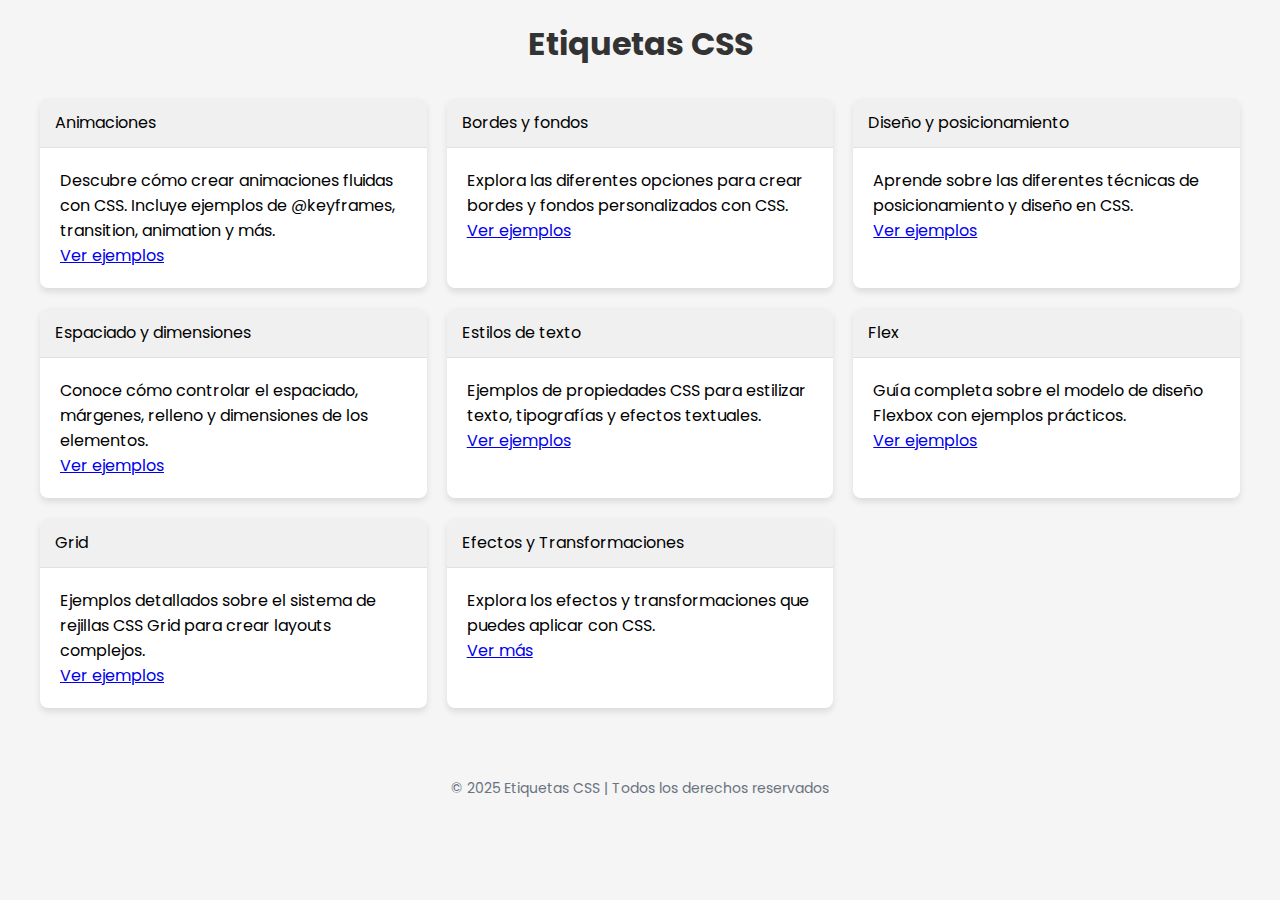
<file: index.html>
<!DOCTYPE html>
<html lang="en">
<head>
    <meta charset="UTF-8">
    <meta name="viewport" content="width=device-width, initial-scale=1.0">
    <title>Etiquetas CSS</title>
    <link rel="stylesheet" href="style.css">
</head>
<body>
    <div class="container">
        <h1>Etiquetas CSS</h1>
        
        <div class="cards-container">
            <div class="card">
                <div class="card-title">Animaciones</div>
                <div class="card-content">
                    <p>Descubre cómo crear animaciones fluidas con CSS. Incluye ejemplos de @keyframes, transition, animation y más.</p>
                    <a href="animaciones.html">Ver ejemplos</a>
                </div>
            </div>
            
            <div class="card">
                <div class="card-title">Bordes y fondos</div>
                <div class="card-content">
                    <p>Explora las diferentes opciones para crear bordes y fondos personalizados con CSS.</p>
                    <a href="bordesyfondos.html">Ver ejemplos</a>
                </div>
            </div>
            
            <div class="card">
                <div class="card-title">Diseño y posicionamiento</div>
                <div class="card-content">
                    <p>Aprende sobre las diferentes técnicas de posicionamiento y diseño en CSS.</p>
                    <a href="diseñoyposi.html">Ver ejemplos</a>
                </div>
            </div>
            
            <div class="card">
                <div class="card-title">Espaciado y dimensiones</div>
                <div class="card-content">
                    <p>Conoce cómo controlar el espaciado, márgenes, relleno y dimensiones de los elementos.</p>
                    <a href="espaciadoydim.html">Ver ejemplos</a>
                </div>
            </div>
            
            <div class="card">
                <div class="card-title">Estilos de texto</div>
                <div class="card-content">
                    <p>Ejemplos de propiedades CSS para estilizar texto, tipografías y efectos textuales.</p>
                    <a href="estilosdetexto.html">Ver ejemplos</a>
                </div>
            </div>
            
            <div class="card">
                <div class="card-title">Flex</div>
                <div class="card-content">
                    <p>Guía completa sobre el modelo de diseño Flexbox con ejemplos prácticos.</p>
                    <a href="flex.html">Ver ejemplos</a>
                </div>
            </div>
            
            <div class="card">
                <div class="card-title">Grid</div>
                <div class="card-content">
                    <p>Ejemplos detallados sobre el sistema de rejillas CSS Grid para crear layouts complejos.</p>
                    <a href="grid.html">Ver ejemplos</a>
                </div>
            </div>
        

            <div class="card">
                <div class="card-title">Efectos y Transformaciones</div>
                <div class="card-content">
                    <p>Explora los efectos y transformaciones que puedes aplicar con CSS.</p>
                    <a href="Efectos/efectos.html">Ver más</a>
                </div>
            </div>
        </div>
    </div>
    
    <footer>
        <p>&copy; 2025 Etiquetas CSS | Todos los derechos reservados</p>
    </footer>
</body>
</html>
</file>
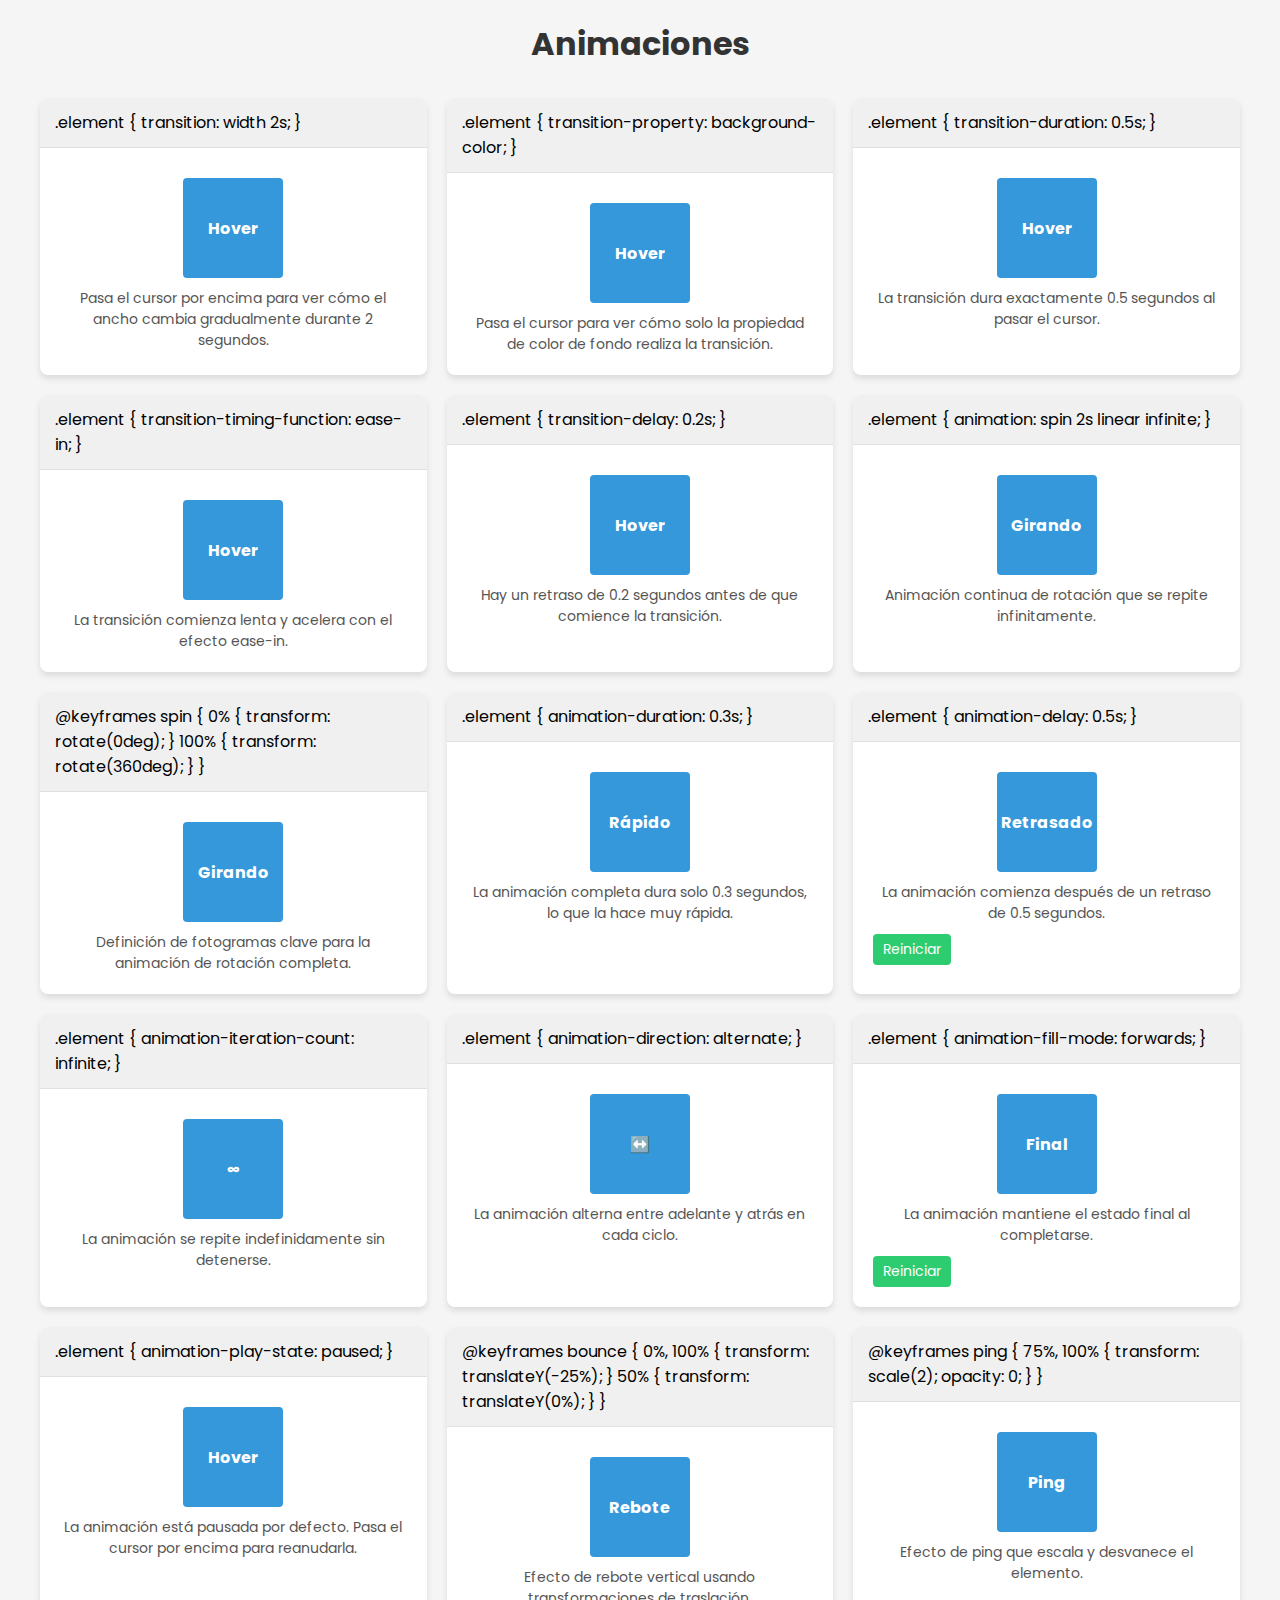
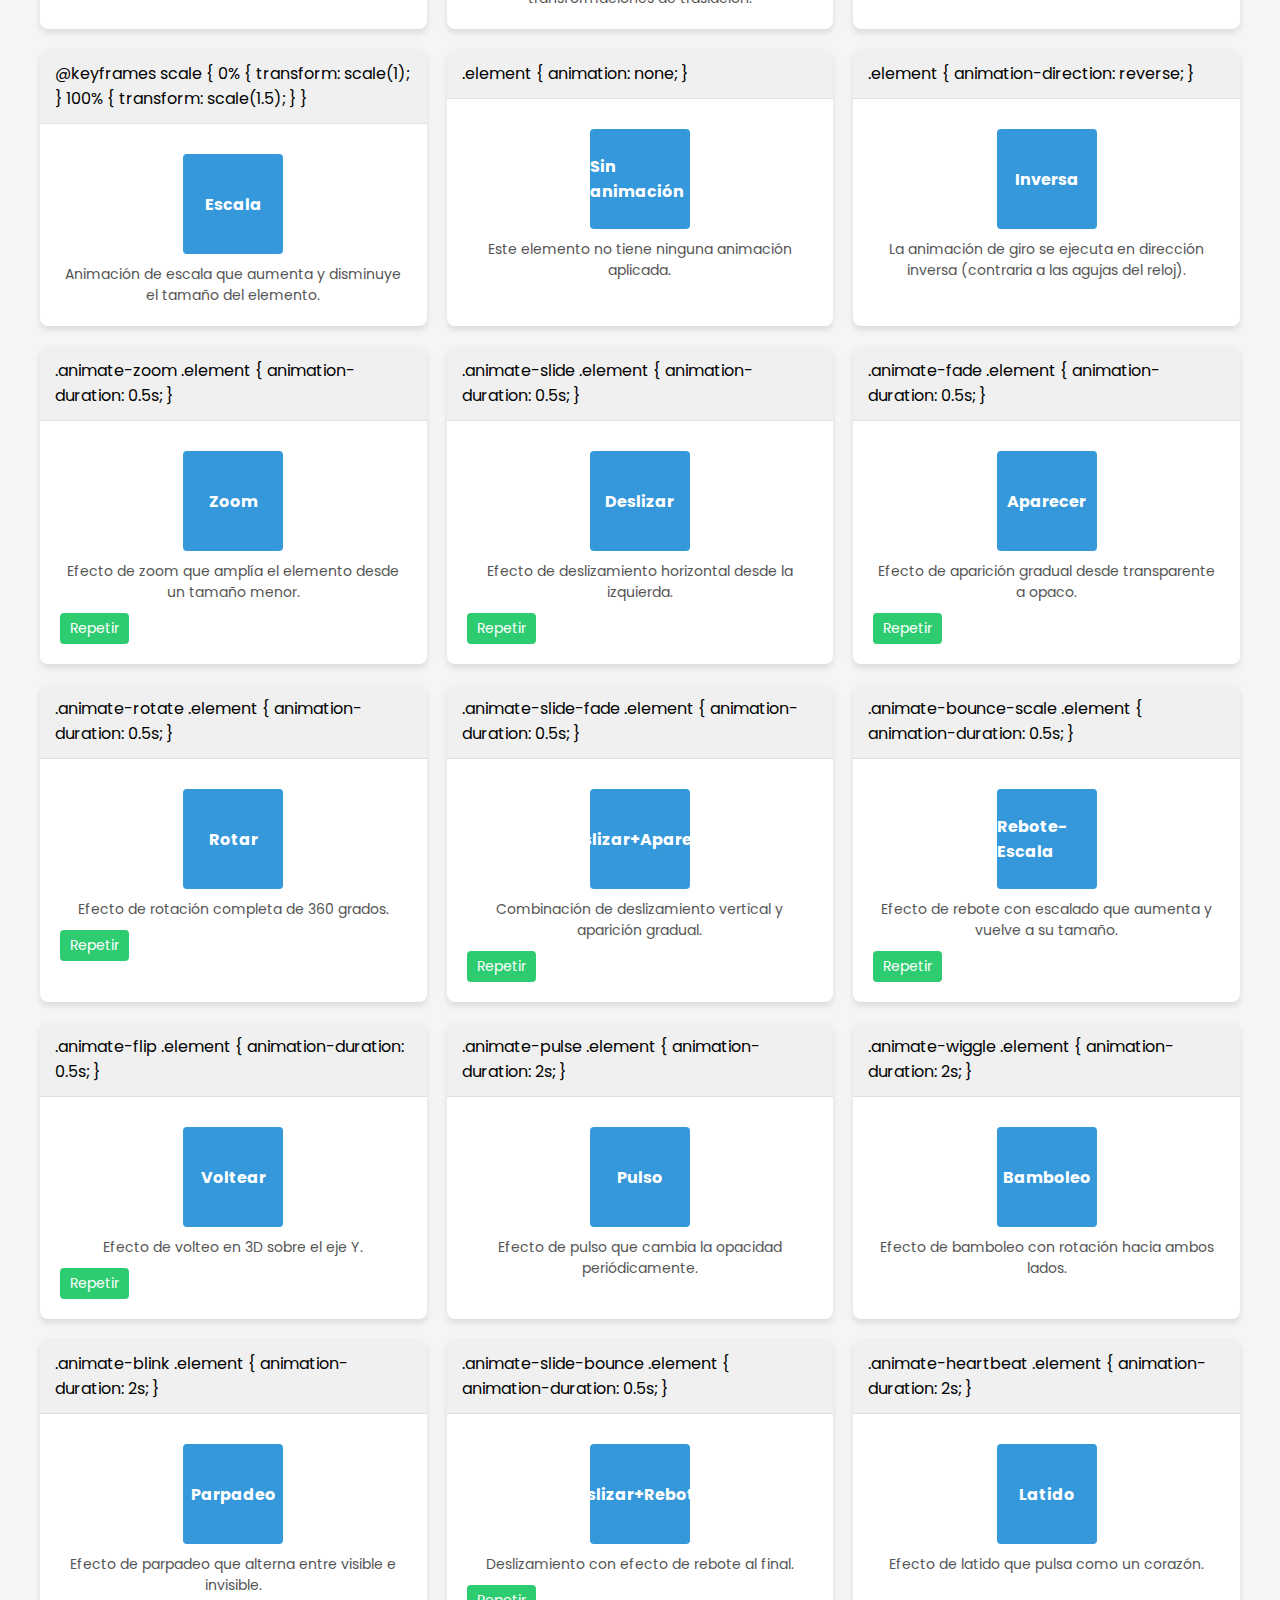
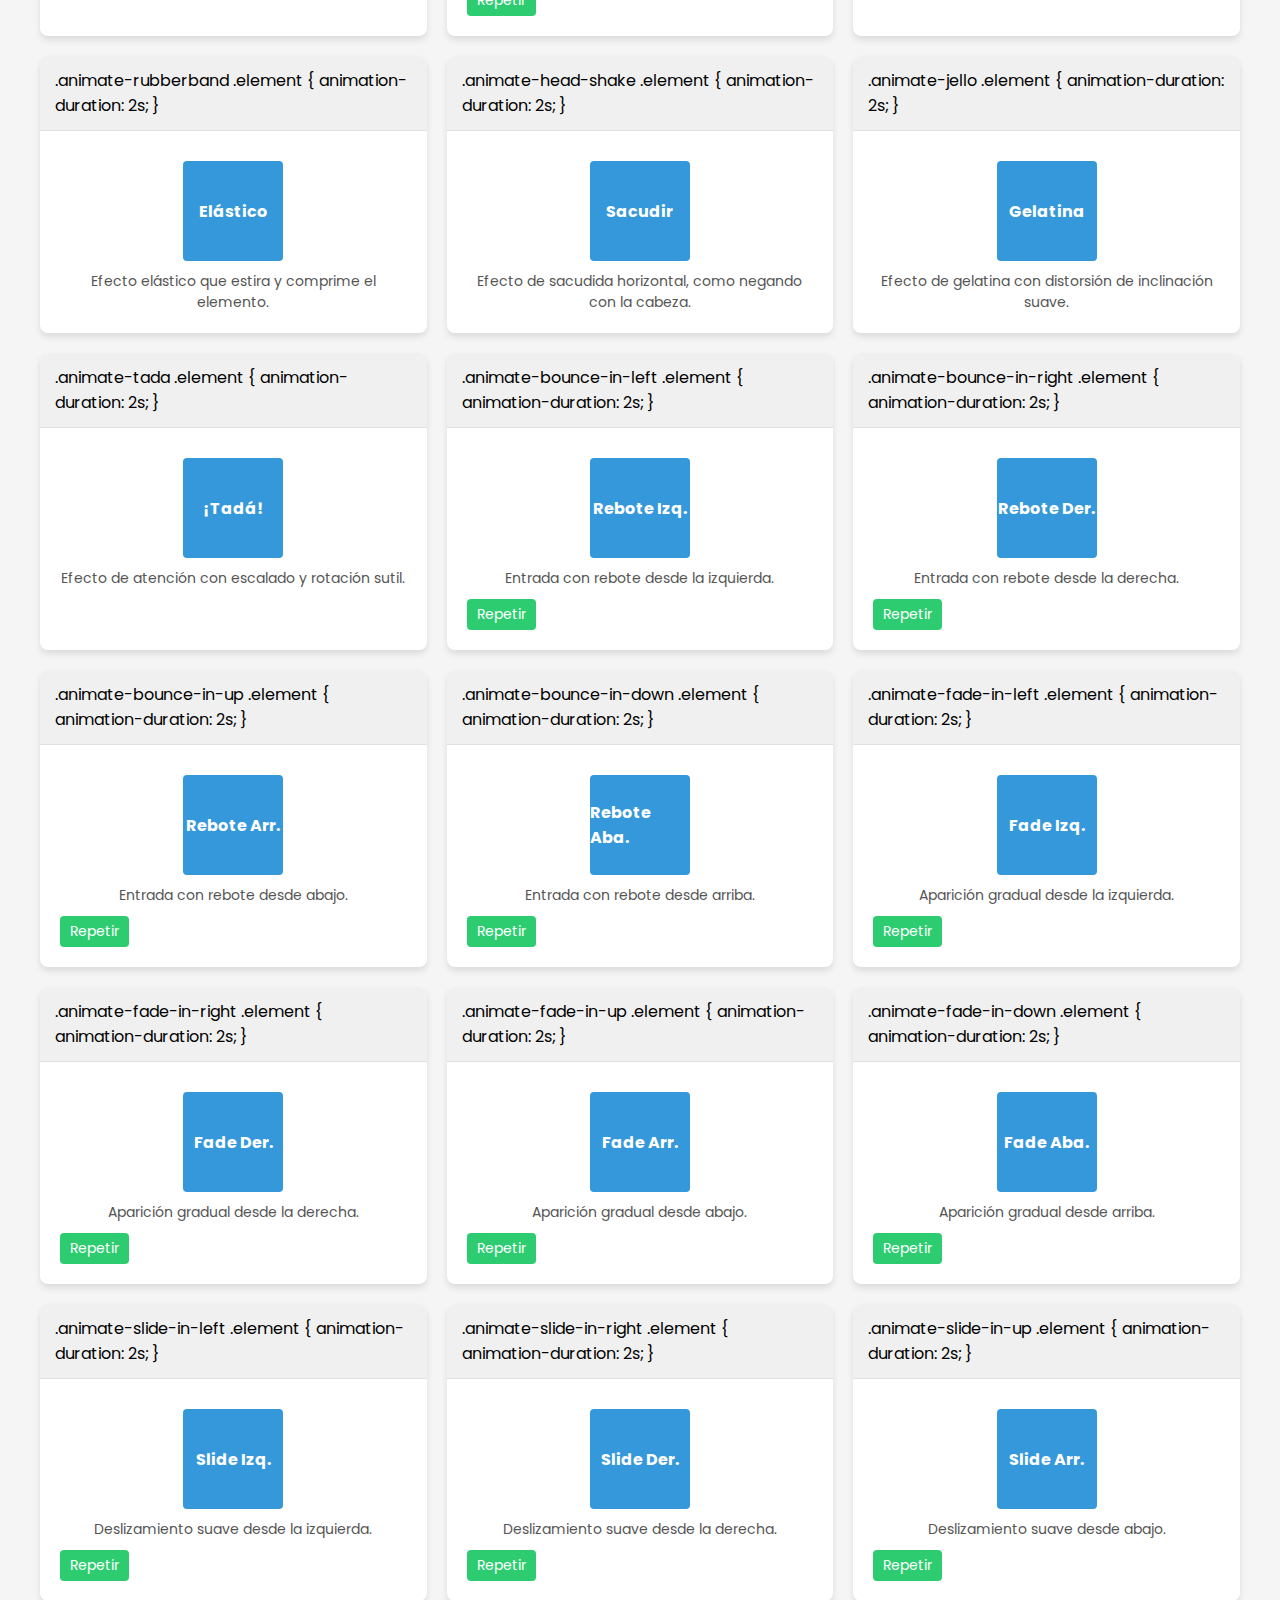
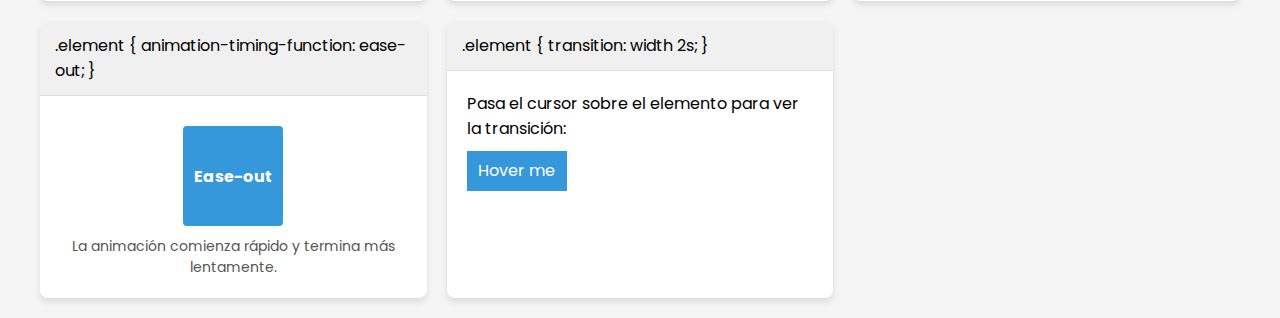
<file: animaciones.html>
<!DOCTYPE html>
<html lang="en">
<head>
    <meta charset="UTF-8">
    <meta name="viewport" content="width=device-width, initial-scale=1.0">
    <title>Etiquetas</title>
    <link rel="stylesheet" href="style.css">
</head>
<body>
    <div class="container">
        <h1>Animaciones</h1>

        <div class="cards-container">
            <!-- Tarjeta: transition (ancho) -->
            <div class="card">
                <div class="card-title">.element { transition: width 2s; }</div>
                <div class="card-content">
                <div class="demo-box transition-width">Hover</div>
                <div class="demo-text">Pasa el cursor por encima para ver cómo el ancho cambia gradualmente durante 2 segundos.</div>
                </div>
            </div>
            
            <!-- Tarjeta: transition-property -->
            <div class="card">
                <div class="card-title">.element { transition-property: background-color; }</div>
                <div class="card-content">
                <div class="demo-box transition-property">Hover</div>
                <div class="demo-text">Pasa el cursor para ver cómo solo la propiedad de color de fondo realiza la transición.</div>
                </div>
            </div>
            
            <!-- Tarjeta: transition-duration -->
            <div class="card">
                <div class="card-title">.element { transition-duration: 0.5s; }</div>
                <div class="card-content">
                <div class="demo-box transition-duration">Hover</div>
                <div class="demo-text">La transición dura exactamente 0.5 segundos al pasar el cursor.</div>
                </div>
            </div>
            
            <!-- Tarjeta: transition-timing-function -->
            <div class="card">
                <div class="card-title">.element { transition-timing-function: ease-in; }</div>
                <div class="card-content">
                <div class="demo-box transition-timing">Hover</div>
                <div class="demo-text">La transición comienza lenta y acelera con el efecto ease-in.</div>
                </div>
            </div>
            
            <!-- Tarjeta: transition-delay -->
            <div class="card">
                <div class="card-title">.element { transition-delay: 0.2s; }</div>
                <div class="card-content">
                <div class="demo-box transition-delay">Hover</div>
                <div class="demo-text">Hay un retraso de 0.2 segundos antes de que comience la transición.</div>
                </div>
            </div>
            
            <!-- Tarjeta: animation básica -->
            <div class="card">
                <div class="card-title">.element { animation: spin 2s linear infinite; }</div>
                <div class="card-content">
                <div class="demo-box animation-basic">Girando</div>
                <div class="demo-text">Animación continua de rotación que se repite infinitamente.</div>
                </div>
            </div>
            
            <!-- Tarjeta: keyframes spin -->
            <div class="card">
                <div class="card-title">@keyframes spin { 0% { transform: rotate(0deg); } 100% { transform: rotate(360deg); } }</div>
                <div class="card-content">
                <div class="demo-box animation-basic">Girando</div>
                <div class="demo-text">Definición de fotogramas clave para la animación de rotación completa.</div>
                </div>
            </div>
            
            <!-- Tarjeta: animation-duration -->
            <div class="card">
                <div class="card-title">.element { animation-duration: 0.3s; }</div>
                <div class="card-content">
                <div class="demo-box animation-duration">Rápido</div>
                <div class="demo-text">La animación completa dura solo 0.3 segundos, lo que la hace muy rápida.</div>
                </div>
            </div>
            
            <!-- Tarjeta: animation-delay -->
            <div class="card">
                <div class="card-title">.element { animation-delay: 0.5s; }</div>
                <div class="card-content">
                <div class="demo-box animation-delay">Retrasado</div>
                <div class="demo-text">La animación comienza después de un retraso de 0.5 segundos.</div>
                <button class="play-button" onclick="this.previousElementSibling.previousElementSibling.style.animationName = 'none'; setTimeout(() => this.previousElementSibling.previousElementSibling.style.animationName = 'spin', 10);">Reiniciar</button>
                </div>
            </div>
            
            <!-- Tarjeta: animation-iteration-count -->
            <div class="card">
                <div class="card-title">.element { animation-iteration-count: infinite; }</div>
                <div class="card-content">
                <div class="demo-box animation-iteration">∞</div>
                <div class="demo-text">La animación se repite indefinidamente sin detenerse.</div>
                </div>
            </div>
            
            <!-- Tarjeta: animation-direction -->
            <div class="card">
                <div class="card-title">.element { animation-direction: alternate; }</div>
                <div class="card-content">
                <div class="demo-box animation-direction-alternate">↔️</div>
                <div class="demo-text">La animación alterna entre adelante y atrás en cada ciclo.</div>
                </div>
            </div>
            
            <!-- Tarjeta: animation-fill-mode -->
            <div class="card">
                <div class="card-title">.element { animation-fill-mode: forwards; }</div>
                <div class="card-content">
                <div class="demo-box animation-fill-forwards">Final</div>
                <div class="demo-text">La animación mantiene el estado final al completarse.</div>
                <button class="play-button" onclick="this.previousElementSibling.previousElementSibling.style.animationName = 'none'; setTimeout(() => this.previousElementSibling.previousElementSibling.style.animationName = 'spin', 10);">Reiniciar</button>
                </div>
            </div>
            
            <!-- Tarjeta: animation-play-state -->
            <div class="card">
                <div class="card-title">.element { animation-play-state: paused; }</div>
                <div class="card-content">
                <div class="demo-box animation-play-paused">Hover</div>
                <div class="demo-text">La animación está pausada por defecto. Pasa el cursor por encima para reanudarla.</div>
                </div>
            </div>
            
            <!-- Tarjeta: keyframes bounce -->
            <div class="card">
                <div class="card-title">@keyframes bounce { 0%, 100% { transform: translateY(-25%); } 50% { transform: translateY(0%); } }</div>
                <div class="card-content">
                <div class="demo-box animation-bounce">Rebote</div>
                <div class="demo-text">Efecto de rebote vertical usando transformaciones de traslación.</div>
                </div>
            </div>
            
            <!-- Tarjeta: keyframes ping -->
            <div class="card">
                <div class="card-title">@keyframes ping { 75%, 100% { transform: scale(2); opacity: 0; } }</div>
                <div class="card-content">
                <div class="demo-box animation-ping">Ping</div>
                <div class="demo-text">Efecto de ping que escala y desvanece el elemento.</div>
                </div>
            </div>
            
            <!-- Tarjeta: keyframes scale -->
            <div class="card">
                <div class="card-title">@keyframes scale { 0% { transform: scale(1); } 100% { transform: scale(1.5); } }</div>
                <div class="card-content">
                <div class="demo-box animation-scale">Escala</div>
                <div class="demo-text">Animación de escala que aumenta y disminuye el tamaño del elemento.</div>
                </div>
            </div>
            
            <!-- Tarjeta: animation: none -->
            <div class="card">
                <div class="card-title">.element { animation: none; }</div>
                <div class="card-content">
                <div class="demo-box animation-none">Sin animación</div>
                <div class="demo-text">Este elemento no tiene ninguna animación aplicada.</div>
                </div>
            </div>
            
            <!-- Tarjeta: animation-direction: reverse -->
            <div class="card">
                <div class="card-title">.element { animation-direction: reverse; }</div>
                <div class="card-content">
                <div class="demo-box animation-reverse">Inversa</div>
                <div class="demo-text">La animación de giro se ejecuta en dirección inversa (contraria a las agujas del reloj).</div>
                </div>
            </div>
            
            <!-- Tarjeta: animate-zoom -->
            <div class="card">
                <div class="card-title">.animate-zoom .element { animation-duration: 0.5s; }</div>
                <div class="card-content">
                <div class="demo-box animate-zoom">Zoom</div>
                <div class="demo-text">Efecto de zoom que amplía el elemento desde un tamaño menor.</div>
                <button class="play-button" onclick="this.previousElementSibling.previousElementSibling.style.animationName = 'none'; setTimeout(() => this.previousElementSibling.previousElementSibling.style.animationName = 'zoom', 10);">Repetir</button>
                </div>
            </div>
            
            <!-- Tarjeta: animate-slide -->
            <div class="card">
                <div class="card-title">.animate-slide .element { animation-duration: 0.5s; }</div>
                <div class="card-content">
                <div class="demo-box animate-slide">Deslizar</div>
                <div class="demo-text">Efecto de deslizamiento horizontal desde la izquierda.</div>
                <button class="play-button" onclick="this.previousElementSibling.previousElementSibling.style.animationName = 'none'; setTimeout(() => this.previousElementSibling.previousElementSibling.style.animationName = 'slide', 10);">Repetir</button>
                </div>
            </div>
            
            <!-- Tarjeta: animate-fade -->
            <div class="card">
                <div class="card-title">.animate-fade .element { animation-duration: 0.5s; }</div>
                <div class="card-content">
                <div class="demo-box animate-fade">Aparecer</div>
                <div class="demo-text">Efecto de aparición gradual desde transparente a opaco.</div>
                <button class="play-button" onclick="this.previousElementSibling.previousElementSibling.style.animationName = 'none'; setTimeout(() => this.previousElementSibling.previousElementSibling.style.animationName = 'fade', 10);">Repetir</button>
                </div>
            </div>
            
            <!-- Tarjeta: animate-rotate -->
            <div class="card">
                <div class="card-title">.animate-rotate .element { animation-duration: 0.5s; }</div>
                <div class="card-content">
                <div class="demo-box animate-rotate">Rotar</div>
                <div class="demo-text">Efecto de rotación completa de 360 grados.</div>
                <button class="play-button" onclick="this.previousElementSibling.previousElementSibling.style.animationName = 'none'; setTimeout(() => this.previousElementSibling.previousElementSibling.style.animationName = 'rotate', 10);">Repetir</button>
                </div>
            </div>
            
            <!-- Tarjeta: animate-slide-fade -->
            <div class="card">
                <div class="card-title">.animate-slide-fade .element { animation-duration: 0.5s; }</div>
                <div class="card-content">
                <div class="demo-box animate-slide-fade">Deslizar+Aparecer</div>
                <div class="demo-text">Combinación de deslizamiento vertical y aparición gradual.</div>
                <button class="play-button" onclick="this.previousElementSibling.previousElementSibling.style.animationName = 'none'; setTimeout(() => this.previousElementSibling.previousElementSibling.style.animationName = 'slideFade', 10);">Repetir</button>
                </div>
            </div>
            
            <!-- Tarjeta: animate-bounce-scale -->
            <div class="card">
                <div class="card-title">.animate-bounce-scale .element { animation-duration: 0.5s; }</div>
                <div class="card-content">
                <div class="demo-box animate-bounce-scale">Rebote-Escala</div>
                <div class="demo-text">Efecto de rebote con escalado que aumenta y vuelve a su tamaño.</div>
                <button class="play-button" onclick="this.previousElementSibling.previousElementSibling.style.animationName = 'none'; setTimeout(() => this.previousElementSibling.previousElementSibling.style.animationName = 'bounceScale', 10);">Repetir</button>
                </div>
            </div>
            
            <!-- Tarjeta: animate-flip -->
            <div class="card">
                <div class="card-title">.animate-flip .element { animation-duration: 0.5s; }</div>
                <div class="card-content">
                <div class="demo-box animate-flip">Voltear</div>
                <div class="demo-text">Efecto de volteo en 3D sobre el eje Y.</div>
                <button class="play-button" onclick="this.previousElementSibling.previousElementSibling.style.animationName = 'none'; setTimeout(() => this.previousElementSibling.previousElementSibling.style.animationName = 'flip', 10);">Repetir</button>
                </div>
            </div>
            
            <!-- Tarjeta: animate-pulse -->
            <div class="card">
                <div class="card-title">.animate-pulse .element { animation-duration: 2s; }</div>
                <div class="card-content">
                <div class="demo-box animate-pulse">Pulso</div>
                <div class="demo-text">Efecto de pulso que cambia la opacidad periódicamente.</div>
                </div>
            </div>
            
            <!-- Tarjeta: animate-wiggle -->
            <div class="card">
                <div class="card-title">.animate-wiggle .element { animation-duration: 2s; }</div>
                <div class="card-content">
                <div class="demo-box animate-wiggle">Bamboleo</div>
                <div class="demo-text">Efecto de bamboleo con rotación hacia ambos lados.</div>
                </div>
            </div>

            <!-- Tarjeta: animate-blink -->
        <div class="card">
            <div class="card-title">.animate-blink .element { animation-duration: 2s; }</div>
            <div class="card-content">
            <div class="demo-box animate-blink">Parpadeo</div>
            <div class="demo-text">Efecto de parpadeo que alterna entre visible e invisible.</div>
            </div>
        </div>
        
        <!-- Tarjeta: animate-slide-bounce -->
        <div class="card">
            <div class="card-title">.animate-slide-bounce .element { animation-duration: 0.5s; }</div>
            <div class="card-content">
            <div class="demo-box animate-slide-bounce">Deslizar+Rebotar</div>
            <div class="demo-text">Deslizamiento con efecto de rebote al final.</div>
            <button class="play-button" onclick="this.previousElementSibling.previousElementSibling.style.animationName = 'none'; setTimeout(() => this.previousElementSibling.previousElementSibling.style.animationName = 'slideBounce', 10);">Repetir</button>
            </div>
        </div>
        
        <!-- Tarjeta: animate-heartbeat -->
        <div class="card">
            <div class="card-title">.animate-heartbeat .element { animation-duration: 2s; }</div>
            <div class="card-content">
            <div class="demo-box animate-heartbeat">Latido</div>
            <div class="demo-text">Efecto de latido que pulsa como un corazón.</div>
            </div>
        </div>
        
        <!-- Tarjeta: animate-rubberband -->
        <div class="card">
            <div class="card-title">.animate-rubberband .element { animation-duration: 2s; }</div>
            <div class="card-content">
            <div class="demo-box animate-rubberband">Elástico</div>
            <div class="demo-text">Efecto elástico que estira y comprime el elemento.</div>
            </div>
        </div>
        
        <!-- Tarjeta: animate-head-shake -->
        <div class="card">
            <div class="card-title">.animate-head-shake .element { animation-duration: 2s; }</div>
            <div class="card-content">
            <div class="demo-box animate-head-shake">Sacudir</div>
            <div class="demo-text">Efecto de sacudida horizontal, como negando con la cabeza.</div>
            </div>
        </div>
        
        <!-- Tarjeta: animate-jello -->
        <div class="card">
            <div class="card-title">.animate-jello .element { animation-duration: 2s; }</div>
            <div class="card-content">
            <div class="demo-box animate-jello">Gelatina</div>
            <div class="demo-text">Efecto de gelatina con distorsión de inclinación suave.</div>
            </div>
        </div>
        
        <!-- Tarjeta: animate-tada -->
        <div class="card">
            <div class="card-title">.animate-tada .element { animation-duration: 2s; }</div>
            <div class="card-content">
            <div class="demo-box animate-tada">¡Tadá!</div>
            <div class="demo-text">Efecto de atención con escalado y rotación sutil.</div>
            </div>
        </div>
        
        <!-- Tarjeta: animate-bounce-in-left -->
        <div class="card">
            <div class="card-title">.animate-bounce-in-left .element { animation-duration: 2s; }</div>
            <div class="card-content">
            <div class="demo-box animate-bounce-in-left">Rebote Izq.</div>
            <div class="demo-text">Entrada con rebote desde la izquierda.</div>
            <button class="play-button" onclick="this.previousElementSibling.previousElementSibling.style.animationName = 'none'; setTimeout(() => this.previousElementSibling.previousElementSibling.style.animationName = 'bounceInLeft', 10);">Repetir</button>
            </div>
        </div>
        
        <!-- Tarjeta: animate-bounce-in-right -->
        <div class="card">
            <div class="card-title">.animate-bounce-in-right .element { animation-duration: 2s; }</div>
            <div class="card-content">
            <div class="demo-box animate-bounce-in-right">Rebote Der.</div>
            <div class="demo-text">Entrada con rebote desde la derecha.</div>
            <button class="play-button" onclick="this.previousElementSibling.previousElementSibling.style.animationName = 'none'; setTimeout(() => this.previousElementSibling.previousElementSibling.style.animationName = 'bounceInRight', 10);">Repetir</button>
            </div>
        </div>
        
        <!-- Tarjeta: animate-bounce-in-up -->
        <div class="card">
            <div class="card-title">.animate-bounce-in-up .element { animation-duration: 2s; }</div>
            <div class="card-content">
            <div class="demo-box animate-bounce-in-up">Rebote Arr.</div>
            <div class="demo-text">Entrada con rebote desde abajo.</div>
            <button class="play-button" onclick="this.previousElementSibling.previousElementSibling.style.animationName = 'none'; setTimeout(() => this.previousElementSibling.previousElementSibling.style.animationName = 'bounceInUp', 10);">Repetir</button>
            </div>
        </div>
        
        <!-- Tarjeta: animate-bounce-in-down -->
        <div class="card">
            <div class="card-title">.animate-bounce-in-down .element { animation-duration: 2s; }</div>
            <div class="card-content">
            <div class="demo-box animate-bounce-in-down">Rebote Aba.</div>
            <div class="demo-text">Entrada con rebote desde arriba.</div>
            <button class="play-button" onclick="this.previousElementSibling.previousElementSibling.style.animationName = 'none'; setTimeout(() => this.previousElementSibling.previousElementSibling.style.animationName = 'bounceInDown', 10);">Repetir</button>
            </div>
        </div>
        
        <!-- Tarjeta: animate-fade-in-left -->
        <div class="card">
            <div class="card-title">.animate-fade-in-left .element { animation-duration: 2s; }</div>
            <div class="card-content">
            <div class="demo-box animate-fade-in-left">Fade Izq.</div>
            <div class="demo-text">Aparición gradual desde la izquierda.</div>
            <button class="play-button" onclick="this.previousElementSibling.previousElementSibling.style.animationName = 'none'; setTimeout(() => this.previousElementSibling.previousElementSibling.style.animationName = 'fadeInLeft', 10);">Repetir</button>
            </div>
        </div>
        
        <!-- Tarjeta: animate-fade-in-right -->
        <div class="card">
            <div class="card-title">.animate-fade-in-right .element { animation-duration: 2s; }</div>
            <div class="card-content">
            <div class="demo-box animate-fade-in-right">Fade Der.</div>
            <div class="demo-text">Aparición gradual desde la derecha.</div>
            <button class="play-button" onclick="this.previousElementSibling.previousElementSibling.style.animationName = 'none'; setTimeout(() => this.previousElementSibling.previousElementSibling.style.animationName = 'fadeInRight', 10);">Repetir</button>
            </div>
        </div>
        
        <!-- Tarjeta: animate-fade-in-up -->
        <div class="card">
            <div class="card-title">.animate-fade-in-up .element { animation-duration: 2s; }</div>
            <div class="card-content">
            <div class="demo-box animate-fade-in-up">Fade Arr.</div>
            <div class="demo-text">Aparición gradual desde abajo.</div>
            <button class="play-button" onclick="this.previousElementSibling.previousElementSibling.style.animationName = 'none'; setTimeout(() => this.previousElementSibling.previousElementSibling.style.animationName = 'fadeInUp', 10);">Repetir</button>
            </div>
        </div>
        
        <!-- Tarjeta: animate-fade-in-down -->
        <div class="card">
            <div class="card-title">.animate-fade-in-down .element { animation-duration: 2s; }</div>
            <div class="card-content">
            <div class="demo-box animate-fade-in-down">Fade Aba.</div>
            <div class="demo-text">Aparición gradual desde arriba.</div>
            <button class="play-button" onclick="this.previousElementSibling.previousElementSibling.style.animationName = 'none'; setTimeout(() => this.previousElementSibling.previousElementSibling.style.animationName = 'fadeInDown', 10);">Repetir</button>
            </div>
        </div>
        
        <!-- Tarjeta: animate-slide-in-left -->
        <div class="card">
            <div class="card-title">.animate-slide-in-left .element { animation-duration: 2s; }</div>
            <div class="card-content">
            <div class="demo-box animate-slide-in-left">Slide Izq.</div>
            <div class="demo-text">Deslizamiento suave desde la izquierda.</div>
            <button class="play-button" onclick="this.previousElementSibling.previousElementSibling.style.animationName = 'none'; setTimeout(() => this.previousElementSibling.previousElementSibling.style.animationName = 'slideInLeft', 10);">Repetir</button>
            </div>
        </div>
        
        <!-- Tarjeta: animate-slide-in-right -->
        <div class="card">
            <div class="card-title">.animate-slide-in-right .element { animation-duration: 2s; }</div>
            <div class="card-content">
            <div class="demo-box animate-slide-in-right">Slide Der.</div>
            <div class="demo-text">Deslizamiento suave desde la derecha.</div>
            <button class="play-button" onclick="this.previousElementSibling.previousElementSibling.style.animationName = 'none'; setTimeout(() => this.previousElementSibling.previousElementSibling.style.animationName = 'slideInRight', 10);">Repetir</button>
            </div>
        </div>
        
        <!-- Tarjeta: animate-slide-in-up -->
        <div class="card">
            <div class="card-title">.animate-slide-in-up .element { animation-duration: 2s; }</div>
            <div class="card-content">
            <div class="demo-box animate-slide-in-up">Slide Arr.</div>
            <div class="demo-text">Deslizamiento suave desde abajo.</div>
            <button class="play-button" onclick="this.previousElementSibling.previousElementSibling.style.animationName = 'none'; setTimeout(() => this.previousElementSibling.previousElementSibling.style.animationName = 'slideInUp', 10);">Repetir</button>
            </div>
        </div>
        
        <!-- Tarjeta: animation-timing-function -->
        <div class="card">
            <div class="card-title">.element { animation-timing-function: ease-out; }</div>
            <div class="card-content">
            <div class="demo-box animation-timing-easeout">Ease-out</div>
            <div class="demo-text">La animación comienza rápido y termina más lentamente.</div>
            </div>
        </div>

        <!-- Tarjeta: transition: width 2s (CORREGIDA) -->
        <div class="card">
            <div class="card-title">.element { transition: width 2s; }</div>
            <div class="card-content">
            <p>Pasa el cursor sobre el elemento para ver la transición:</p>
            <div class="transition-width-corrected">Hover me</div>
            </div>
        </div>
    </div>
</body>
</html>
</file>
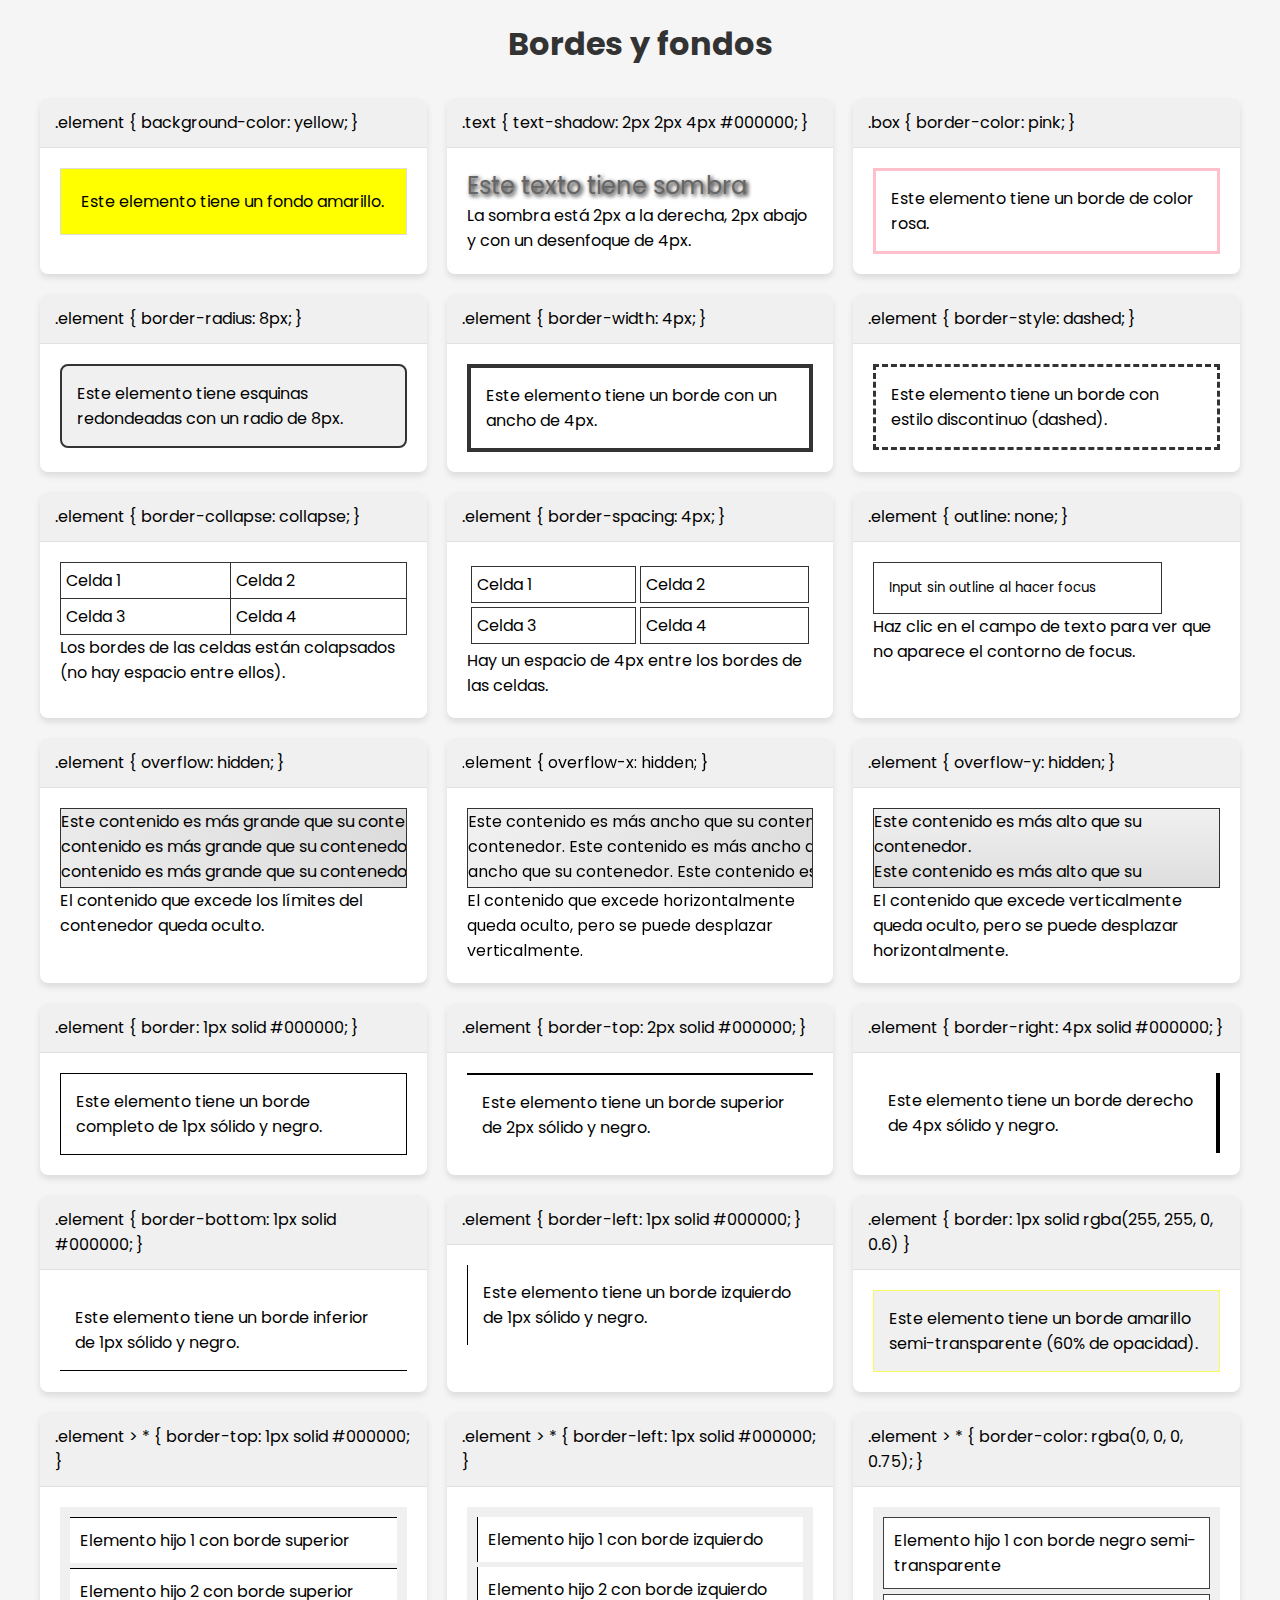
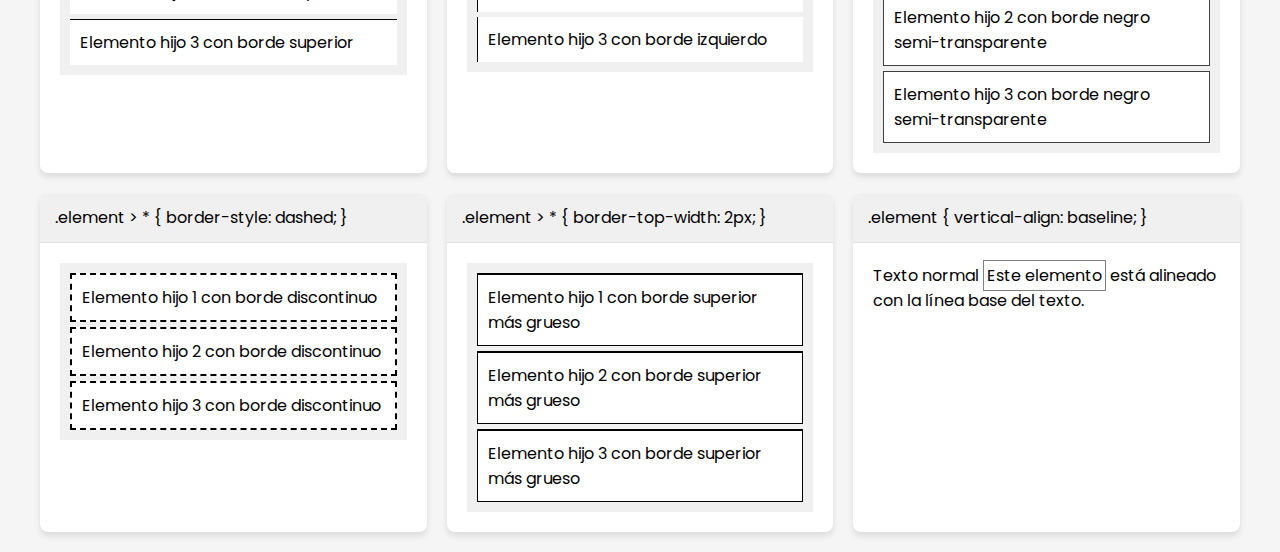
<file: bordesyfondos.html>
<!DOCTYPE html>
<html lang="en">
<head>
    <meta charset="UTF-8">
    <meta name="viewport" content="width=device-width, initial-scale=1.0">
    <title>Bordes y Fondos</title>
    <link rel="stylesheet" href="style.css">
</head>
<body>
    <div class="container">
        <h1>Bordes y fondos</h1>
        <div class="cards-container">
            <!-- Tarjeta: background-color -->
        <div class="card">
            <div class="card-title">.element { background-color: yellow; }</div>
            <div class="card-content">
                <div class="background-color-yellow">
                    Este elemento tiene un fondo amarillo.
                </div>
            </div>
        </div>

        <!-- Tarjeta: text-shadow -->
        <div class="card">
            <div class="card-title">.text { text-shadow: 2px 2px 4px #000000; }</div>
            <div class="card-content">
                <p class="text-shadow">Este texto tiene sombra</p>
                <p>La sombra está 2px a la derecha, 2px abajo y con un desenfoque de 4px.</p>
            </div>
        </div>

        <!-- Tarjeta: border-color -->
        <div class="card">
            <div class="card-title">.box { border-color: pink; }</div>
            <div class="card-content">
                <div class="border-color-pink">
                    Este elemento tiene un borde de color rosa.
                </div>
            </div>
        </div>

        <!-- Tarjeta: border-radius -->
        <div class="card">
            <div class="card-title">.element { border-radius: 8px; }</div>
            <div class="card-content">
                <div class="border-radius-8px">
                    Este elemento tiene esquinas redondeadas con un radio de 8px.
                </div>
            </div>
        </div>

        <!-- Tarjeta: border-width -->
        <div class="card">
            <div class="card-title">.element { border-width: 4px; }</div>
            <div class="card-content">
                <div class="border-width-4px">
                    Este elemento tiene un borde con un ancho de 4px.
                </div>
            </div>
        </div>

        <!-- Tarjeta: border-style -->
        <div class="card">
            <div class="card-title">.element { border-style: dashed; }</div>
            <div class="card-content">
                <div class="border-style-dashed">
                    Este elemento tiene un borde con estilo discontinuo (dashed).
                </div>
            </div>
        </div>

        <!-- Tarjeta: border-collapse -->
        <div class="card">
            <div class="card-title">.element { border-collapse: collapse; }</div>
            <div class="card-content">
                <table class="border-collapse-example">
                    <tr>
                        <td style="border: 1px solid #333; padding: 5px;">Celda 1</td>
                        <td style="border: 1px solid #333; padding: 5px;">Celda 2</td>
                    </tr>
                    <tr>
                        <td style="border: 1px solid #333; padding: 5px;">Celda 3</td>
                        <td style="border: 1px solid #333; padding: 5px;">Celda 4</td>
                    </tr>
                </table>
                <p>Los bordes de las celdas están colapsados (no hay espacio entre ellos).</p>
            </div>
        </div>

        <!-- Tarjeta: border-spacing -->
        <div class="card">
            <div class="card-title">.element { border-spacing: 4px; }</div>
            <div class="card-content">
                <table class="border-spacing-example">
                    <tr>
                        <td style="border: 1px solid #333; padding: 5px;">Celda 1</td>
                        <td style="border: 1px solid #333; padding: 5px;">Celda 2</td>
                    </tr>
                    <tr>
                        <td style="border: 1px solid #333; padding: 5px;">Celda 3</td>
                        <td style="border: 1px solid #333; padding: 5px;">Celda 4</td>
                    </tr>
                </table>
                <p>Hay un espacio de 4px entre los bordes de las celdas.</p>
            </div>
        </div>

        <!-- Tarjeta: outline -->
        <div class="card">
            <div class="card-title">.element { outline: none; }</div>
            <div class="card-content">
                <input type="text" value="Input sin outline al hacer focus" class="outline-none">
                <p>Haz clic en el campo de texto para ver que no aparece el contorno de focus.</p>
            </div>
        </div>

        <!-- Tarjeta: overflow -->
        <div class="card">
            <div class="card-title">.element { overflow: hidden; }</div>
            <div class="card-content">
                <div class="overflow-container">
                    <div class="both-directions">
                        Este contenido es más grande que su contenedor tanto en ancho como en alto.
                        Este contenido es más grande que su contenedor tanto en ancho como en alto.
                        Este contenido es más grande que su contenedor tanto en ancho como en alto.
                        Este contenido es más grande que su contenedor tanto en ancho como en alto.
                    </div>
                </div>
                <p>El contenido que excede los límites del contenedor queda oculto.</p>
            </div>
        </div>

        <!-- Tarjeta: overflow-x -->
        <div class="card">
            <div class="card-title">.element { overflow-x: hidden; }</div>
            <div class="card-content">
                <div class="overflow-x-container">
                    <div class="long-content">
                        Este contenido es más ancho que su contenedor. Este contenido es más ancho que su contenedor.
                        Este contenido es más ancho que su contenedor. Este contenido es más ancho que su contenedor.
                        Este contenido es más ancho que su contenedor. Este contenido es más ancho que su contenedor.
                    </div>
                </div>
                <p>El contenido que excede horizontalmente queda oculto, pero se puede desplazar verticalmente.</p>
            </div>
        </div>

        <!-- Tarjeta: overflow-y -->
        <div class="card">
            <div class="card-title">.element { overflow-y: hidden; }</div>
            <div class="card-content">
                <div class="overflow-y-container">
                    <div class="tall-content">
                        Este contenido es más alto que su contenedor.<br>
                        Este contenido es más alto que su contenedor.<br>
                        Este contenido es más alto que su contenedor.<br>
                        Este contenido es más alto que su contenedor.<br>
                        Este contenido es más alto que su contenedor.<br>
                        Este contenido es más alto que su contenedor.<br>
                    </div>
                </div>
                <p>El contenido que excede verticalmente queda oculto, pero se puede desplazar horizontalmente.</p>
            </div>
        </div>

        <!-- Tarjeta: border -->
        <div class="card">
            <div class="card-title">.element { border: 1px solid #000000; }</div>
            <div class="card-content">
                <div class="border-regular">
                    Este elemento tiene un borde completo de 1px sólido y negro.
                </div>
            </div>
        </div>

        <!-- Tarjeta: border-top -->
        <div class="card">
            <div class="card-title">.element { border-top: 2px solid #000000; }</div>
            <div class="card-content">
                <div class="border-top">
                    Este elemento tiene un borde superior de 2px sólido y negro.
                </div>
            </div>
        </div>

        <!-- Tarjeta: border-right -->
        <div class="card">
            <div class="card-title">.element { border-right: 4px solid #000000; }</div>
            <div class="card-content">
                <div class="border-right">
                    Este elemento tiene un borde derecho de 4px sólido y negro.
                </div>
            </div>
        </div>

        <!-- Tarjeta: border-bottom -->
        <div class="card">
            <div class="card-title">.element { border-bottom: 1px solid #000000; }</div>
            <div class="card-content">
                <div class="border-bottom">
                    Este elemento tiene un borde inferior de 1px sólido y negro.
                </div>
            </div>
        </div>

        <!-- Tarjeta: border-left -->
        <div class="card">
            <div class="card-title">.element { border-left: 1px solid #000000; }</div>
            <div class="card-content">
                <div class="border-left">
                    Este elemento tiene un borde izquierdo de 1px sólido y negro.
                </div>
            </div>
        </div>

        <!-- Tarjeta: border con rgba -->
        <div class="card">
            <div class="card-title">.element { border: 1px solid rgba(255, 255, 0, 0.6) }</div>
            <div class="card-content">
                <div class="border-rgba">
                    Este elemento tiene un borde amarillo semi-transparente (60% de opacidad).
                </div>
            </div>
        </div>

        <!-- Tarjeta: border-top para hijos -->
        <div class="card">
            <div class="card-title">.element > * { border-top: 1px solid #000000; }</div>
            <div class="card-content">
                <div class="parent-border children-top-border">
                    <div>Elemento hijo 1 con borde superior</div>
                    <div>Elemento hijo 2 con borde superior</div>
                    <div>Elemento hijo 3 con borde superior</div>
                </div>
            </div>
        </div>

        <!-- Tarjeta: border-left para hijos -->
        <div class="card">
            <div class="card-title">.element > * { border-left: 1px solid #000000; }</div>
            <div class="card-content">
                <div class="parent-border children-left-border">
                    <div>Elemento hijo 1 con borde izquierdo</div>
                    <div>Elemento hijo 2 con borde izquierdo</div>
                    <div>Elemento hijo 3 con borde izquierdo</div>
                </div>
            </div>
        </div>

        <!-- Tarjeta: border-color para hijos -->
        <div class="card">
            <div class="card-title">.element > * { border-color: rgba(0, 0, 0, 0.75); }</div>
            <div class="card-content">
                <div class="parent-border children-border-color">
                    <div>Elemento hijo 1 con borde negro semi-transparente</div>
                    <div>Elemento hijo 2 con borde negro semi-transparente</div>
                    <div>Elemento hijo 3 con borde negro semi-transparente</div>
                </div>
            </div>
        </div>

        <!-- Tarjeta: border-style para hijos -->
        <div class="card">
            <div class="card-title">.element > * { border-style: dashed; }</div>
            <div class="card-content">
                <div class="parent-border children-border-style">
                    <div>Elemento hijo 1 con borde discontinuo</div>
                    <div>Elemento hijo 2 con borde discontinuo</div>
                    <div>Elemento hijo 3 con borde discontinuo</div>
                </div>
            </div>
        </div>

        <!-- Tarjeta: border-top-width para hijos -->
        <div class="card">
            <div class="card-title">.element > * { border-top-width: 2px; }</div>
            <div class="card-content">
                <div class="parent-border children-top-width">
                    <div>Elemento hijo 1 con borde superior más grueso</div>
                    <div>Elemento hijo 2 con borde superior más grueso</div>
                    <div>Elemento hijo 3 con borde superior más grueso</div>
                </div>
            </div>
        </div>

        <!-- Tarjeta: vertical-align (ejemplo base) -->
        <div class="card">
            <div class="card-title">.element { vertical-align: baseline; }</div>
            <div class="card-content">
                <p>Texto normal <span class="vertical-align-baseline" style="border: 1px solid gray; padding: 3px;">Este elemento</span> está alineado con la línea base del texto.</p>
            </div>
        </div>
    </div>
</body>
</html>
</file>
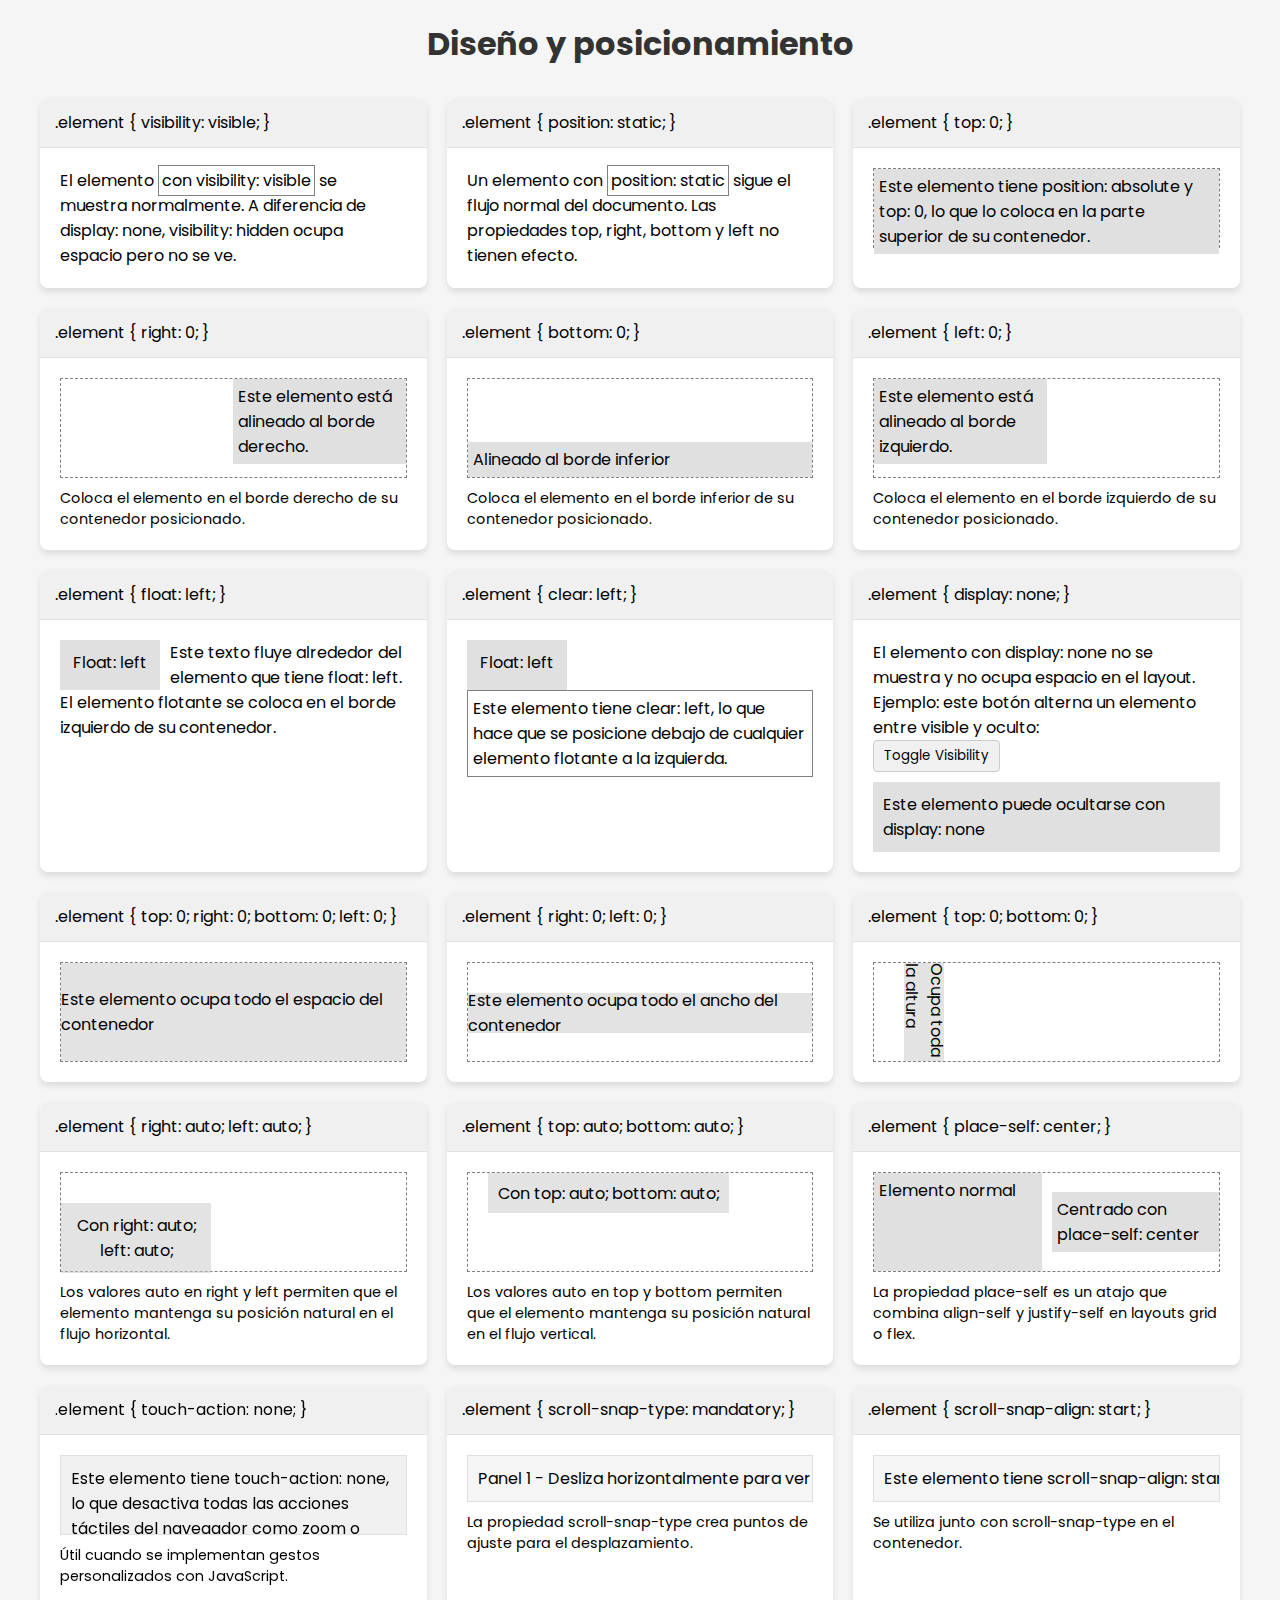
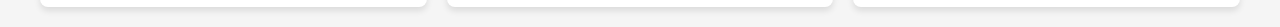
<file: diseñoyposi.html>
<!DOCTYPE html>
<html lang="en">
<head>
    <meta charset="UTF-8">
    <meta name="viewport" content="width=device-width, initial-scale=1.0">
    <title>Etiquetas</title>
    <link rel="stylesheet" href="style.css">
</head>
<body>
    <div class="container">
        <h1>Diseño y posicionamiento</h1>

        <div class="cards-container">
            
            <!-- Tarjeta: visibility -->
            <div class="card">
                <div class="card-title">.element { visibility: visible; }</div>
                <div class="card-content">
                    <p>El elemento <span class="visibility-visible" style="border: 1px solid gray; padding: 3px;">con visibility: visible</span> se muestra normalmente. A diferencia de display: none, visibility: hidden ocupa espacio pero no se ve.</p>
                </div>
            </div>

            <!-- Tarjeta: position static -->
            <div class="card">
                <div class="card-title">.element { position: static; }</div>
                <div class="card-content">
                    <p>Un elemento con <span class="position-static" style="border: 1px solid gray; padding: 3px;">position: static</span> sigue el flujo normal del documento. Las propiedades top, right, bottom y left no tienen efecto.</p>
                </div>
            </div>

            <!-- Tarjeta: top -->
            <div class="card">
                <div class="card-title">.element { top: 0; }</div>
                <div class="card-content">
                    <div style="position: relative; height: 80px; border: 1px dashed gray;">
                        <div class="position-top" style="position: absolute; top: 0; background-color: #e0e0e0; padding: 5px;">
                            Este elemento tiene position: absolute y top: 0, lo que lo coloca en la parte superior de su contenedor.
                        </div>
                    </div>
                </div>
            </div>

                    <!-- Tarjeta: right -->
            <div class="card">
                <div class="card-title">.element { right: 0; }</div>
                <div class="card-content">
                    <div style="position: relative; height: 100px; border: 1px dashed gray;">
                        <div class="position-right" style="position: absolute; right: 0; background-color: #e0e0e0; padding: 5px; max-width: 50%;">
                            Este elemento está alineado al borde derecho.
                        </div>
                    </div>
                    <p style="margin-top: 10px; font-size: 0.9em;">Coloca el elemento en el borde derecho de su contenedor posicionado.</p>
                </div>
            </div>

            <!-- Tarjeta: bottom -->
            <div class="card">
                <div class="card-title">.element { bottom: 0; }</div>
                <div class="card-content">
                    <div style="position: relative; height: 100px; border: 1px dashed gray;">
                        <div class="position-bottom" style="position: absolute; bottom: 0; background-color: #e0e0e0; padding: 5px; width: 100%;">
                            Alineado al borde inferior
                        </div>
                    </div>
                    <p style="margin-top: 10px; font-size: 0.9em;">Coloca el elemento en el borde inferior de su contenedor posicionado.</p>
                </div>
            </div>

            <!-- Tarjeta: left -->
            <div class="card">
                <div class="card-title">.element { left: 0; }</div>
                <div class="card-content">
                    <div style="position: relative; height: 100px; border: 1px dashed gray;">
                        <div class="position-left" style="position: absolute; left: 0; background-color: #e0e0e0; padding: 5px; max-width: 50%;">
                            Este elemento está alineado al borde izquierdo.
                        </div>
                    </div>
                    <p style="margin-top: 10px; font-size: 0.9em;">Coloca el elemento en el borde izquierdo de su contenedor posicionado.</p>
                </div>
            </div>

            <!-- Tarjeta: float -->
            <div class="card">
                <div class="card-title">.element { float: left; }</div>
                <div class="card-content">
                    <div style="overflow: auto;">
                        <div class="float-left" style="float: left; width: 100px; height: 50px; background-color: #e0e0e0; margin-right: 10px; text-align: center; padding-top: 10px;">
                            Float: left
                        </div>
                        <p>Este texto fluye alrededor del elemento que tiene float: left. El elemento flotante se coloca en el borde izquierdo de su contenedor.</p>
                    </div>
                </div>
            </div>

            <!-- Tarjeta: clear -->
            <div class="card">
                <div class="card-title">.element { clear: left; }</div>
                <div class="card-content">
                    <div style="overflow: auto;">
                        <div style="float: left; width: 100px; height: 50px; background-color: #e0e0e0; margin-right: 10px; text-align: center; padding-top: 10px;">
                            Float: left
                        </div>
                        <div class="clear-left" style="clear: left; border: 1px solid gray; padding: 5px;">
                            Este elemento tiene clear: left, lo que hace que se posicione debajo de cualquier elemento flotante a la izquierda.
                        </div>
                    </div>
                </div>
            </div>

            <!-- Tarjeta: display none -->
            <div class="card">
                <div class="card-title">.element { display: none; }</div>
                <div class="card-content">
                    <p>El elemento con display: none no se muestra y no ocupa espacio en el layout.</p>
                    <p>Ejemplo: este botón alterna un elemento entre visible y oculto:</p>
                    <button onclick="toggleVisibility()" style="padding: 5px 10px; background-color: #f0f0f0; border: 1px solid #ccc; border-radius: 4px;">Toggle Visibility</button>
                    <div id="toggleElement" style="margin-top: 10px; padding: 10px; background-color: #e0e0e0;">
                        Este elemento puede ocultarse con display: none
                    </div>
                    <script>
                        function toggleVisibility() {
                            var element = document.getElementById("toggleElement");
                            if (element.style.display === "none") {
                                element.style.display = "block";
                            } else {
                                element.style.display = "none";
                            }
                        }
                    </script>
                </div>
            </div>

            <!-- Tarjeta: posición en las 4 direcciones -->
            <div class="card">
                <div class="card-title">.element { top: 0; right: 0; bottom: 0; left: 0; }</div>
                <div class="card-content">
                    <div style="position: relative; height: 100px; border: 1px dashed gray;">
                        <div class="position-all" style="position: absolute; top: 0; right: 0; bottom: 0; left: 0; background-color: rgba(200, 200, 200, 0.5); display: flex; align-items: center; justify-content: center;">
                            Este elemento ocupa todo el espacio del contenedor
                        </div>
                    </div>
                </div>
            </div>

            <!-- Tarjeta: posición horizontal -->
            <div class="card">
                <div class="card-title">.element { right: 0; left: 0; }</div>
                <div class="card-content">
                    <div style="position: relative; height: 100px; border: 1px dashed gray;">
                        <div class="position-horizontal" style="position: absolute; right: 0; left: 0; top: 30px; height: 40px; background-color: rgba(200, 200, 200, 0.5); display: flex; align-items: center; justify-content: center;">
                            Este elemento ocupa todo el ancho del contenedor
                        </div>
                    </div>
                </div>
            </div>

            <!-- Tarjeta: posición vertical -->
            <div class="card">
                <div class="card-title">.element { top: 0; bottom: 0; }</div>
                <div class="card-content">
                    <div style="position: relative; height: 100px; border: 1px dashed gray;">
                        <div class="position-vertical" style="position: absolute; top: 0; bottom: 0; left: 30px; width: 40px; background-color: rgba(200, 200, 200, 0.5); display: flex; align-items: center; justify-content: center; writing-mode: vertical-rl;">
                            Ocupa toda la altura
                        </div>
                    </div>
                </div>
            </div>

            <!-- Tarjeta: right y left automáticos -->
            <div class="card">
                <div class="card-title">.element { right: auto; left: auto; }</div>
                <div class="card-content">
                    <div style="position: relative; height: 100px; border: 1px dashed gray;">
                        <div class="position-horizontal-auto" style="position: absolute; right: auto; left: auto; width: 150px; top: 30px; background-color: rgba(200, 200, 200, 0.5); padding: 10px; text-align: center;">
                            Con right: auto; left: auto;
                        </div>
                    </div>
                    <p style="margin-top: 10px; font-size: 0.9em;">Los valores auto en right y left permiten que el elemento mantenga su posición natural en el flujo horizontal.</p>
                </div>
            </div>

            <!-- Tarjeta: top y bottom automáticos -->
            <div class="card">
                <div class="card-title">.element { top: auto; bottom: auto; }</div>
                <div class="card-content">
                    <div style="position: relative; height: 100px; border: 1px dashed gray;">
                        <div class="position-vertical-auto" style="position: absolute; top: auto; bottom: auto; height: 40px; left: 20px; background-color: rgba(200, 200, 200, 0.5); padding: 10px; display: flex; align-items: center;">
                            Con top: auto; bottom: auto;
                        </div>
                    </div>
                    <p style="margin-top: 10px; font-size: 0.9em;">Los valores auto en top y bottom permiten que el elemento mantenga su posición natural en el flujo vertical.</p>
                </div>
            </div>

            <!-- Tarjeta: place-self -->
            <div class="card">
                <div class="card-title">.element { place-self: center; }</div>
                <div class="card-content">
                    <div style="display: grid; grid-template-columns: 1fr 1fr; gap: 10px; height: 100px; border: 1px dashed gray;">
                        <div style="background-color: #e0e0e0; padding: 5px;">Elemento normal</div>
                        <div class="place-self-center" style="place-self: center; background-color: #e0e0e0; padding: 5px;">
                            Centrado con place-self: center
                        </div>
                    </div>
                    <p style="margin-top: 10px; font-size: 0.9em;">La propiedad place-self es un atajo que combina align-self y justify-self en layouts grid o flex.</p>
                </div>
            </div>

            <!-- Tarjeta: touch-action -->
            <div class="card">
                <div class="card-title">.element { touch-action: none; }</div>
                <div class="card-content">
                    <div class="touch-action-none" style="touch-action: none; overflow: auto; height: 80px; padding: 10px; background-color: #f0f0f0; border: 1px solid #e0e0e0;">
                        Este elemento tiene touch-action: none, lo que desactiva todas las acciones táctiles del navegador como zoom o desplazamiento en dispositivos táctiles.
                    </div>
                    <p style="margin-top: 10px; font-size: 0.9em;">Útil cuando se implementan gestos personalizados con JavaScript.</p>
                </div>
            </div>

            <!-- Tarjeta: scroll-snap-type -->
            <div class="card">
                <div class="card-title">.element { scroll-snap-type: mandatory; }</div>
                <div class="card-content">
                    <div style="overflow-x: auto; scroll-snap-type: x mandatory; display: flex; width: 100%; border: 1px solid #e0e0e0;">
                        <div style="min-width: 80%; flex-shrink: 0; scroll-snap-align: start; padding: 10px; background-color: #f5f5f5;">
                            Panel 1 - Desliza horizontalmente para ver más paneles. El scroll se ajustará automáticamente al siguiente panel.
                        </div>
                        <div style="min-width: 80%; flex-shrink: 0; scroll-snap-align: start; padding: 10px; background-color: #e0e0e0;">
                            Panel 2 - La propiedad scroll-snap-type hace que el desplazamiento se "ajuste" a estos puntos.
                        </div>
                    </div>
                    <p style="margin-top: 10px; font-size: 0.9em;">La propiedad scroll-snap-type crea puntos de ajuste para el desplazamiento.</p>
                </div>
            </div>

            <!-- Tarjeta: scroll-snap-align -->
            <div class="card">
                <div class="card-title">.element { scroll-snap-align: start; }</div>
                <div class="card-content">
                    <div style="overflow-x: auto; scroll-snap-type: x mandatory; display: flex; width: 100%; border: 1px solid #e0e0e0;">
                        <div class="scroll-snap-align-start" style="min-width: 70%; flex-shrink: 0; scroll-snap-align: start; padding: 10px; background-color: #f5f5f5;">
                            Este elemento tiene scroll-snap-align: start, lo que significa que se alineará con el inicio del contenedor al desplazarse.
                        </div>
                        <div style="min-width: 70%; flex-shrink: 0; scroll-snap-align: center; padding: 10px; background-color: #e0e0e0;">
                            Este otro tiene scroll-snap-align: center, lo que lo alinea con el centro.
                        </div>
                    </div>
                    <p style="margin-top: 10px; font-size: 0.9em;">Se utiliza junto con scroll-snap-type en el contenedor.</p>
                </div>
            </div>
        </div>
    </div>
</body>
</html>
</file>
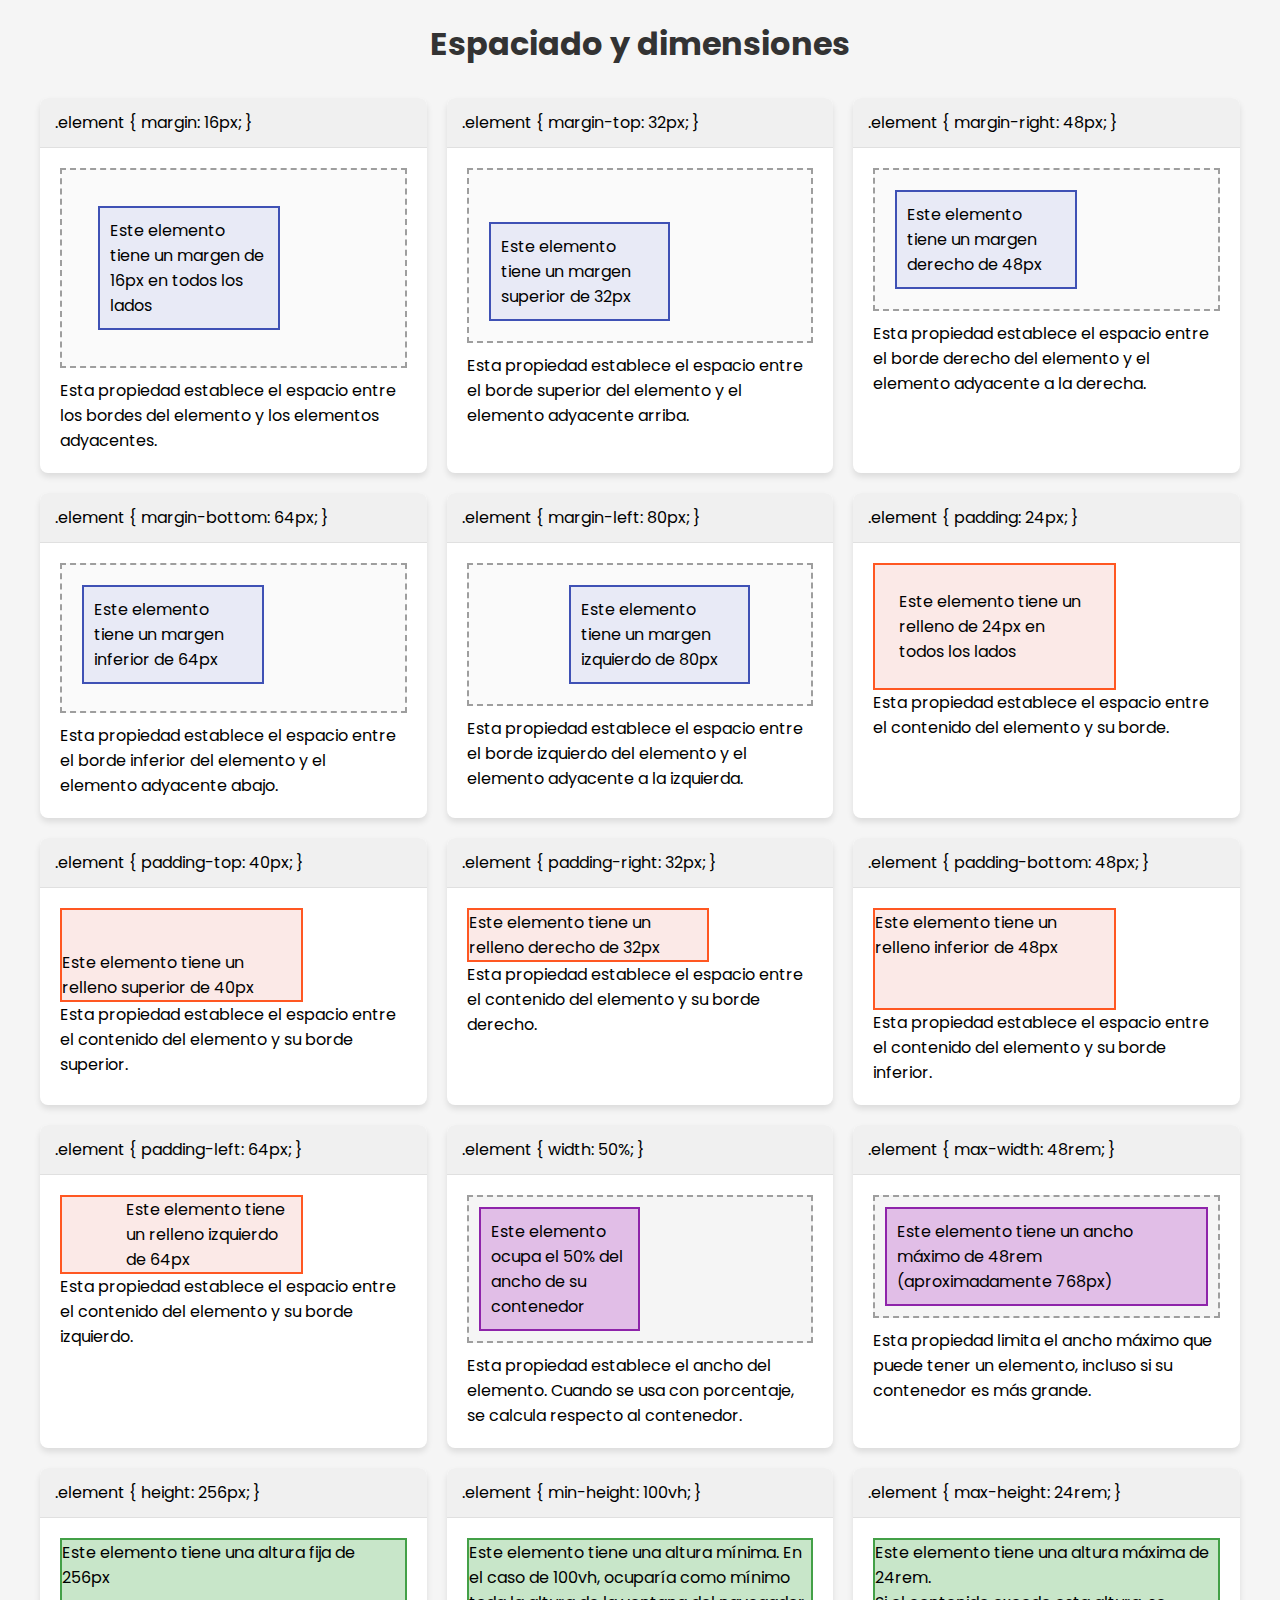
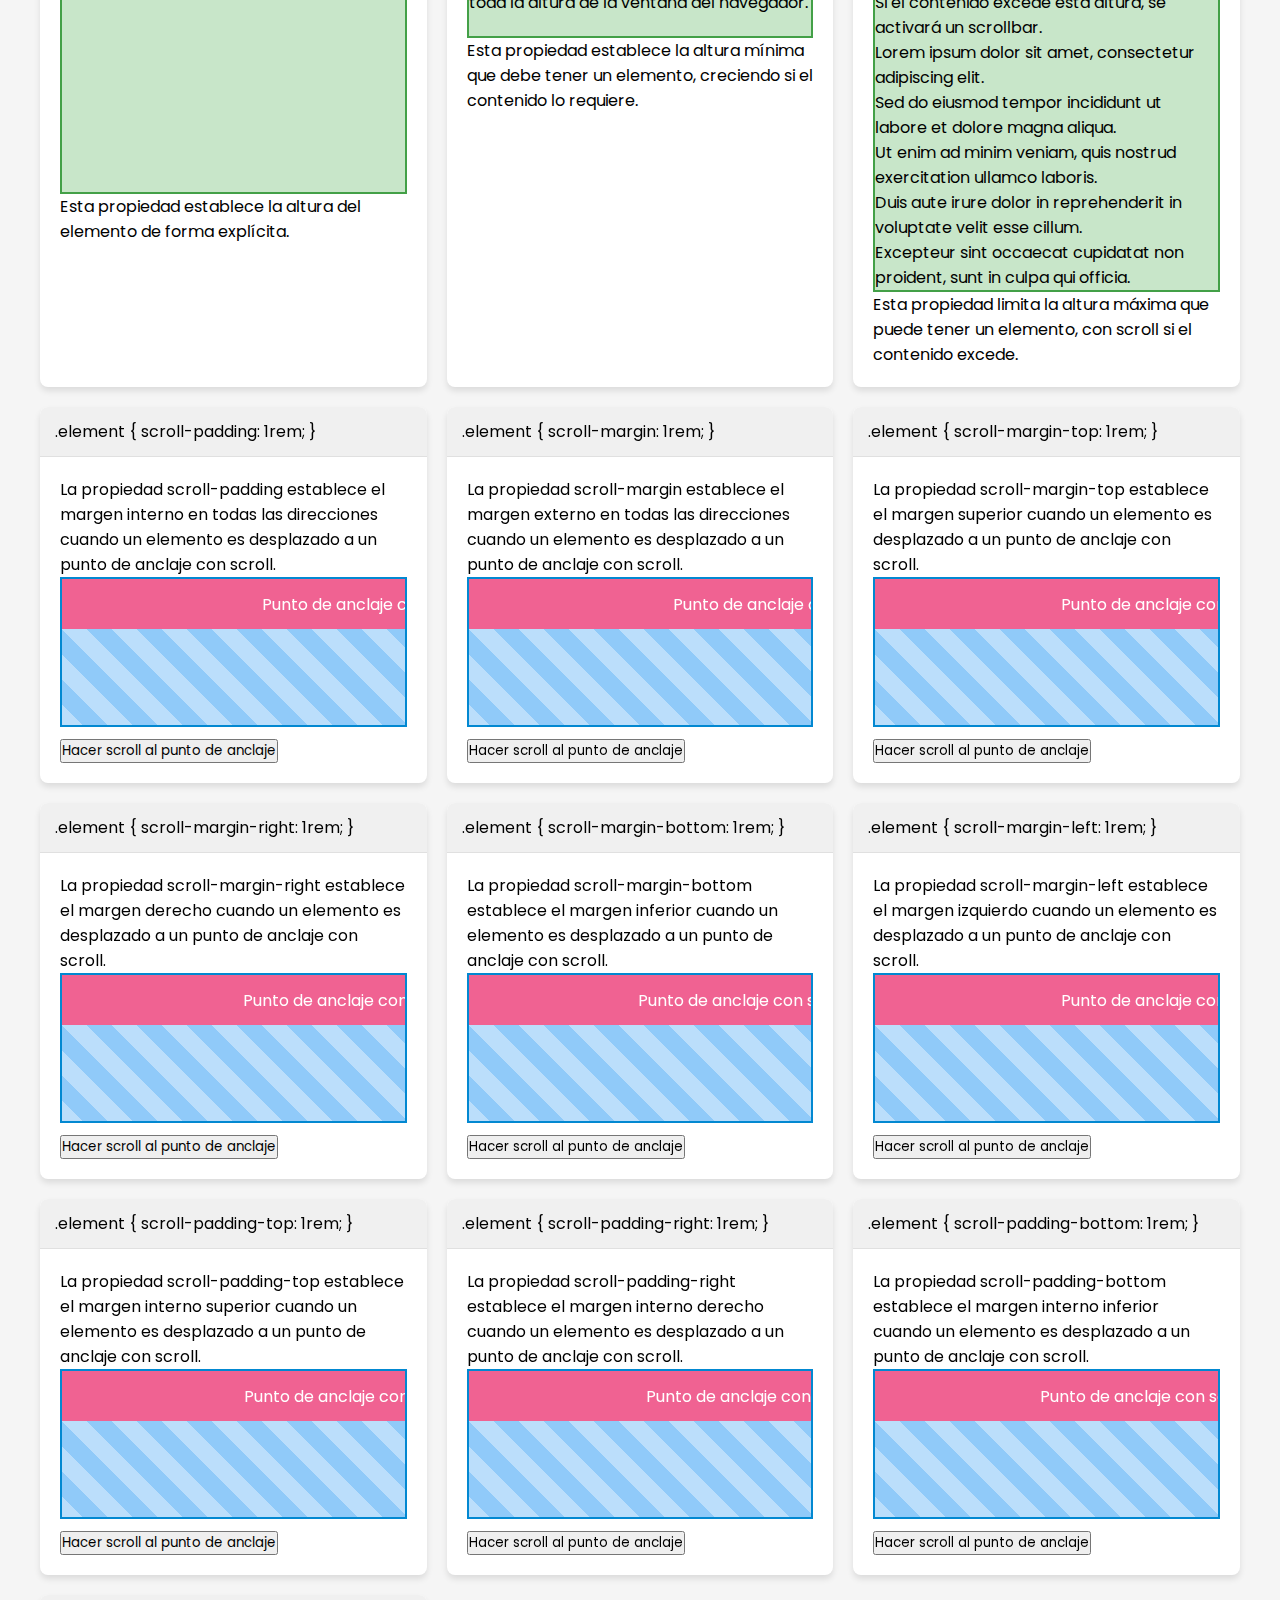
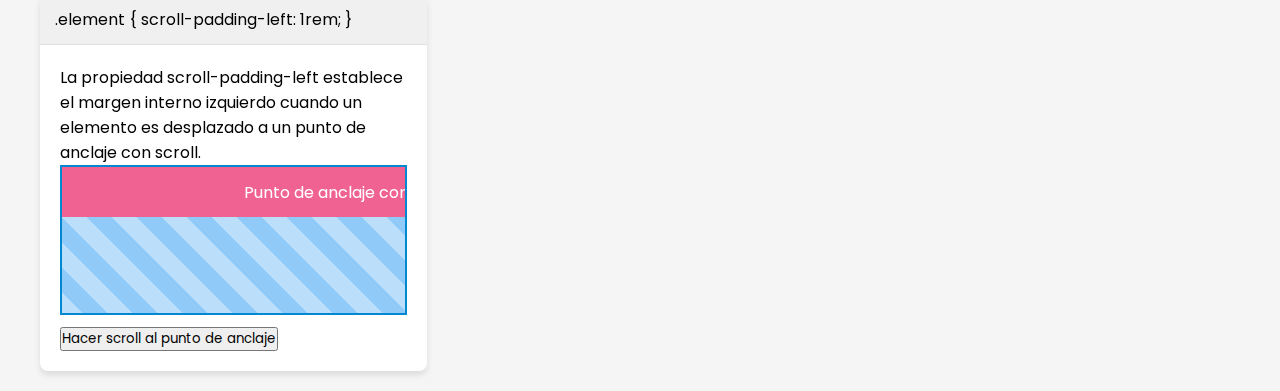
<file: espaciadoydim.html>
<!DOCTYPE html>
<html lang="en">
<head>
    <meta charset="UTF-8">
    <meta name="viewport" content="width=device-width, initial-scale=1.0">
    <link rel="stylesheet" href="style.css">
    <title>Etiquetas</title>
</head>
<body>
    <div class="container">
        <h1>Espaciado y dimensiones</h1>

        <div class="cards-container">
            <!-- Tarjeta: margin -->
            <div class="card">
                <div class="card-title">.element { margin: 16px; }</div>
                <div class="card-content">
                    <div class="container-outline">
                        <div class="margin-all">Este elemento tiene un margen de 16px en todos los lados</div>
                    </div>
                    <p>Esta propiedad establece el espacio entre los bordes del elemento y los elementos adyacentes.</p>
                </div>
            </div>

            <!-- Tarjeta: margin-top -->
            <div class="card">
                <div class="card-title">.element { margin-top: 32px; }</div>
                <div class="card-content">
                    <div class="container-outline">
                        <div class="margin-top">Este elemento tiene un margen superior de 32px</div>
                    </div>
                    <p>Esta propiedad establece el espacio entre el borde superior del elemento y el elemento adyacente arriba.</p>
                </div>
            </div>

            <!-- Tarjeta: margin-right -->
            <div class="card">
                <div class="card-title">.element { margin-right: 48px; }</div>
                <div class="card-content">
                    <div class="container-outline">
                        <div class="margin-right">Este elemento tiene un margen derecho de 48px</div>
                    </div>
                    <p>Esta propiedad establece el espacio entre el borde derecho del elemento y el elemento adyacente a la derecha.</p>
                </div>
            </div>

            <!-- Tarjeta: margin-bottom -->
            <div class="card">
                <div class="card-title">.element { margin-bottom: 64px; }</div>
                <div class="card-content">
                    <div class="container-outline" style="height: 150px;">
                        <div class="margin-bottom">Este elemento tiene un margen inferior de 64px</div>
                    </div>
                    <p>Esta propiedad establece el espacio entre el borde inferior del elemento y el elemento adyacente abajo.</p>
                </div>
            </div>

            <!-- Tarjeta: margin-left -->
            <div class="card">
                <div class="card-title">.element { margin-left: 80px; }</div>
                <div class="card-content">
                    <div class="container-outline">
                        <div class="margin-left">Este elemento tiene un margen izquierdo de 80px</div>
                    </div>
                    <p>Esta propiedad establece el espacio entre el borde izquierdo del elemento y el elemento adyacente a la izquierda.</p>
                </div>
            </div>

            <!-- Tarjeta: padding -->
            <div class="card">
                <div class="card-title">.element { padding: 24px; }</div>
                <div class="card-content">
                    <div class="padding-all">Este elemento tiene un relleno de 24px en todos los lados</div>
                    <p>Esta propiedad establece el espacio entre el contenido del elemento y su borde.</p>
                </div>
            </div>

            <!-- Tarjeta: padding-top -->
            <div class="card">
                <div class="card-title">.element { padding-top: 40px; }</div>
                <div class="card-content">
                    <div class="padding-top">Este elemento tiene un relleno superior de 40px</div>
                    <p>Esta propiedad establece el espacio entre el contenido del elemento y su borde superior.</p>
                </div>
            </div>

            <!-- Tarjeta: padding-right -->
            <div class="card">
                <div class="card-title">.element { padding-right: 32px; }</div>
                <div class="card-content">
                    <div class="padding-right">Este elemento tiene un relleno derecho de 32px</div>
                    <p>Esta propiedad establece el espacio entre el contenido del elemento y su borde derecho.</p>
                </div>
            </div>

            <!-- Tarjeta: padding-bottom -->
            <div class="card">
                <div class="card-title">.element { padding-bottom: 48px; }</div>
                <div class="card-content">
                    <div class="padding-bottom">Este elemento tiene un relleno inferior de 48px</div>
                    <p>Esta propiedad establece el espacio entre el contenido del elemento y su borde inferior.</p>
                </div>
            </div>

            <!-- Tarjeta: padding-left -->
            <div class="card">
                <div class="card-title">.element { padding-left: 64px; }</div>
                <div class="card-content">
                    <div class="padding-left">Este elemento tiene un relleno izquierdo de 64px</div>
                    <p>Esta propiedad establece el espacio entre el contenido del elemento y su borde izquierdo.</p>
                </div>
            </div>

            <!-- Tarjeta: width -->
            <div class="card">
                <div class="card-title">.element { width: 50%; }</div>
                <div class="card-content">
                    <div class="container-demo">
                        <div class="width-50">Este elemento ocupa el 50% del ancho de su contenedor</div>
                    </div>
                    <p>Esta propiedad establece el ancho del elemento. Cuando se usa con porcentaje, se calcula respecto al contenedor.</p>
                </div>
            </div>

            <!-- Tarjeta: max-width -->
            <div class="card">
                <div class="card-title">.element { max-width: 48rem; }</div>
                <div class="card-content">
                    <div class="container-demo">
                        <div class="max-width">Este elemento tiene un ancho máximo de 48rem (aproximadamente 768px)</div>
                    </div>
                    <p>Esta propiedad limita el ancho máximo que puede tener un elemento, incluso si su contenedor es más grande.</p>
                </div>
            </div>

            <!-- Tarjeta: height -->
            <div class="card">
                <div class="card-title">.element { height: 256px; }</div>
                <div class="card-content">
                    <div class="height-256">Este elemento tiene una altura fija de 256px</div>
                    <p>Esta propiedad establece la altura del elemento de forma explícita.</p>
                </div>
            </div>

            <!-- Tarjeta: min-height -->
            <div class="card">
                <div class="card-title">.element { min-height: 100vh; }</div>
                <div class="card-content">
                    <div class="min-height-demo">Este elemento tiene una altura mínima. En el caso de 100vh, ocuparía como mínimo toda la altura de la ventana del navegador.</div>
                    <p>Esta propiedad establece la altura mínima que debe tener un elemento, creciendo si el contenido lo requiere.</p>
                </div>
            </div>

            <!-- Tarjeta: max-height -->
            <div class="card">
                <div class="card-title">.element { max-height: 24rem; }</div>
                <div class="card-content">
                    <div class="max-height-demo">
                        <p>Este elemento tiene una altura máxima de 24rem.</p>
                        <p>Si el contenido excede esta altura, se activará un scrollbar.</p>
                        <p>Lorem ipsum dolor sit amet, consectetur adipiscing elit.</p>
                        <p>Sed do eiusmod tempor incididunt ut labore et dolore magna aliqua.</p>
                        <p>Ut enim ad minim veniam, quis nostrud exercitation ullamco laboris.</p>
                        <p>Duis aute irure dolor in reprehenderit in voluptate velit esse cillum.</p>
                        <p>Excepteur sint occaecat cupidatat non proident, sunt in culpa qui officia.</p>
                    </div>
                    <p>Esta propiedad limita la altura máxima que puede tener un elemento, con scroll si el contenido excede.</p>
                </div>
            </div>

            <!-- Tarjeta: scroll-padding -->
            <div class="card">
                <div class="card-title">.element { scroll-padding: 1rem; }</div>
                <div class="card-content">
                    <p>La propiedad scroll-padding establece el margen interno en todas las direcciones cuando un elemento es desplazado a un punto de anclaje con scroll.</p>
                    <div class="scroll-container scroll-padding-all">
                        <div class="scroll-content">
                            <div class="anchor-point" id="anchor1">Punto de anclaje con scroll-padding</div>
                        </div>
                    </div>
                    <button onclick="document.getElementById('anchor1').scrollIntoView({behavior: 'smooth'})">Hacer scroll al punto de anclaje</button>
                </div>
            </div>

            <!-- Tarjeta: scroll-margin -->
            <div class="card">
                <div class="card-title">.element { scroll-margin: 1rem; }</div>
                <div class="card-content">
                    <p>La propiedad scroll-margin establece el margen externo en todas las direcciones cuando un elemento es desplazado a un punto de anclaje con scroll.</p>
                    <div class="scroll-container">
                        <div class="scroll-content">
                            <div class="anchor-point scroll-margin-all" id="anchor2">Punto de anclaje con scroll-margin</div>
                        </div>
                    </div>
                    <button onclick="document.getElementById('anchor2').scrollIntoView({behavior: 'smooth'})">Hacer scroll al punto de anclaje</button>
                </div>
            </div>

            <!-- Tarjeta: scroll-margin-top -->
            <div class="card">
                <div class="card-title">.element { scroll-margin-top: 1rem; }</div>
                <div class="card-content">
                    <p>La propiedad scroll-margin-top establece el margen superior cuando un elemento es desplazado a un punto de anclaje con scroll.</p>
                    <div class="scroll-container">
                        <div class="scroll-content">
                            <div class="anchor-point scroll-margin-top" id="anchor3">Punto de anclaje con scroll-margin-top</div>
                        </div>
                    </div>
                    <button onclick="document.getElementById('anchor3').scrollIntoView({behavior: 'smooth'})">Hacer scroll al punto de anclaje</button>
                </div>
            </div>

            <!-- Tarjeta: scroll-margin-right -->
            <div class="card">
                <div class="card-title">.element { scroll-margin-right: 1rem; }</div>
                <div class="card-content">
                    <p>La propiedad scroll-margin-right establece el margen derecho cuando un elemento es desplazado a un punto de anclaje con scroll.</p>
                    <div class="scroll-container">
                        <div class="scroll-content">
                            <div class="anchor-point scroll-margin-right" id="anchor4">Punto de anclaje con scroll-margin-right</div>
                        </div>
                    </div>
                    <button onclick="document.getElementById('anchor4').scrollIntoView({behavior: 'smooth'})">Hacer scroll al punto de anclaje</button>
                </div>
            </div>

            <!-- Tarjeta: scroll-margin-bottom -->
            <div class="card">
                <div class="card-title">.element { scroll-margin-bottom: 1rem; }</div>
                <div class="card-content">
                    <p>La propiedad scroll-margin-bottom establece el margen inferior cuando un elemento es desplazado a un punto de anclaje con scroll.</p>
                    <div class="scroll-container">
                        <div class="scroll-content">
                            <div class="anchor-point scroll-margin-bottom" id="anchor5">Punto de anclaje con scroll-margin-bottom</div>
                        </div>
                    </div>
                    <button onclick="document.getElementById('anchor5').scrollIntoView({behavior: 'smooth'})">Hacer scroll al punto de anclaje</button>
                </div>
            </div>

            <!-- Tarjeta: scroll-margin-left -->
            <div class="card">
                <div class="card-title">.element { scroll-margin-left: 1rem; }</div>
                <div class="card-content">
                    <p>La propiedad scroll-margin-left establece el margen izquierdo cuando un elemento es desplazado a un punto de anclaje con scroll.</p>
                    <div class="scroll-container">
                        <div class="scroll-content">
                            <div class="anchor-point scroll-margin-left" id="anchor6">Punto de anclaje con scroll-margin-left</div>
                        </div>
                    </div>
                    <button onclick="document.getElementById('anchor6').scrollIntoView({behavior: 'smooth'})">Hacer scroll al punto de anclaje</button>
                </div>
            </div>

            <!-- Tarjeta: scroll-padding-top -->
            <div class="card">
                <div class="card-title">.element { scroll-padding-top: 1rem; }</div>
                <div class="card-content">
                    <p>La propiedad scroll-padding-top establece el margen interno superior cuando un elemento es desplazado a un punto de anclaje con scroll.</p>
                    <div class="scroll-container scroll-padding-top">
                        <div class="scroll-content">
                            <div class="anchor-point" id="anchor7">Punto de anclaje con scroll-padding-top</div>
                        </div>
                    </div>
                    <button onclick="document.getElementById('anchor7').scrollIntoView({behavior: 'smooth'})">Hacer scroll al punto de anclaje</button>
                </div>
            </div>

            <!-- Tarjeta: scroll-padding-right -->
            <div class="card">
                <div class="card-title">.element { scroll-padding-right: 1rem; }</div>
                <div class="card-content">
                    <p>La propiedad scroll-padding-right establece el margen interno derecho cuando un elemento es desplazado a un punto de anclaje con scroll.</p>
                    <div class="scroll-container scroll-padding-right">
                        <div class="scroll-content">
                            <div class="anchor-point" id="anchor8">Punto de anclaje con scroll-padding-right</div>
                        </div>
                    </div>
                    <button onclick="document.getElementById('anchor8').scrollIntoView({behavior: 'smooth'})">Hacer scroll al punto de anclaje</button>
                </div>
            </div>

            <!-- Tarjeta: scroll-padding-bottom -->
            <div class="card">
                <div class="card-title">.element { scroll-padding-bottom: 1rem; }</div>
                <div class="card-content">
                    <p>La propiedad scroll-padding-bottom establece el margen interno inferior cuando un elemento es desplazado a un punto de anclaje con scroll.</p>
                    <div class="scroll-container scroll-padding-bottom">
                        <div class="scroll-content">
                            <div class="anchor-point" id="anchor9">Punto de anclaje con scroll-padding-bottom</div>
                        </div>
                    </div>
                    <button onclick="document.getElementById('anchor9').scrollIntoView({behavior: 'smooth'})">Hacer scroll al punto de anclaje</button>
                </div>
            </div>

            <!-- Tarjeta: scroll-padding-left -->
            <div class="card">
                <div class="card-title">.element { scroll-padding-left: 1rem; }</div>
                <div class="card-content">
                    <p>La propiedad scroll-padding-left establece el margen interno izquierdo cuando un elemento es desplazado a un punto de anclaje con scroll.</p>
                    <div class="scroll-container scroll-padding-left">
                        <div class="scroll-content">
                            <div class="anchor-point" id="anchor10">Punto de anclaje con scroll-padding-left</div>
                        </div>
                    </div>
                    <button onclick="document.getElementById('anchor10').scrollIntoView({behavior: 'smooth'})">Hacer scroll al punto de anclaje</button>
                </div>
            </div>
        </div>
    </div>
</body>
</html>
</file>
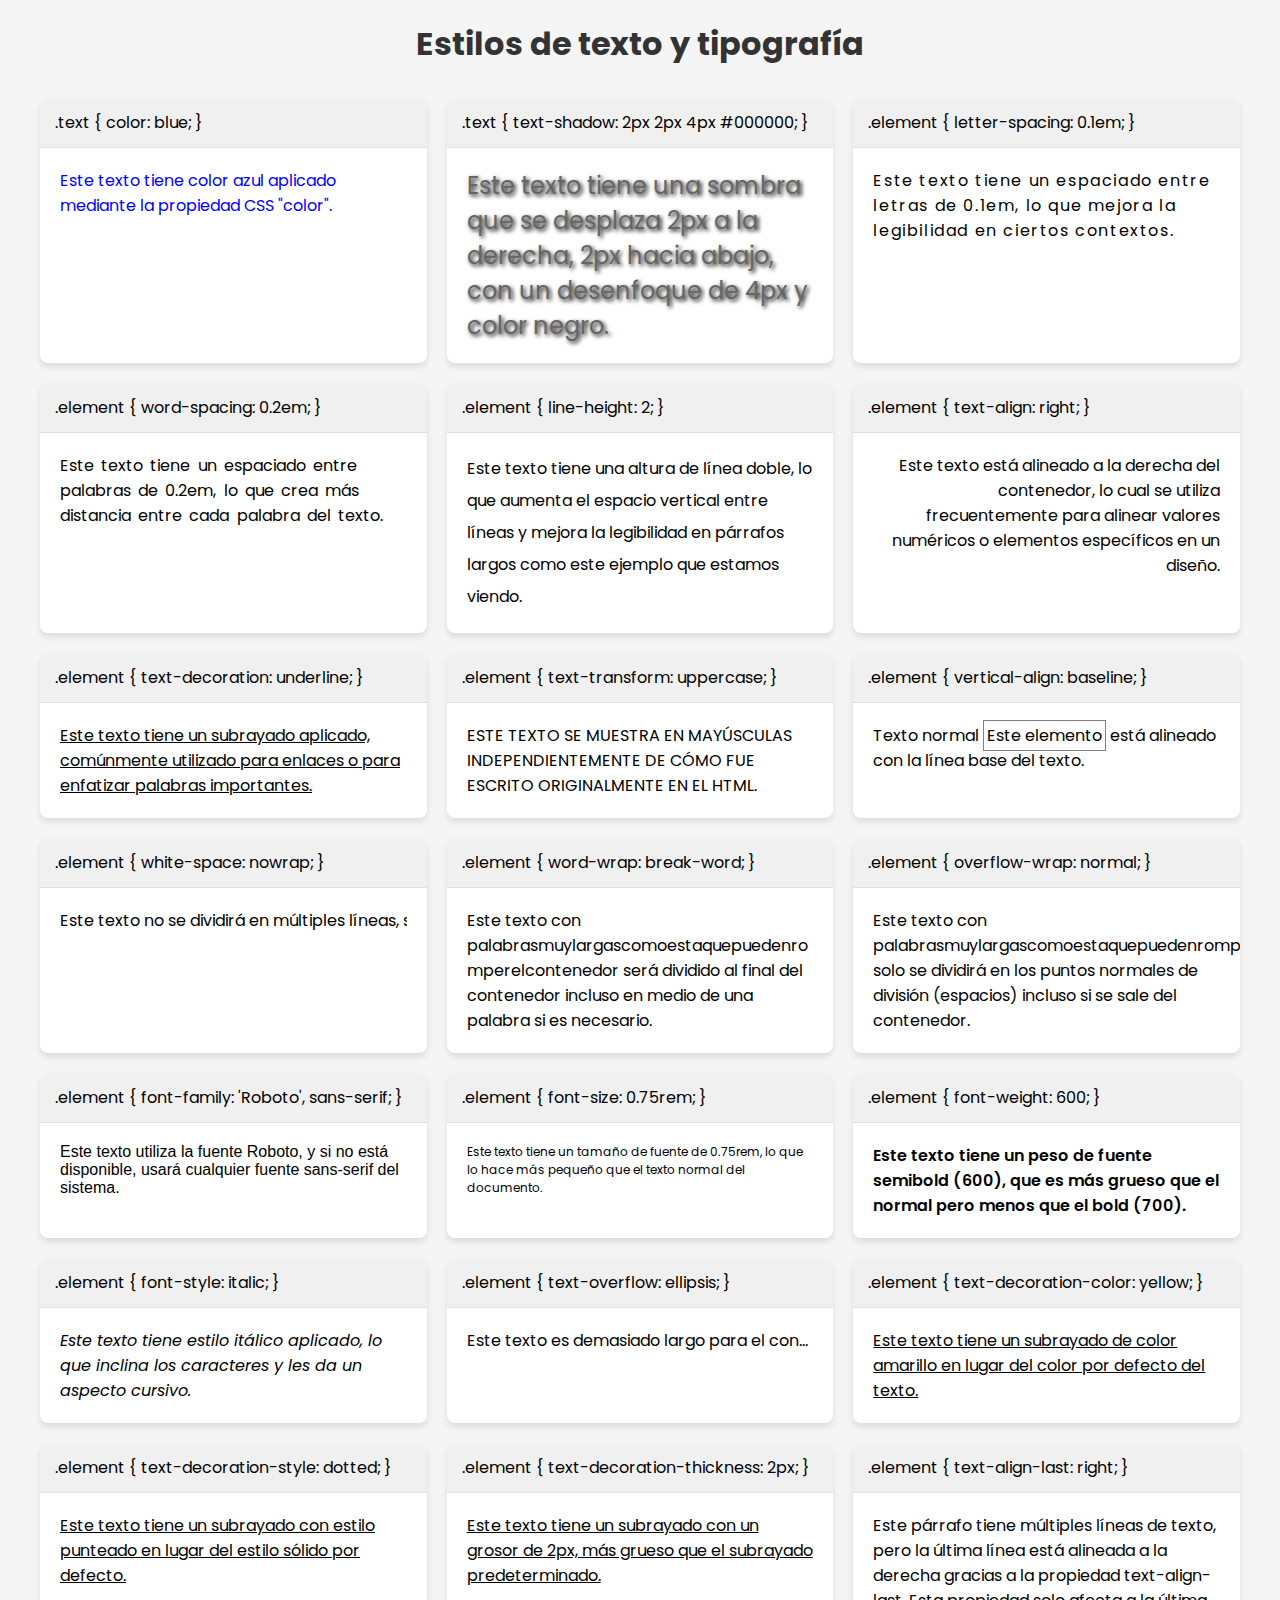
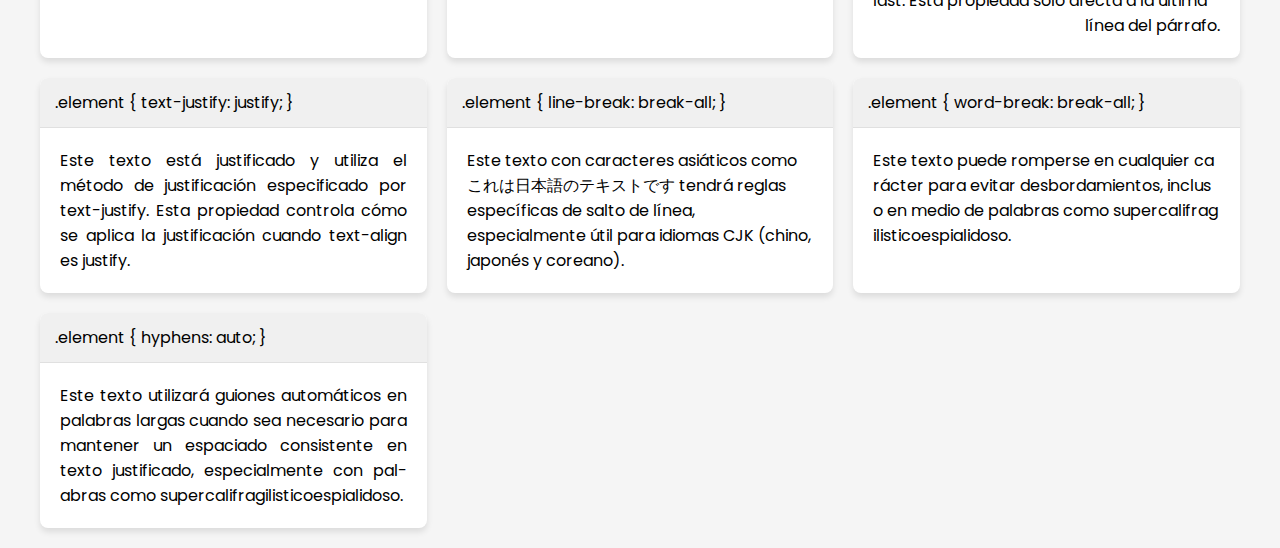
<file: estilosdetexto.html>
<!DOCTYPE html>
<html lang="en">
<head>
   <meta charset="UTF-8">
   <meta name="viewport" content="width=device-width, initial-scale=1.0">
   <title>Etiquetas</title>
   <link rel="stylesheet" href="style.css">
</head>
<body>
   <div class="container">
       <h1>Estilos de texto y tipografía</h1>
       
       <div class="cards-container">
           <!-- Tarjeta: color -->
            <div class="card">
               <div class="card-title">.text { color: blue; }</div>
               <div class="card-content">
                  <p class="color-blue">Este texto tiene color azul aplicado mediante la propiedad CSS "color".</p>
               </div>
            </div>

            <!-- Tarjeta: text-shadow -->
            <div class="card">
               <div class="card-title">.text { text-shadow: 2px 2px 4px #000000; }</div>
               <div class="card-content">
                  <p class="text-shadow">Este texto tiene una sombra que se desplaza 2px a la derecha, 2px hacia abajo, con un desenfoque de 4px y color negro.</p>
               </div>
            </div>

            <!-- Tarjeta: letter-spacing -->
            <div class="card">
               <div class="card-title">.element { letter-spacing: 0.1em; }</div>
               <div class="card-content">
                  <p class="letter-spacing">Este texto tiene un espaciado entre letras de 0.1em, lo que mejora la legibilidad en ciertos contextos.</p>
               </div>
            </div>

            <!-- Tarjeta: word-spacing -->
            <div class="card">
               <div class="card-title">.element { word-spacing: 0.2em; }</div>
               <div class="card-content">
                  <p class="word-spacing">Este texto tiene un espaciado entre palabras de 0.2em, lo que crea más distancia entre cada palabra del texto.</p>
               </div>
            </div>

            <!-- Tarjeta: line-height -->
            <div class="card">
               <div class="card-title">.element { line-height: 2; }</div>
               <div class="card-content">
                  <p class="line-height">Este texto tiene una altura de línea doble, lo que aumenta el espacio vertical entre líneas y mejora la legibilidad en párrafos largos como este ejemplo que estamos viendo.</p>
               </div>
            </div>

            <!-- Tarjeta: text-align -->
            <div class="card">
               <div class="card-title">.element { text-align: right; }</div>
               <div class="card-content">
                  <p class="text-align-right">Este texto está alineado a la derecha del contenedor, lo cual se utiliza frecuentemente para alinear valores numéricos o elementos específicos en un diseño.</p>
               </div>
            </div>

            <!-- Tarjeta: text-decoration -->
            <div class="card">
               <div class="card-title">.element { text-decoration: underline; }</div>
               <div class="card-content">
                  <p class="text-decoration-underline">Este texto tiene un subrayado aplicado, comúnmente utilizado para enlaces o para enfatizar palabras importantes.</p>
               </div>
            </div>

            <!-- Tarjeta: text-transform -->
            <div class="card">
               <div class="card-title">.element { text-transform: uppercase; }</div>
               <div class="card-content">
                  <p class="text-transform-uppercase">Este texto se muestra en mayúsculas independientemente de cómo fue escrito originalmente en el HTML.</p>
               </div>
            </div>

            <!-- Tarjeta: vertical-align -->
            <div class="card">
               <div class="card-title">.element { vertical-align: baseline; }</div>
               <div class="card-content">
                  <p>Texto normal <span class="vertical-align-baseline" style="border: 1px solid gray; padding: 3px;">Este elemento</span> está alineado con la línea base del texto.</p>
               </div>
            </div>

            <!-- Tarjeta: white-space -->
            <div class="card">
               <div class="card-title">.element { white-space: nowrap; }</div>
               <div class="card-content">
                  <p class="white-space-nowrap">Este texto no se dividirá en múltiples líneas, sino que se mantendrá en una sola línea, incluso si sobrepasa el ancho del contenedor.</p>
               </div>
            </div>

            <!-- Tarjeta: word-wrap -->
            <div class="card">
               <div class="card-title">.element { word-wrap: break-word; }</div>
               <div class="card-content">
                  <p class="word-wrap">Este texto con palabrasmuylargascomoestaquepuedenromperelcontenedor será dividido al final del contenedor incluso en medio de una palabra si es necesario.</p>
               </div>
            </div>

            <!-- Tarjeta: overflow-wrap -->
            <div class="card">
               <div class="card-title">.element { overflow-wrap: normal; }</div>
               <div class="card-content">
                  <p class="overflow-wrap">Este texto con palabrasmuylargascomoestaquepuedenromperelcontenedor solo se dividirá en los puntos normales de división (espacios) incluso si se sale del contenedor.</p>
               </div>
            </div>

            <!-- Tarjeta: font-family -->
            <div class="card">
               <div class="card-title">.element { font-family: 'Roboto', sans-serif; }</div>
               <div class="card-content">
                  <p class="font-family">Este texto utiliza la fuente Roboto, y si no está disponible, usará cualquier fuente sans-serif del sistema.</p>
               </div>
            </div>

            <!-- Tarjeta: font-size -->
            <div class="card">
               <div class="card-title">.element { font-size: 0.75rem; }</div>
               <div class="card-content">
                  <p class="font-size-small">Este texto tiene un tamaño de fuente de 0.75rem, lo que lo hace más pequeño que el texto normal del documento.</p>
               </div>
            </div>

            <!-- Tarjeta: font-weight -->
            <div class="card">
               <div class="card-title">.element { font-weight: 600; }</div>
               <div class="card-content">
                  <p class="font-weight-semibold">Este texto tiene un peso de fuente semibold (600), que es más grueso que el normal pero menos que el bold (700).</p>
               </div>
            </div>

            <!-- Tarjeta: font-style -->
            <div class="card">
               <div class="card-title">.element { font-style: italic; }</div>
               <div class="card-content">
                  <p class="font-style-italic">Este texto tiene estilo itálico aplicado, lo que inclina los caracteres y les da un aspecto cursivo.</p>
               </div>
            </div>

            <!-- Tarjeta: text-overflow -->
            <div class="card">
               <div class="card-title">.element { text-overflow: ellipsis; }</div>
               <div class="card-content">
                  <p class="text-overflow" style="white-space: nowrap; overflow: hidden; width: 100%;">Este texto es demasiado largo para el contenedor y en lugar de cortarse abruptamente, muestra puntos suspensivos al final para indicar que hay más contenido.</p>
               </div>
            </div>

            <!-- Tarjeta: text-decoration-color -->
            <div class="card">
               <div class="card-title">.element { text-decoration-color: yellow; }</div>
               <div class="card-content">
                  <p class="text-decoration-color" style="text-decoration: underline;">Este texto tiene un subrayado de color amarillo en lugar del color por defecto del texto.</p>
               </div>
            </div>

            <!-- Tarjeta: text-decoration-style -->
            <div class="card">
               <div class="card-title">.element { text-decoration-style: dotted; }</div>
               <div class="card-content">
                  <p class="text-decoration-style" style="text-decoration: underline;">Este texto tiene un subrayado con estilo punteado en lugar del estilo sólido por defecto.</p>
               </div>
            </div>

            <!-- Tarjeta: text-decoration-thickness -->
            <div class="card">
               <div class="card-title">.element { text-decoration-thickness: 2px; }</div>
               <div class="card-content">
                  <p class="text-decoration-thickness" style="text-decoration: underline;">Este texto tiene un subrayado con un grosor de 2px, más grueso que el subrayado predeterminado.</p>
               </div>
            </div>

            <!-- Tarjeta: text-align-last -->
            <div class="card">
               <div class="card-title">.element { text-align-last: right; }</div>
               <div class="card-content">
                  <p class="text-align-last">Este párrafo tiene múltiples líneas de texto, pero la última línea está alineada a la derecha gracias a la propiedad text-align-last. Esta propiedad solo afecta a la última línea del párrafo.</p>
               </div>
            </div>

            <!-- Tarjeta: text-justify -->
            <div class="card">
               <div class="card-title">.element { text-justify: justify; }</div>
               <div class="card-content">
                  <p class="text-justify" style="text-align: justify;">Este texto está justificado y utiliza el método de justificación especificado por text-justify. Esta propiedad controla cómo se aplica la justificación cuando text-align es justify.</p>
               </div>
            </div>

            <!-- Tarjeta: line-break -->
            <div class="card">
               <div class="card-title">.element { line-break: break-all; }</div>
               <div class="card-content">
                  <p class="line-break">Este texto con caracteres asiáticos como これは日本語のテキストです tendrá reglas específicas de salto de línea, especialmente útil para idiomas CJK (chino, japonés y coreano).</p>
               </div>
            </div>

            <!-- Tarjeta: word-break -->
            <div class="card">
               <div class="card-title">.element { word-break: break-all; }</div>
               <div class="card-content">
                  <p class="word-break">Este texto puede romperse en cualquier carácter para evitar desbordamientos, incluso en medio de palabras como supercalifragilisticoespialidoso.</p>
               </div>
            </div>

            <!-- Tarjeta: hyphens -->
            <div class="card">
               <div class="card-title">.element { hyphens: auto; }</div>
               <div class="card-content">
                  <p class="hyphens-auto" style="text-align: justify; width: 100%;">Este texto utilizará guiones automáticos en palabras largas cuando sea necesario para mantener un espaciado consistente en texto justificado, especialmente con palabras como supercalifragilisticoespialidoso.</p>
               </div>
            </div>
       </div>
   </div>
   
</body>
</html>
</file>
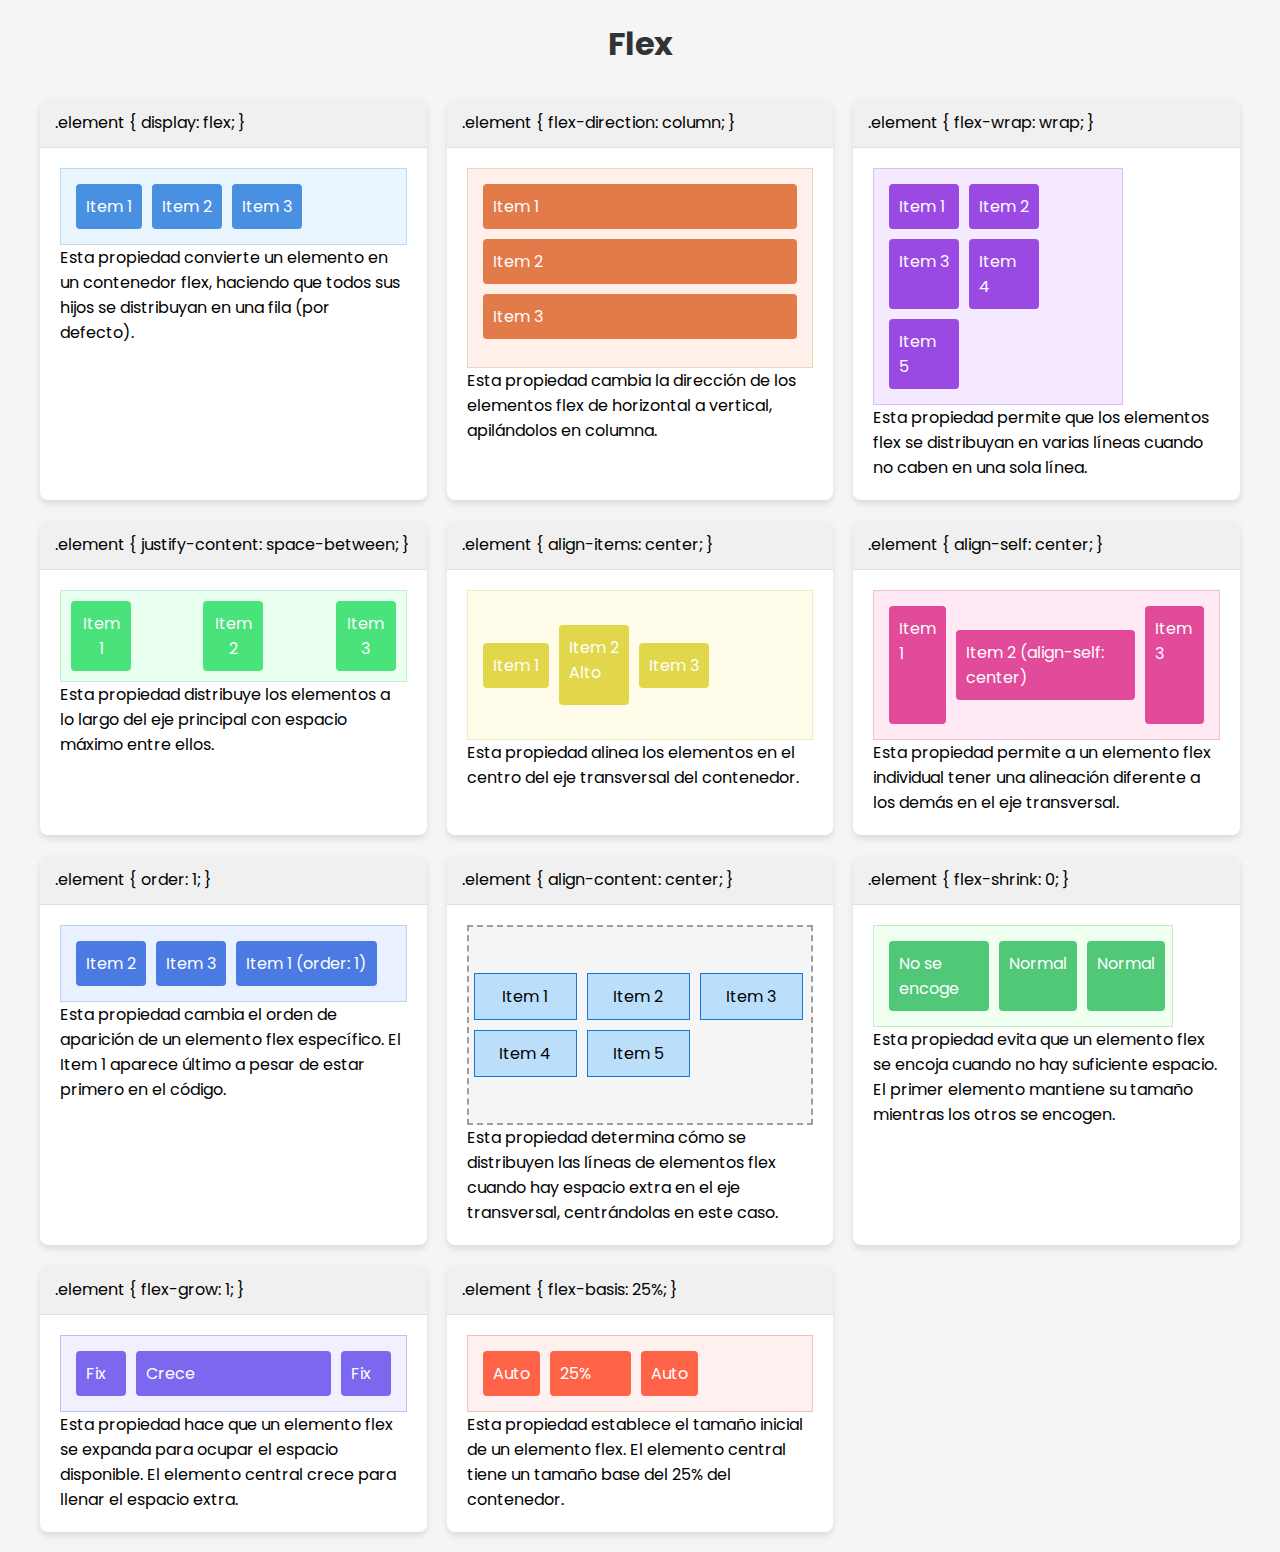
<file: flex.html>
<!DOCTYPE html>
<html lang="en">
<head>
    <meta charset="UTF-8">
    <meta name="viewport" content="width=device-width, initial-scale=1.0">
    <title>Flex</title>
    <link rel="stylesheet" href="style.css">
</head>
<body>
    <div class="container">
        <h1>Flex</h1>
        <div class="cards-container">
            <!-- Tarjeta: display: flex -->
            <div class="card">
                <div class="card-title">.element { display: flex; }</div>
                <div class="card-content">
                    <div class="display-flex">
                        <div class="display-flex-item">Item 1</div>
                        <div class="display-flex-item">Item 2</div>
                        <div class="display-flex-item">Item 3</div>
                    </div>
                    <p>Esta propiedad convierte un elemento en un contenedor flex, haciendo que todos sus hijos se distribuyan en una fila (por defecto).</p>
                </div>
            </div>
            
            <!-- Tarjeta: flex-direction: column -->
            <div class="card">
                <div class="card-title">.element { flex-direction: column; }</div>
                <div class="card-content">
                    <div class="flex-direction-column">
                        <div class="flex-direction-column-item">Item 1</div>
                        <div class="flex-direction-column-item">Item 2</div>
                        <div class="flex-direction-column-item">Item 3</div>
                    </div>
                    <p>Esta propiedad cambia la dirección de los elementos flex de horizontal a vertical, apilándolos en columna.</p>
                </div>
            </div>
            
            <!-- Tarjeta: flex-wrap: wrap -->
            <div class="card">
                <div class="card-title">.element { flex-wrap: wrap; }</div>
                <div class="card-content">
                    <div class="flex-wrap">
                        <div class="flex-wrap-item">Item 1</div>
                        <div class="flex-wrap-item">Item 2</div>
                        <div class="flex-wrap-item">Item 3</div>
                        <div class="flex-wrap-item">Item 4</div>
                        <div class="flex-wrap-item">Item 5</div>
                    </div>
                    <p>Esta propiedad permite que los elementos flex se distribuyan en varias líneas cuando no caben en una sola línea.</p>
                </div>
            </div>
            
            <!-- Tarjeta: justify-content: space-between -->
            <div class="card">
                <div class="card-title">.element { justify-content: space-between; }</div>
                <div class="card-content">
                    <div class="justify-content">
                        <div class="justify-content-item">Item 1</div>
                        <div class="justify-content-item">Item 2</div>
                        <div class="justify-content-item">Item 3</div>
                    </div>
                    <p>Esta propiedad distribuye los elementos a lo largo del eje principal con espacio máximo entre ellos.</p>
                </div>
            </div>
            
            <!-- Tarjeta: align-items: center -->
            <div class="card">
                <div class="card-title">.element { align-items: center; }</div>
                <div class="card-content">
                    <div class="align-items">
                        <div class="align-items-item">Item 1</div>
                        <div class="align-items-item tall">Item 2<br>Alto</div>
                        <div class="align-items-item">Item 3</div>
                    </div>
                    <p>Esta propiedad alinea los elementos en el centro del eje transversal del contenedor.</p>
                </div>
            </div>
            
            <!-- Tarjeta: align-self: center -->
            <div class="card">
                <div class="card-title">.element { align-self: center; }</div>
                <div class="card-content">
                    <div class="align-self">
                        <div class="align-self-item">Item 1</div>
                        <div class="align-self-item align-self-center">Item 2 (align-self: center)</div>
                        <div class="align-self-item">Item 3</div>
                    </div>
                    <p>Esta propiedad permite a un elemento flex individual tener una alineación diferente a los demás en el eje transversal.</p>
                </div>
            </div>
            
            <!-- Tarjeta: order: 1 -->
            <div class="card">
                <div class="card-title">.element { order: 1; }</div>
                <div class="card-content">
                    <div class="order">
                        <div class="order-item order-1">Item 1 (order: 1)</div>
                        <div class="order-item">Item 2</div>
                        <div class="order-item">Item 3</div>
                    </div>
                    <p>Esta propiedad cambia el orden de aparición de un elemento flex específico. El Item 1 aparece último a pesar de estar primero en el código.</p>
                </div>
            </div>
            
            <!-- Tarjeta: align-content: center -->
            <div class="card">
                <div class="card-title">.element { align-content: center; }</div>
                <div class="card-content">
                    <div class="align-content">
                        <div class="align-content-item">Item 1</div>
                        <div class="align-content-item">Item 2</div>
                        <div class="align-content-item">Item 3</div>
                        <div class="align-content-item">Item 4</div>
                        <div class="align-content-item">Item 5</div>
                    </div>
                    <p>Esta propiedad determina cómo se distribuyen las líneas de elementos flex cuando hay espacio extra en el eje transversal, centrándolas en este caso.</p>
                </div>
            </div>
            
            <!-- Tarjeta: flex-shrink: 0 -->
            <div class="card">
                <div class="card-title">.element { flex-shrink: 0; }</div>
                <div class="card-content">
                    <div class="flex-shrink">
                        <div class="flex-shrink-item flex-shrink-0">No se encoge</div>
                        <div class="flex-shrink-item">Normal</div>
                        <div class="flex-shrink-item">Normal</div>
                    </div>
                    <p>Esta propiedad evita que un elemento flex se encoja cuando no hay suficiente espacio. El primer elemento mantiene su tamaño mientras los otros se encogen.</p>
                </div>
            </div>
            
            <!-- Tarjeta: flex-grow: 1 -->
            <div class="card">
                <div class="card-title">.element { flex-grow: 1; }</div>
                <div class="card-content">
                    <div class="flex-grow">
                        <div class="flex-grow-item">Fix</div>
                        <div class="flex-grow-item flex-grow-1">Crece</div>
                        <div class="flex-grow-item">Fix</div>
                    </div>
                    <p>Esta propiedad hace que un elemento flex se expanda para ocupar el espacio disponible. El elemento central crece para llenar el espacio extra.</p>
                </div>
            </div>
            
            <!-- Tarjeta: flex-basis: 25% -->
            <div class="card">
                <div class="card-title">.element { flex-basis: 25%; }</div>
                <div class="card-content">
                    <div class="flex-basis">
                        <div class="flex-basis-item">Auto</div>
                        <div class="flex-basis-item flex-basis-25">25%</div>
                        <div class="flex-basis-item">Auto</div>
                    </div>
                    <p>Esta propiedad establece el tamaño inicial de un elemento flex. El elemento central tiene un tamaño base del 25% del contenedor.</p>
                </div>
            </div>
        </div>
    </div>
</body>
</html>
</file>
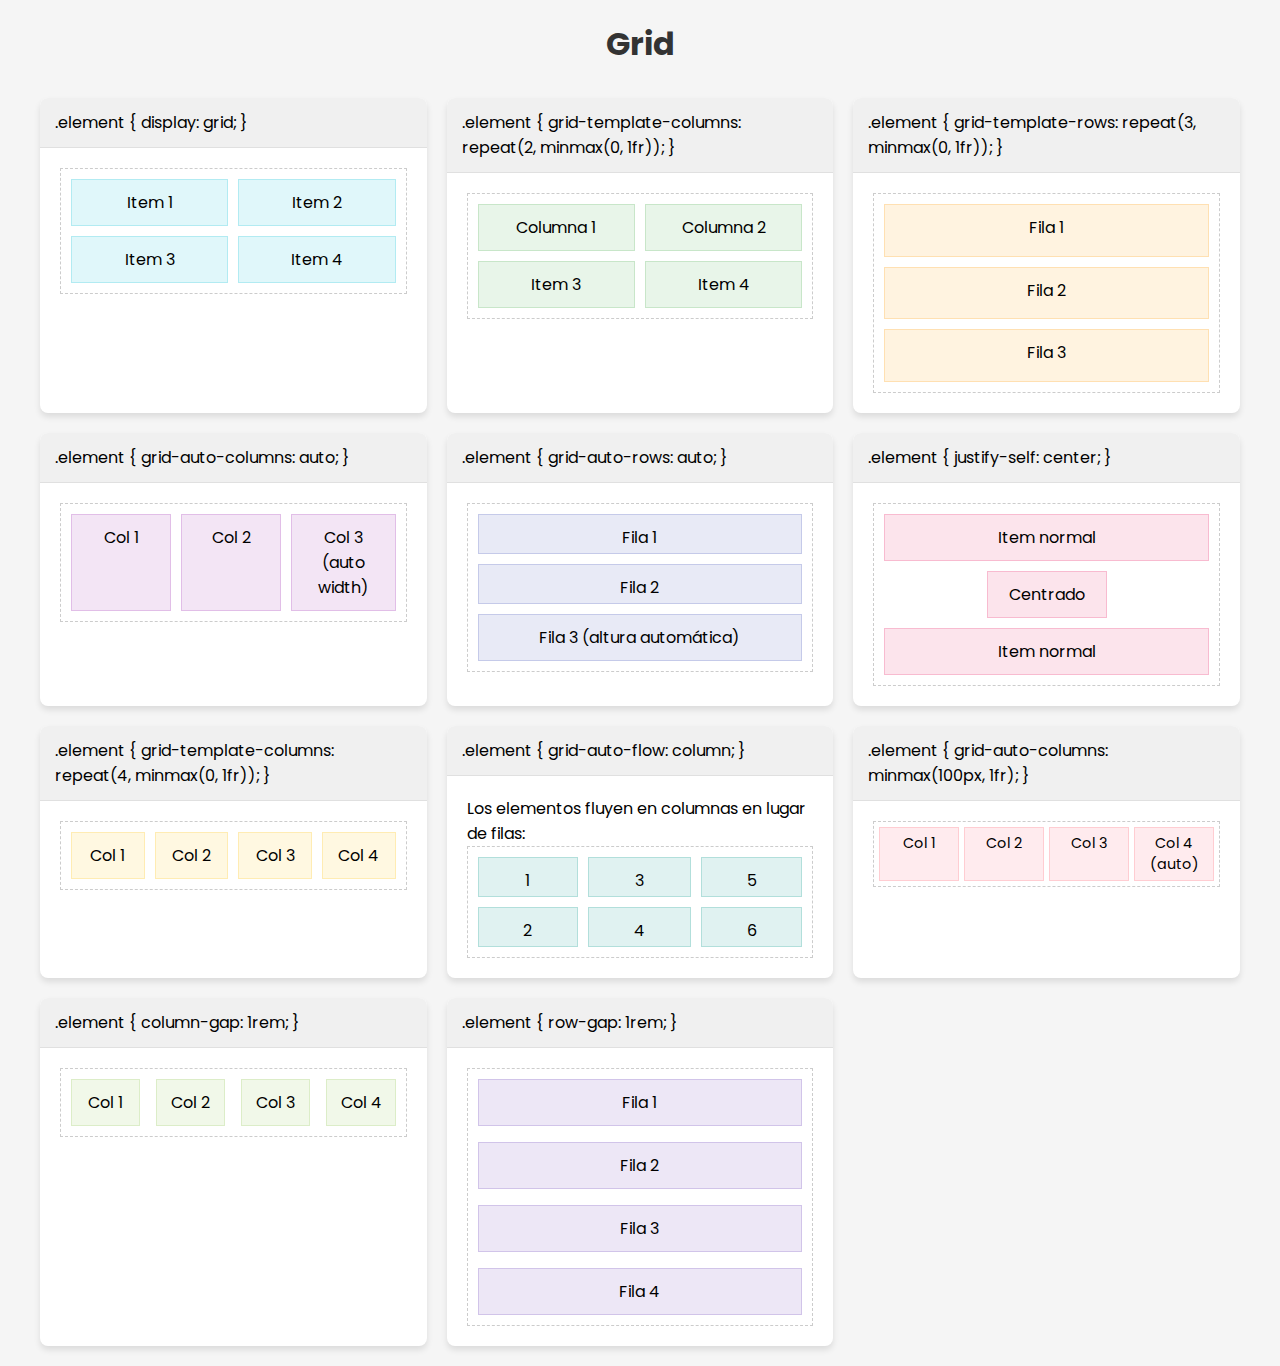
<file: grid.html>
<!DOCTYPE html>
<html lang="en">
<head>
    <meta charset="UTF-8">
    <meta name="viewport" content="width=device-width, initial-scale=1.0">
    <title>Etiquetas</title>
    <link rel="stylesheet" href="style.css">
</head>
<body>
    <div class="container">
        <h1>Grid</h1>
        <div class="cards-container">

            <!-- Tarjeta: display: grid -->
            <div class="card">
                <div class="card-title">.element { display: grid; }</div>
                <div class="card-content">
                <div class="display-grid">
                    <div>Item 1</div>
                    <div>Item 2</div>
                    <div>Item 3</div>
                    <div>Item 4</div>
                </div>
                </div>
            </div>
            
            <!-- Tarjeta: grid-template-columns: repeat(2, minmax(0, 1fr)) -->
            <div class="card">
                <div class="card-title">.element { grid-template-columns: repeat(2, minmax(0, 1fr)); }</div>
                <div class="card-content">
                <div class="grid-template-columns-2">
                    <div>Columna 1</div>
                    <div>Columna 2</div>
                    <div>Item 3</div>
                    <div>Item 4</div>
                </div>
                </div>
            </div>
            
            <!-- Tarjeta: grid-template-rows: repeat(3, minmax(0, 1fr)) -->
            <div class="card">
                <div class="card-title">.element { grid-template-rows: repeat(3, minmax(0, 1fr)); }</div>
                <div class="card-content">
                <div class="grid-template-rows-3">
                    <div>Fila 1</div>
                    <div>Fila 2</div>
                    <div>Fila 3</div>
                </div>
                </div>
            </div>
            
            <!-- Tarjeta: grid-auto-columns: auto -->
            <div class="card">
                <div class="card-title">.element { grid-auto-columns: auto; }</div>
                <div class="card-content">
                <div class="grid-auto-columns">
                    <div style="grid-column: 1">Col 1</div>
                    <div style="grid-column: 2">Col 2</div>
                    <div style="grid-column: 3">Col 3 (auto width)</div>
                </div>
                </div>
            </div>
            
            <!-- Tarjeta: grid-auto-rows: auto -->
            <div class="card">
                <div class="card-title">.element { grid-auto-rows: auto; }</div>
                <div class="card-content">
                <div class="grid-auto-rows">
                    <div>Fila 1</div>
                    <div>Fila 2</div>
                    <div>Fila 3 (altura automática)</div>
                </div>
                </div>
            </div>
            
            <!-- Tarjeta: justify-self: center (CORREGIDA) -->
            <div class="card">
                <div class="card-title">.element { justify-self: center; }</div>
                <div class="card-content">
                <div class="justify-self-container-corrected">
                    <div>Item normal</div>
                    <div class="justify-self-center-corrected">Centrado</div>
                    <div>Item normal</div>
                </div>
                </div>
            </div>
            
            <!-- Tarjeta: grid-template-columns: repeat(4, minmax(0, 1fr)) -->
            <div class="card">
                <div class="card-title">.element { grid-template-columns: repeat(4, minmax(0, 1fr)); }</div>
                <div class="card-content">
                <div class="grid-template-columns-4">
                    <div>Col 1</div>
                    <div>Col 2</div>
                    <div>Col 3</div>
                    <div>Col 4</div>
                </div>
                </div>
            </div>
            
            <!-- Tarjeta: grid-auto-flow: column -->
            <div class="card">
                <div class="card-title">.element { grid-auto-flow: column; }</div>
                <div class="card-content">
                <p>Los elementos fluyen en columnas en lugar de filas:</p>
                <div class="grid-auto-flow-column">
                    <div>1</div>
                    <div>2</div>
                    <div>3</div>
                    <div>4</div>
                    <div>5</div>
                    <div>6</div>
                </div>
                </div>
            </div>
            
            <!-- Tarjeta: grid-auto-columns: minmax(100px, 1fr) (CORREGIDA) -->
            <div class="card">
                <div class="card-title">.element { grid-auto-columns: minmax(100px, 1fr); }</div>
                <div class="card-content">
                <div class="grid-auto-columns-minmax-corrected">
                    <div style="grid-column: 1">Col 1</div>
                    <div style="grid-column: 2">Col 2</div>
                    <div style="grid-column: 3">Col 3</div>
                    <div style="grid-column: 4">Col 4 (auto)</div>
                </div>
                </div>
            </div>
            
            <!-- Tarjeta: column-gap: 1rem -->
            <div class="card">
                <div class="card-title">.element { column-gap: 1rem; }</div>
                <div class="card-content">
                <div class="column-gap">
                    <div>Col 1</div>
                    <div>Col 2</div>
                    <div>Col 3</div>
                    <div>Col 4</div>
                </div>
                </div>
            </div>
            
            <!-- Tarjeta: row-gap: 1rem -->
            <div class="card">
                <div class="card-title">.element { row-gap: 1rem; }</div>
                <div class="card-content">
                <div class="row-gap">
                    <div>Fila 1</div>
                    <div>Fila 2</div>
                    <div>Fila 3</div>
                    <div>Fila 4</div>
                </div>
                </div>
            </div>
        </div>
    </div>
</body>
</html>
</file>
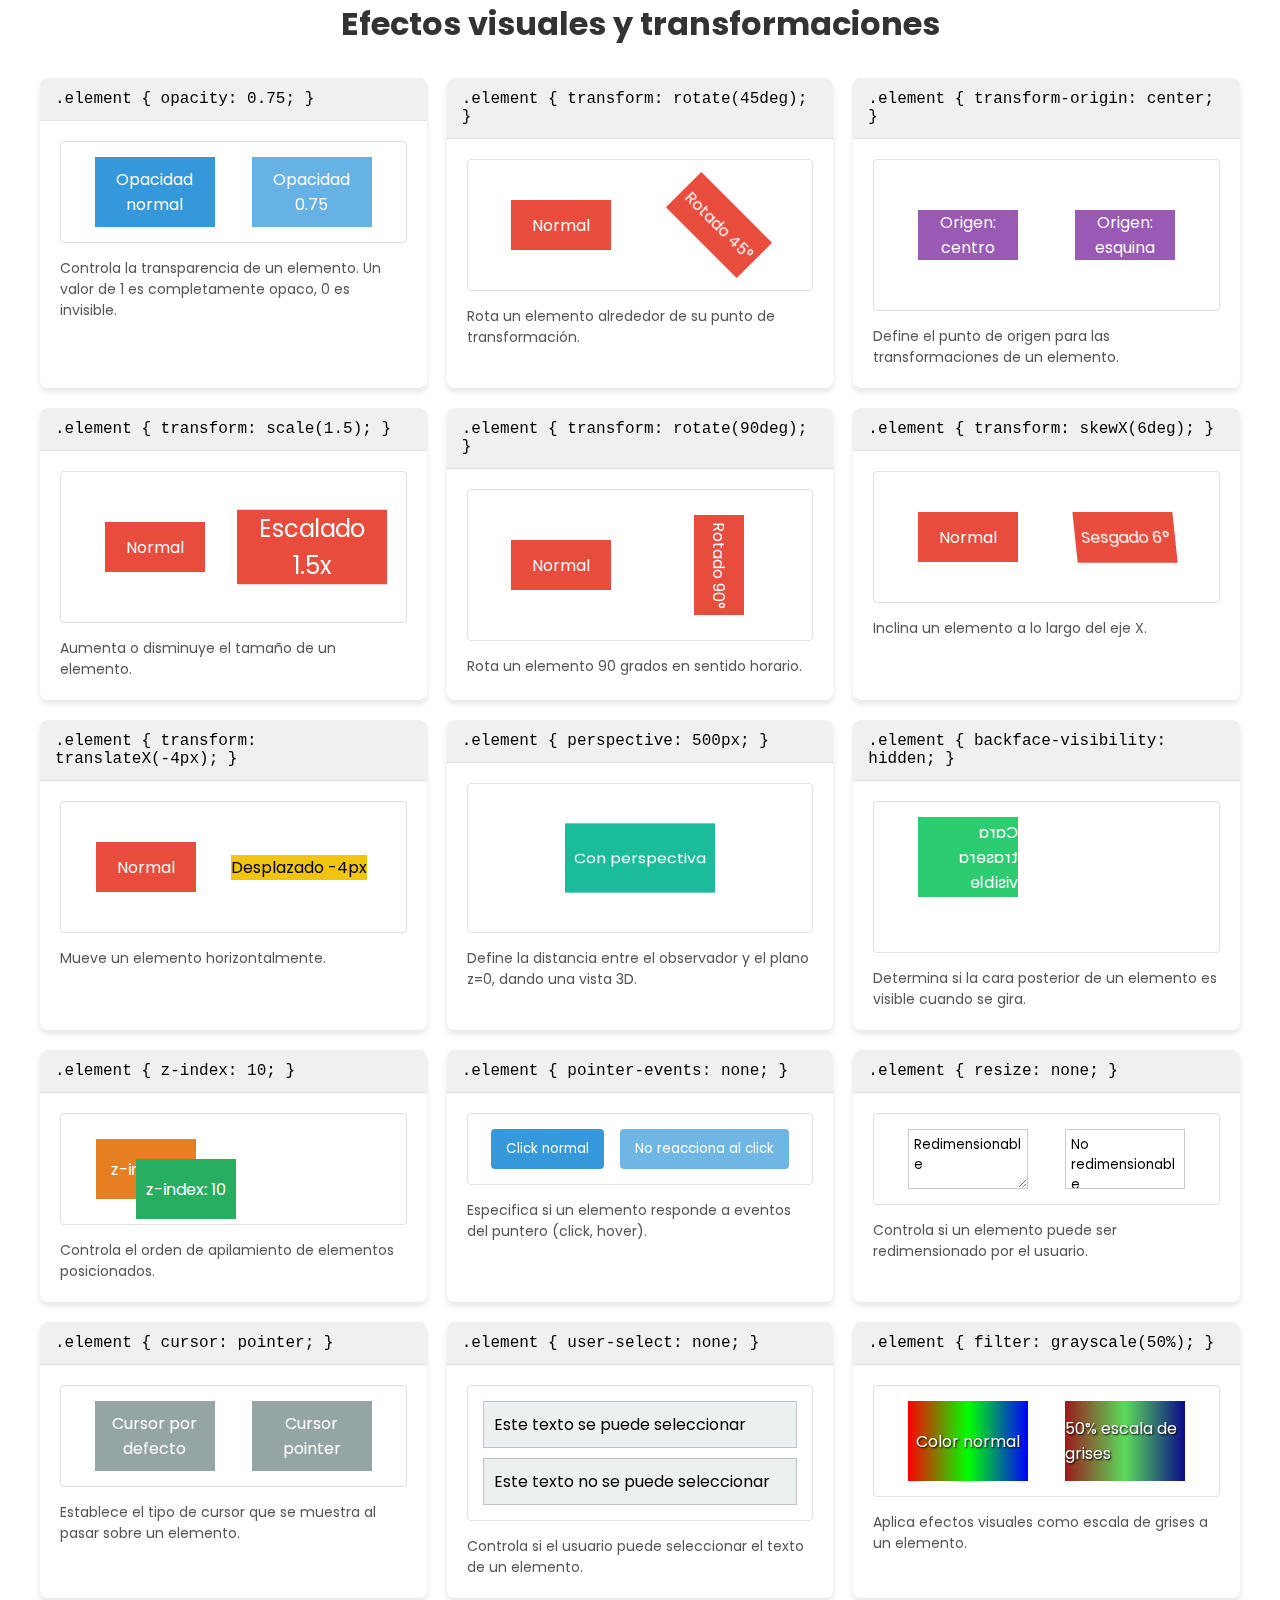
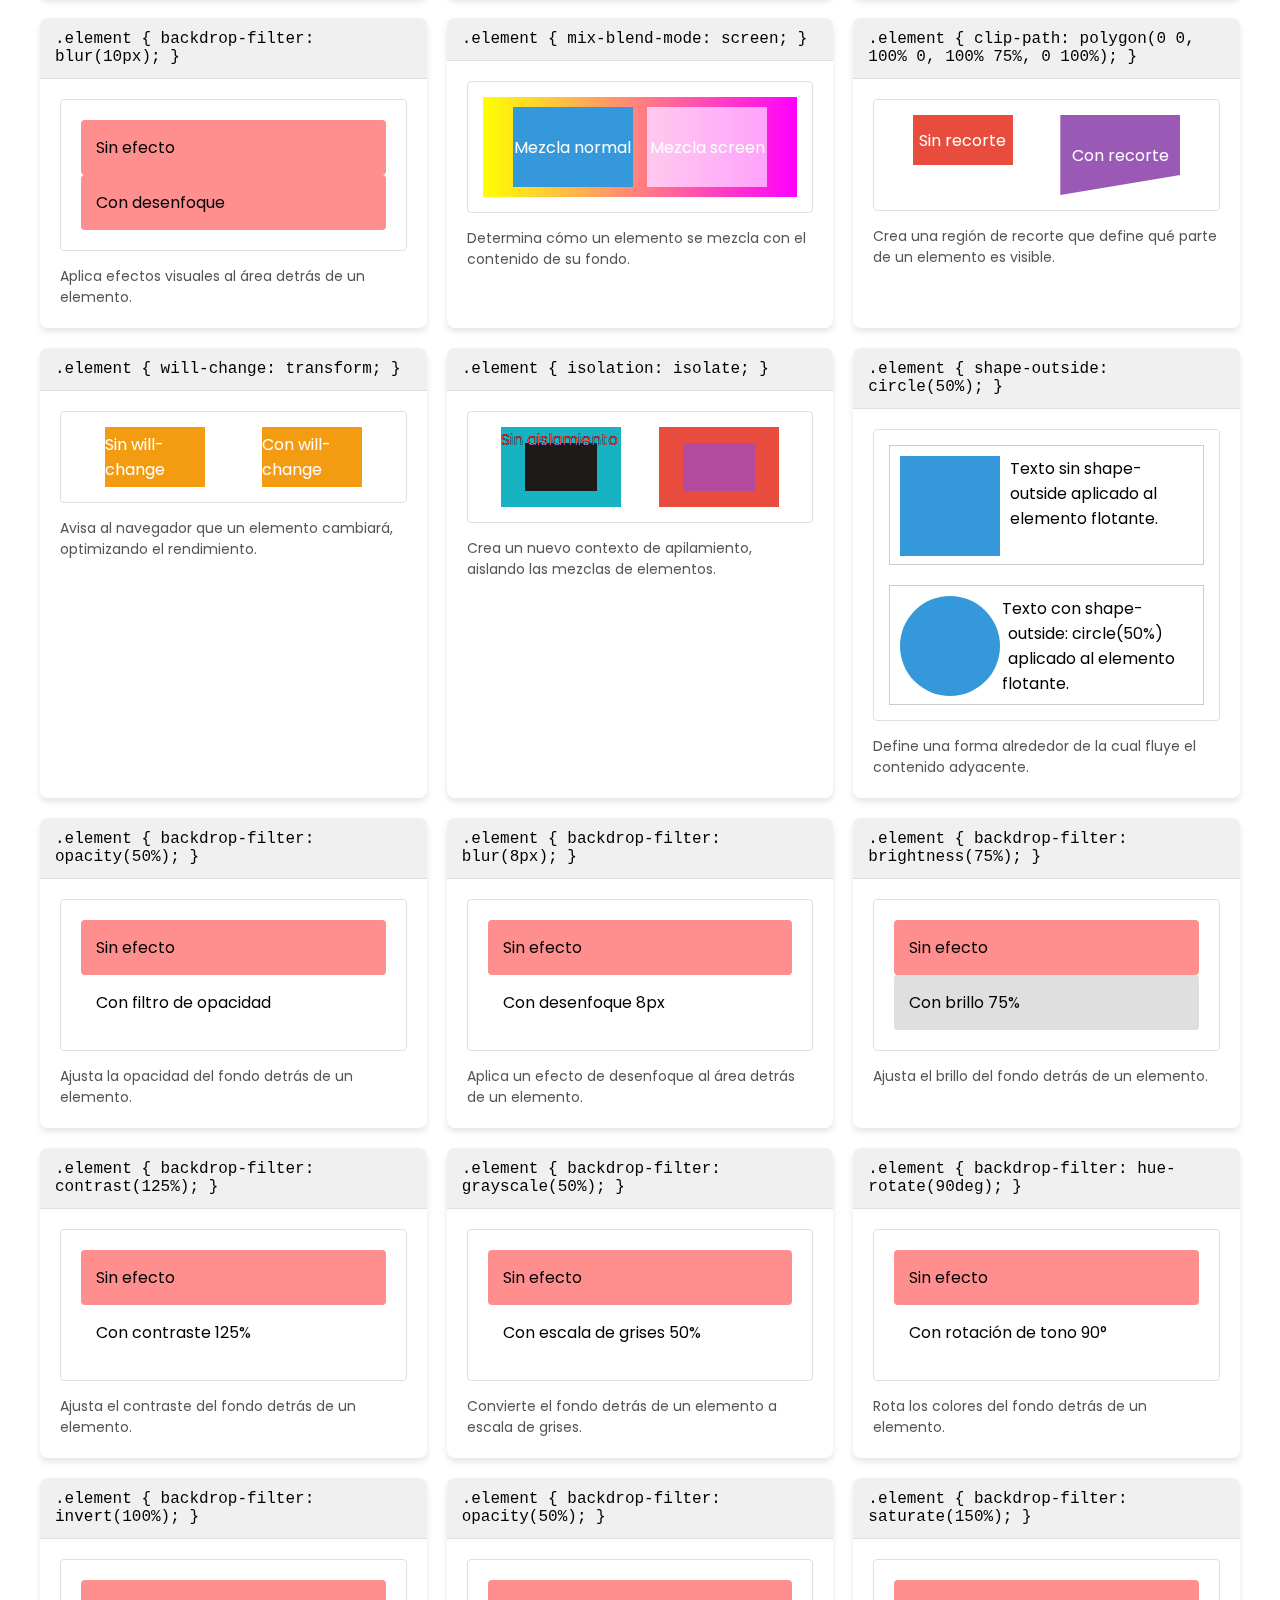
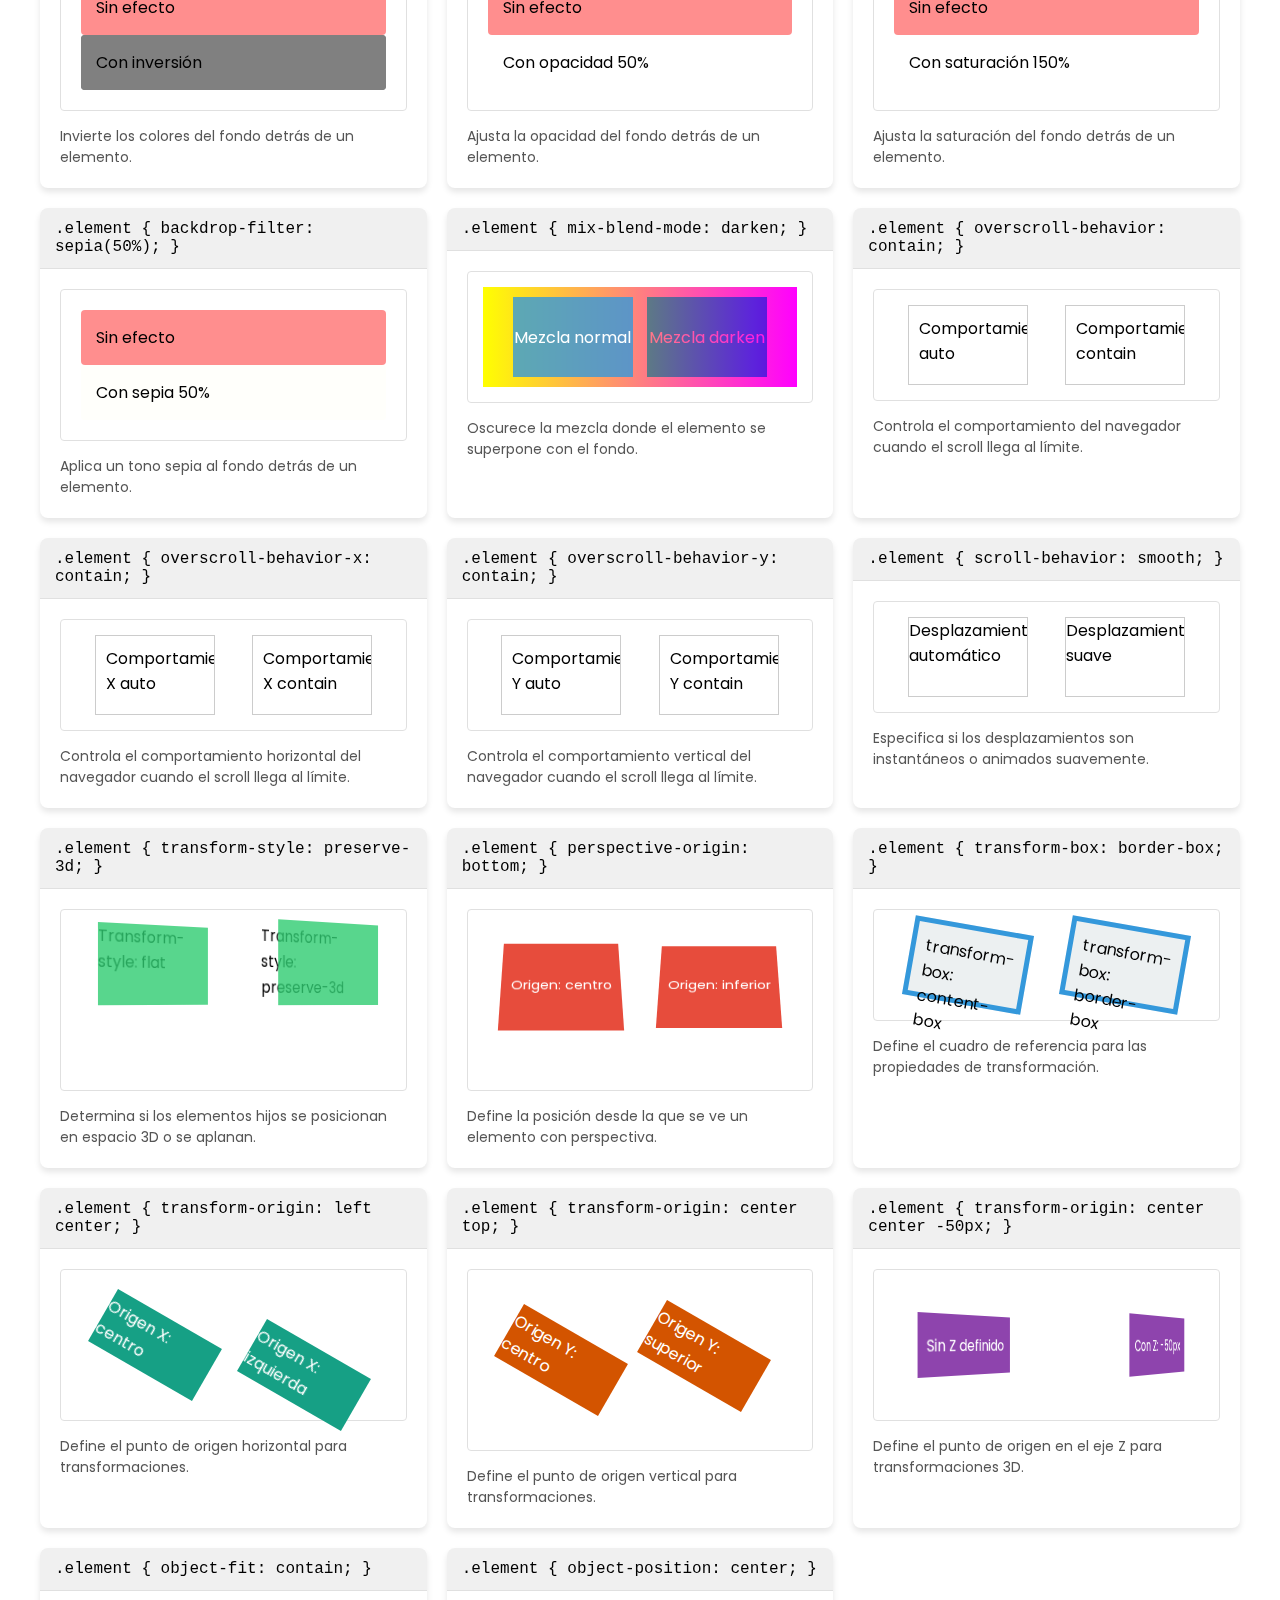
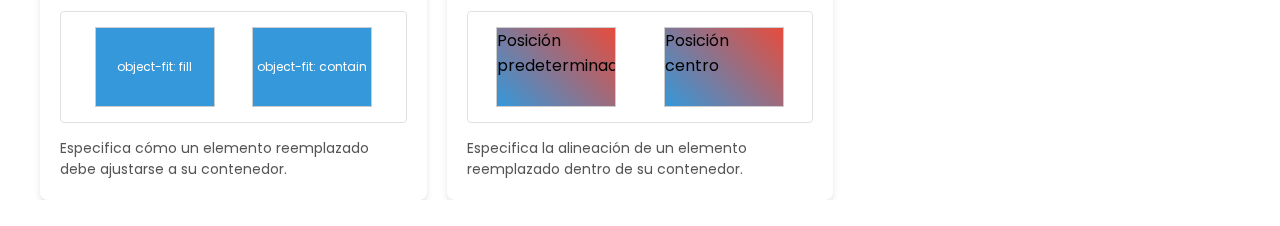
<file: Efectos/efectos.html>
<!DOCTYPE html>
<html lang="en">
<head>
    <meta charset="UTF-8">
    <meta name="viewport" content="width=device-width, initial-scale=1.0">
    <title>Etiquetas</title>
    <link rel="stylesheet" href="styles1.css">
</head>
<body>
    <div class="container">
        <h1>Efectos visuales y transformaciones</h1>
        
        <div class="cards-container">

            <!-- Tarjeta: opacity -->
            <div class="card">
                <div class="card-title">.element { opacity: 0.75; }</div>
                <div class="card-content">
                <div class="example-container">
                    <div class="opacity-example">
                    <div class="normal-opacity">Opacidad normal</div>
                    <div class="reduced-opacity">Opacidad 0.75</div>
                    </div>
                </div>
                <p class="description">Controla la transparencia de un elemento. Un valor de 1 es completamente opaco, 0 es invisible.</p>
                </div>
            </div>
            
            <!-- Tarjeta: transform rotate -->
            <div class="card">
                <div class="card-title">.element { transform: rotate(45deg); }</div>
                <div class="card-content">
                <div class="example-container">
                    <div class="rotate-example">
                    <div class="normal-box">Normal</div>
                    <div class="rotated-box">Rotado 45°</div>
                    </div>
                </div>
                <p class="description">Rota un elemento alrededor de su punto de transformación.</p>
                </div>
            </div>
            
            <!-- Tarjeta: transform-origin -->
            <div class="card">
                <div class="card-title">.element { transform-origin: center; }</div>
                <div class="card-content">
                <div class="example-container">
                    <div class="transform-origin-example">
                    <div class="origin-center">Origen: centro</div>
                    <div class="origin-corner">Origen: esquina</div>
                    </div>
                </div>
                <p class="description">Define el punto de origen para las transformaciones de un elemento.</p>
                </div>
            </div>
            
            <!-- Tarjeta: transform scale -->
            <div class="card">
                <div class="card-title">.element { transform: scale(1.5); }</div>
                <div class="card-content">
                <div class="example-container">
                    <div class="scale-example">
                    <div class="normal-box">Normal</div>
                    <div class="scaled-box">Escalado 1.5x</div>
                    </div>
                </div>
                <p class="description">Aumenta o disminuye el tamaño de un elemento.</p>
                </div>
            </div>
            
            <!-- Tarjeta: transform rotate 90 -->
            <div class="card">
                <div class="card-title">.element { transform: rotate(90deg); }</div>
                <div class="card-content">
                <div class="example-container">
                    <div class="rotate90-example">
                    <div class="normal-box">Normal</div>
                    <div class="rotated90-box">Rotado 90°</div>
                    </div>
                </div>
                <p class="description">Rota un elemento 90 grados en sentido horario.</p>
                </div>
            </div>
            
            <!-- Tarjeta: transform skewX -->
            <div class="card">
                <div class="card-title">.element { transform: skewX(6deg); }</div>
                <div class="card-content">
                <div class="example-container">
                    <div class="skew-example">
                    <div class="normal-box">Normal</div>
                    <div class="skewed-box">Sesgado 6°</div>
                    </div>
                </div>
                <p class="description">Inclina un elemento a lo largo del eje X.</p>
                </div>
            </div>
            
            <!-- Tarjeta: transform translateX -->
            <div class="card">
                <div class="card-title">.element { transform: translateX(-4px); }</div>
                <div class="card-content">
                <div class="example-container">
                    <div class="translate-example">
                    <div class="normal-box">Normal</div>
                    <div class="translated-box">Desplazado -4px</div>
                    </div>
                </div>
                <p class="description">Mueve un elemento horizontalmente.</p>
                </div>
            </div>
            
            <!-- Tarjeta: perspective -->
            <div class="card">
                <div class="card-title">.element { perspective: 500px; }</div>
                <div class="card-content">
                <div class="example-container perspective-container">
                    <div class="perspective-example">
                    <div class="with-perspective">Con perspectiva</div>
                    </div>
                </div>
                <p class="description">Define la distancia entre el observador y el plano z=0, dando una vista 3D.</p>
                </div>
            </div>
            
            <!-- Tarjeta: backface-visibility -->
            <div class="card">
                <div class="card-title">.element { backface-visibility: hidden; }</div>
                <div class="card-content">
                <div class="example-container">
                    <div class="backface-example">
                    <div class="backface-visible">Cara trasera visible</div>
                    <div class="backface-hidden">Cara trasera oculta</div>
                    </div>
                </div>
                <p class="description">Determina si la cara posterior de un elemento es visible cuando se gira.</p>
                </div>
            </div>
            
            <!-- Tarjeta: z-index -->
            <div class="card">
                <div class="card-title">.element { z-index: 10; }</div>
                <div class="card-content">
                <div class="example-container">
                    <div class="zindex-example">
                    <div class="zindex-1">z-index: 1</div>
                    <div class="zindex-10">z-index: 10</div>
                    </div>
                </div>
                <p class="description">Controla el orden de apilamiento de elementos posicionados.</p>
                </div>
            </div>
            
            <!-- Tarjeta: pointer-events -->
            <div class="card">
                <div class="card-title">.element { pointer-events: none; }</div>
                <div class="card-content">
                <div class="example-container">
                    <div class="pointer-events-example">
                    <button class="normal-button">Click normal</button>
                    <button class="no-pointer-events">No reacciona al click</button>
                    </div>
                </div>
                <p class="description">Especifica si un elemento responde a eventos del puntero (click, hover).</p>
                </div>
            </div>
            
            <!-- Tarjeta: resize -->
            <div class="card">
                <div class="card-title">.element { resize: none; }</div>
                <div class="card-content">
                <div class="example-container">
                    <div class="resize-example">
                    <textarea class="resize-all">Redimensionable</textarea>
                    <textarea class="resize-none">No redimensionable</textarea>
                    </div>
                </div>
                <p class="description">Controla si un elemento puede ser redimensionado por el usuario.</p>
                </div>
            </div>
            
            <!-- Tarjeta: cursor -->
            <div class="card">
                <div class="card-title">.element { cursor: pointer; }</div>
                <div class="card-content">
                <div class="example-container">
                    <div class="cursor-example">
                    <div class="cursor-default">Cursor por defecto</div>
                    <div class="cursor-pointer">Cursor pointer</div>
                    </div>
                </div>
                <p class="description">Establece el tipo de cursor que se muestra al pasar sobre un elemento.</p>
                </div>
            </div>
            
            <!-- Tarjeta: user-select -->
            <div class="card">
                <div class="card-title">.element { user-select: none; }</div>
                <div class="card-content">
                <div class="example-container">
                    <div class="user-select-example">
                    <p class="selectable">Este texto se puede seleccionar</p>
                    <p class="not-selectable">Este texto no se puede seleccionar</p>
                    </div>
                </div>
                <p class="description">Controla si el usuario puede seleccionar el texto de un elemento.</p>
                </div>
            </div>
            
            <!-- Tarjeta: filter grayscale -->
            <div class="card">
                <div class="card-title">.element { filter: grayscale(50%); }</div>
                <div class="card-content">
                <div class="example-container">
                    <div class="filter-example">
                    <div class="color-box">Color normal</div>
                    <div class="grayscale-box">50% escala de grises</div>
                    </div>
                </div>
                <p class="description">Aplica efectos visuales como escala de grises a un elemento.</p>
                </div>
            </div>
            
            <!-- Tarjeta: backdrop-filter blur -->
            <div class="card">
                <div class="card-title">.element { backdrop-filter: blur(10px); }</div>
                <div class="card-content">
                <div class="example-container backdrop-filter-container">
                    <div class="backdrop-example">
                    <div class="backdrop-normal">Sin efecto</div>
                    <div class="backdrop-blur">Con desenfoque</div>
                    </div>
                </div>
                <p class="description">Aplica efectos visuales al área detrás de un elemento.</p>
                </div>
            </div>
            
            <!-- Tarjeta: mix-blend-mode -->
            <div class="card">
                <div class="card-title">.element { mix-blend-mode: screen; }</div>
                <div class="card-content">
                <div class="example-container">
                    <div class="blend-mode-example">
                    <div class="blend-normal">Mezcla normal</div>
                    <div class="blend-screen">Mezcla screen</div>
                    </div>
                </div>
                <p class="description">Determina cómo un elemento se mezcla con el contenido de su fondo.</p>
                </div>
            </div>
            
            <!-- Tarjeta: clip-path -->
            <div class="card">
                <div class="card-title">.element { clip-path: polygon(0 0, 100% 0, 100% 75%, 0 100%); }</div>
                <div class="card-content">
                <div class="example-container">
                    <div class="clip-path-example">
                    <div class="normal-box">Sin recorte</div>
                    <div class="clipped-box">Con recorte</div>
                    </div>
                </div>
                <p class="description">Crea una región de recorte que define qué parte de un elemento es visible.</p>
                </div>
            </div>
            
            <!-- Tarjeta: will-change -->
            <div class="card">
                <div class="card-title">.element { will-change: transform; }</div>
                <div class="card-content">
                <div class="example-container">
                    <div class="will-change-example">
                    <div class="no-will-change">Sin will-change</div>
                    <div class="with-will-change">Con will-change</div>
                    </div>
                </div>
                <p class="description">Avisa al navegador que un elemento cambiará, optimizando el rendimiento.</p>
                </div>
            </div>
            
            <!-- Tarjeta: isolation -->
            <div class="card">
                <div class="card-title">.element { isolation: isolate; }</div>
                <div class="card-content">
                <div class="example-container">
                    <div class="isolation-example">
                    <div class="no-isolation">Sin aislamiento</div>
                    <div class="with-isolation">Con aislamiento</div>
                    </div>
                </div>
                <p class="description">Crea un nuevo contexto de apilamiento, aislando las mezclas de elementos.</p>
                </div>
            </div>
            
            <!-- Tarjeta: shape-outside -->
            <div class="card">
                <div class="card-title">.element { shape-outside: circle(50%); }</div>
                <div class="card-content">
                <div class="example-container">
                    <div class="shape-outside-example">
                    <div class="no-shape">
                        <div class="shape-float"></div>
                        <p>Texto sin shape-outside aplicado al elemento flotante.</p>
                    </div>
                    <div class="with-shape">
                        <div class="shape-float circle-shape"></div>
                        <p>Texto con shape-outside: circle(50%) aplicado al elemento flotante.</p>
                    </div>
                    </div>
                </div>
                <p class="description">Define una forma alrededor de la cual fluye el contenido adyacente.</p>
                </div>
            </div>
            
            <!-- Tarjeta: backdrop-filter-opacity -->
            <div class="card">
                <div class="card-title">.element { backdrop-filter: opacity(50%); }</div>
                <div class="card-content">
                <div class="example-container backdrop-filter-container">
                    <div class="backdrop-example">
                    <div class="backdrop-normal">Sin efecto</div>
                    <div class="backdrop-opacity">Con filtro de opacidad</div>
                    </div>
                </div>
                <p class="description">Ajusta la opacidad del fondo detrás de un elemento.</p>
                </div>
            </div>
            
            <!-- Tarjeta: backdrop-filter blur -->
            <div class="card">
                <div class="card-title">.element { backdrop-filter: blur(8px); }</div>
                <div class="card-content">
                <div class="example-container backdrop-filter-container">
                    <div class="backdrop-example">
                    <div class="backdrop-normal">Sin efecto</div>
                    <div class="backdrop-blur-8px">Con desenfoque 8px</div>
                    </div>
                </div>
                <p class="description">Aplica un efecto de desenfoque al área detrás de un elemento.</p>
                </div>
            </div>
            
            <!-- Tarjeta: backdrop-filter brightness -->
            <div class="card">
                <div class="card-title">.element { backdrop-filter: brightness(75%); }</div>
                <div class="card-content">
                <div class="example-container backdrop-filter-container">
                    <div class="backdrop-example">
                    <div class="backdrop-normal">Sin efecto</div>
                    <div class="backdrop-brightness">Con brillo 75%</div>
                    </div>
                </div>
                <p class="description">Ajusta el brillo del fondo detrás de un elemento.</p>
                </div>
            </div>
            
            <!-- Tarjeta: backdrop-filter contrast -->
            <div class="card">
                <div class="card-title">.element { backdrop-filter: contrast(125%); }</div>
                <div class="card-content">
                <div class="example-container backdrop-filter-container">
                    <div class="backdrop-example">
                    <div class="backdrop-normal">Sin efecto</div>
                    <div class="backdrop-contrast">Con contraste 125%</div>
                    </div>
                </div>
                <p class="description">Ajusta el contraste del fondo detrás de un elemento.</p>
                </div>
            </div>
            
            <!-- Tarjeta: backdrop-filter grayscale -->
            <div class="card">
                <div class="card-title">.element { backdrop-filter: grayscale(50%); }</div>
                <div class="card-content">
                <div class="example-container backdrop-filter-container">
                    <div class="backdrop-example">
                    <div class="backdrop-normal">Sin efecto</div>
                    <div class="backdrop-grayscale">Con escala de grises 50%</div>
                    </div>
                </div>
                <p class="description">Convierte el fondo detrás de un elemento a escala de grises.</p>
                </div>
            </div>
            
            <!-- Tarjeta: backdrop-filter hue-rotate -->
            <div class="card">
                <div class="card-title">.element { backdrop-filter: hue-rotate(90deg); }</div>
                <div class="card-content">
                <div class="example-container backdrop-filter-container">
                    <div class="backdrop-example">
                    <div class="backdrop-normal">Sin efecto</div>
                    <div class="backdrop-hue-rotate">Con rotación de tono 90°</div>
                    </div>
                </div>
                <p class="description">Rota los colores del fondo detrás de un elemento.</p>
                </div>
            </div>
            
            <!-- Tarjeta: backdrop-filter invert -->
            <div class="card">
                <div class="card-title">.element { backdrop-filter: invert(100%); }</div>
                <div class="card-content">
                <div class="example-container backdrop-filter-container">
                    <div class="backdrop-example">
                    <div class="backdrop-normal">Sin efecto</div>
                    <div class="backdrop-invert">Con inversión</div>
                    </div>
                </div>
                <p class="description">Invierte los colores del fondo detrás de un elemento.</p>
                </div>
            </div>
            
            <!-- Tarjeta: backdrop-filter opacity -->
            <div class="card">
                <div class="card-title">.element { backdrop-filter: opacity(50%); }</div>
                <div class="card-content">
                <div class="example-container backdrop-filter-container">
                    <div class="backdrop-example">
                    <div class="backdrop-normal">Sin efecto</div>
                    <div class="backdrop-opacity-50">Con opacidad 50%</div>
                    </div>
                </div>
                <p class="description">Ajusta la opacidad del fondo detrás de un elemento.</p>
                </div>
            </div>
            
            <!-- Tarjeta: backdrop-filter saturate -->
            <div class="card">
                <div class="card-title">.element { backdrop-filter: saturate(150%); }</div>
                <div class="card-content">
                <div class="example-container backdrop-filter-container">
                    <div class="backdrop-example">
                    <div class="backdrop-normal">Sin efecto</div>
                    <div class="backdrop-saturate">Con saturación 150%</div>
                    </div>
                </div>
                <p class="description">Ajusta la saturación del fondo detrás de un elemento.</p>
                </div>
            </div>
            
            <!-- Tarjeta: backdrop-filter sepia -->
            <div class="card">
                <div class="card-title">.element { backdrop-filter: sepia(50%); }</div>
                <div class="card-content">
                <div class="example-container backdrop-filter-container">
                    <div class="backdrop-example">
                    <div class="backdrop-normal">Sin efecto</div>
                    <div class="backdrop-sepia">Con sepia 50%</div>
                    </div>
                </div>
                <p class="description">Aplica un tono sepia al fondo detrás de un elemento.</p>
                </div>
            </div>
            
            <!-- Tarjeta: mix-blend-mode darken -->
            <div class="card">
                <div class="card-title">.element { mix-blend-mode: darken; }</div>
                <div class="card-content">
                <div class="example-container">
                    <div class="blend-mode-example">
                    <div class="blend-normal-darken">Mezcla normal</div>
                    <div class="blend-darken">Mezcla darken</div>
                    </div>
                </div>
                <p class="description">Oscurece la mezcla donde el elemento se superpone con el fondo.</p>
                </div>
            </div>
            
            <!-- Tarjeta: overscroll-behavior -->
            <div class="card">
                <div class="card-title">.element { overscroll-behavior: contain; }</div>
                <div class="card-content">
                <div class="example-container">
                    <div class="overscroll-example">
                    <div class="overscroll-auto">Comportamiento auto</div>
                    <div class="overscroll-contain">Comportamiento contain</div>
                    </div>
                </div>
                <p class="description">Controla el comportamiento del navegador cuando el scroll llega al límite.</p>
                </div>
            </div>
            
            <!-- Tarjeta: overscroll-behavior-x -->
            <div class="card">
                <div class="card-title">.element { overscroll-behavior-x: contain; }</div>
                <div class="card-content">
                <div class="example-container">
                    <div class="overscroll-example">
                    <div class="overscroll-x-auto">Comportamiento X auto</div>
                    <div class="overscroll-x-contain">Comportamiento X contain</div>
                    </div>
                </div>
                <p class="description">Controla el comportamiento horizontal del navegador cuando el scroll llega al límite.</p>
                </div>
            </div>
            
            <!-- Tarjeta: overscroll-behavior-y -->
            <div class="card">
                <div class="card-title">.element { overscroll-behavior-y: contain; }</div>
                <div class="card-content">
                <div class="example-container">
                    <div class="overscroll-example">
                    <div class="overscroll-y-auto">Comportamiento Y auto</div>
                    <div class="overscroll-y-contain">Comportamiento Y contain</div>
                    </div>
                </div>
                <p class="description">Controla el comportamiento vertical del navegador cuando el scroll llega al límite.</p>
                </div>
            </div>
            
            <!-- Tarjeta: scroll-behavior -->
            <div class="card">
                <div class="card-title">.element { scroll-behavior: smooth; }</div>
                <div class="card-content">
                <div class="example-container">
                    <div class="scroll-behavior-example">
                    <div class="scroll-auto">Desplazamiento automático</div>
                    <div class="scroll-smooth">Desplazamiento suave</div>
                    </div>
                </div>
                <p class="description">Especifica si los desplazamientos son instantáneos o animados suavemente.</p>
                </div>
            </div>
            
            <!-- Tarjeta: transform-style -->
            <div class="card">
                <div class="card-title">.element { transform-style: preserve-3d; }</div>
                <div class="card-content">
                <div class="example-container">
                    <div class="transform-style-example">
                    <div class="flat-3d">Transform-style: flat</div>
                    <div class="preserve-3d">Transform-style: preserve-3d</div>
                    </div>
                </div>
                <p class="description">Determina si los elementos hijos se posicionan en espacio 3D o se aplanan.</p>
                </div>
            </div>
            
            <!-- Tarjeta: perspective-origin -->
            <div class="card">
                <div class="card-title">.element { perspective-origin: bottom; }</div>
                <div class="card-content">
                  <div class="example-container">
                    <div class="perspective-origin-example">
                      <div class="perspective-origin-center">
                        <div>Origen: centro</div>
                      </div>
                      <div class="perspective-origin-bottom">
                        <div>Origen: inferior</div>
                      </div>
                    </div>
                  </div>
                  <p class="description">Define la posición desde la que se ve un elemento con perspectiva.</p>
                </div>
              </div>
            
            <!-- Tarjeta: transform-box -->
            <div class="card">
                <div class="card-title">.element { transform-box: border-box; }</div>
                <div class="card-content">
                <div class="example-container">
                    <div class="transform-box-example">
                    <div class="transform-content-box">transform-box: content-box</div>
                    <div class="transform-border-box">transform-box: border-box</div>
                    </div>
                </div>
                <p class="description">Define el cuadro de referencia para las propiedades de transformación.</p>
                </div>
            </div>
            
            <!-- Tarjeta: transform-origin-x -->
            <div class="card">
                <div class="card-title">.element { transform-origin: left center; }</div>
                <div class="card-content">
                <div class="example-container">
                    <div class="transform-origin-x-example">
                    <div class="origin-center-x">Origen X: centro</div>
                    <div class="origin-left-x">Origen X: izquierda</div>
                    </div>
                </div>
                <p class="description">Define el punto de origen horizontal para transformaciones.</p>
                </div>
            </div>
            
            <!-- Tarjeta: transform-origin-y -->
            <div class="card">
                <div class="card-title">.element { transform-origin: center top; }</div>
                <div class="card-content">
                <div class="example-container">
                    <div class="transform-origin-y-example">
                    <div class="origin-center-y">Origen Y: centro</div>
                    <div class="origin-top-y">Origen Y: superior</div>
                    </div>
                </div>
                <p class="description">Define el punto de origen vertical para transformaciones.</p>
                </div>
            </div>
            
            <!-- Tarjeta: transform-origin-z -->
            <div class="card">
                <div class="card-title">.element { transform-origin: center center -50px; }</div>
                <div class="card-content">
                <div class="example-container">
                    <div class="transform-origin-z-example">
                    <div class="origin-center-z">Sin Z definido</div>
                    <div class="origin-back-z">Con Z: -50px</div>
                    </div>
                </div>
                <p class="description">Define el punto de origen en el eje Z para transformaciones 3D.</p>
                </div>
            </div>
            
            <!-- Tarjeta: object-fit -->
            <div class="card">
                <div class="card-title">.element { object-fit: contain; }</div>
                <div class="card-content">
                <div class="example-container">
                    <div class="object-fit-example">
                    <div class="object-fit-fill">
                        <div class="image-placeholder fill">object-fit: fill</div>
                    </div>
                    <div class="object-fit-contain">
                        <div class="image-placeholder contain">object-fit: contain</div>
                    </div>
                    </div>
                </div>
                <p class="description">Especifica cómo un elemento reemplazado debe ajustarse a su contenedor.</p>
                </div>
            </div>
            
            <!-- Tarjeta: object-position -->
            <div class="card">
                <div class="card-title">.element { object-position: center; }</div>
                <div class="card-content">
                  <div class="example-container">
                    <div class="object-position-example">
                      <div class="object-position-default">
                        <div class="pos-default">Posición predeterminada</div>
                      </div>
                      <div class="object-position-center">
                        <div class="pos-center">Posición centro</div>
                      </div>
                    </div>
                  </div>
                  <p class="description">Especifica la alineación de un elemento reemplazado dentro de su contenedor.</p>
                </div>
              </div>
</body>
</html>
</file>
<file: style.css>
/*=============== GOOGLE FONTS ===============*/
@import url("https://fonts.googleapis.com/css2?family=Poppins:wght@400;500&display=swap");

* {
  margin: 0;
  padding: 0;
  box-sizing: border-box;
  font-family: 'Poppins', sans-serif;
}

body {
  background-color: #f5f5f5;
  padding: 20px;
}

.container {
  max-width: 1200px;
  margin: 0 auto;
}

h1 {
  text-align: center;
  margin-bottom: 30px;
  color: #333;
}

.cards-container {
  display: grid;
  grid-template-columns: repeat(auto-fill, minmax(300px, 1fr));
  gap: 20px;
}

.card {
  background-color: white;
  border-radius: 8px;
  box-shadow: 0 4px 6px rgba(0, 0, 0, 0.1);
  overflow: hidden;
  transition: transform 0.3s ease;
}

.card:hover {
  transform: translateY(-5px);
}

.card-title {
  background-color: #f0f0f0;
  padding: 12px 15px;
  font-family: 'Poppins', monospace;
  font-size: 16px;
  border-bottom: 1px solid #e0e0e0;
}

.card-content {
  padding: 20px;
}
footer {
  text-align: center;
  margin-top: 50px;
  padding: 20px;
  color: #6b7280;
  font-size: 14px;
}

@media (max-width: 768px) {
  .cards-container {
      grid-template-columns: 1fr;
  }
  
  h1 {
      font-size: 28px;
  }
}
/* Estilos ejemplos de tarjeta */

.color-blue {
  color: blue;
}
.text-shadow {
  text-shadow: 2px 2px 4px #000000;
}
.letter-spacing {
  letter-spacing: 0.1em;
}
.word-spacing {
  word-spacing: 0.2em;
}
.line-height {
  line-height: 2;
}
.text-align-right {
  text-align: right;
}
.text-decoration-underline {
  text-decoration: underline;
}
.text-transform-uppercase {
  text-transform: uppercase;
}
.vertical-align-baseline {
  vertical-align: baseline;
}
.white-space-nowrap {
  white-space: nowrap;
  overflow: hidden;
}
.word-wrap {
  word-wrap: break-word;
}
.overflow-wrap {
  overflow-wrap: normal;
}
.font-family {
  font-family: 'Roboto', sans-serif;
}
.font-size-small {
  font-size: 0.75rem;
}
.font-weight-semibold {
  font-weight: 600;
}
.font-style-italic {
  font-style: italic;
}
.text-overflow {
  text-overflow: ellipsis;
}
.text-decoration-color {
  text-decoration: underline;
  text-decoration-color: yellow;
}
.text-decoration-style {
  text-decoration: underline;
  text-decoration-style: dotted;
}
.text-decoration-thickness {
  text-decoration: underline;
  text-decoration-thickness: 2px;
}
.text-align-last {
  text-align-last: right;
}
.text-justify {
  text-justify: justify;
}
.line-break {
  line-break: break-all;
}
.word-break {
  word-break: break-all;
}
.hyphens-auto {
  hyphens: auto;
}

.margin-all {
  margin: 16px;
  border: 2px solid #3f51b5;
  background-color: #e8eaf6;
  padding: 10px;
  width: 60%;
}
.margin-top {
  margin-top: 32px;
  border: 2px solid #3f51b5;
  background-color: #e8eaf6;
  padding: 10px;
  width: 60%;
}
.margin-right {
  margin-right: 48px;
  border: 2px solid #3f51b5;
  background-color: #e8eaf6;
  padding: 10px;
  width: 60%;
}
.margin-bottom {
  margin-bottom: 64px;
  border: 2px solid #3f51b5;
  background-color: #e8eaf6;
  padding: 10px;
  width: 60%;
}
.margin-left {
  margin-left: 80px;
  border: 2px solid #3f51b5;
  background-color: #e8eaf6;
  padding: 10px;
  width: 60%;
}

/* Padding */
.padding-all {
  padding: 24px;
  border: 2px solid #ff5722;
  background-color: #fbe9e7;
  width: 70%;
}
.padding-top {
  padding-top: 40px;
  border: 2px solid #ff5722;
  background-color: #fbe9e7;
  width: 70%;
}
.padding-right {
  padding-right: 32px;
  border: 2px solid #ff5722;
  background-color: #fbe9e7;
  width: 70%;
}
.padding-bottom {
  padding-bottom: 48px;
  border: 2px solid #ff5722;
  background-color: #fbe9e7;
  width: 70%;
}
.padding-left {
  padding-left: 64px;
  border: 2px solid #ff5722;
  background-color: #fbe9e7;
  width: 70%;
}

/* Width y Height */
.container-demo {
  border: 2px dashed #9e9e9e;
  background-color: #f5f5f5;
  padding: 10px;
  width: 100%;
  margin-bottom: 10px;
}
.width-50 {
  width: 50%;
  background-color: #e1bee7;
  border: 2px solid #8e24aa;
  padding: 10px;
}
.max-width {
  max-width: 48rem;
  width: 100%;
  background-color: #e1bee7;
  border: 2px solid #8e24aa;
  padding: 10px;
}
.height-256 {
  height: 256px;
  background-color: #c8e6c9;
  border: 2px solid #43a047;
  width: 100%;
}
.min-height-demo {
  min-height: 100px;
  background-color: #c8e6c9;
  border: 2px solid #43a047;
  width: 100%;
}
.max-height-demo {
  max-height: 24rem;
  overflow: auto;
  background-color: #c8e6c9;
  border: 2px solid #43a047;
  width: 100%;
}

/* Scroll Properties Container */
.scroll-container {
  width: 100%;
  height: 150px;
  border: 2px solid #0288d1;
  background-color: #e1f5fe;
  overflow: auto;
  margin-bottom: 10px;
}
.scroll-content {
  width: 200%;
  height: 300px;
  background: linear-gradient(45deg, #bbdefb 25%, #90caf9 25%, #90caf9 50%, #bbdefb 50%, #bbdefb 75%, #90caf9 75%);
  background-size: 50px 50px;
}
.anchor-point {
  width: 100%;
  height: 50px;
  background-color: #f06292;
  display: flex;
  align-items: center;
  justify-content: center;
  color: white;
  margin-bottom: 200px;
}

/* Scroll Padding */
.scroll-padding-all {
  scroll-padding: 1rem;
}
.scroll-padding-top {
  scroll-padding-top: 1rem;
}
.scroll-padding-right {
  scroll-padding-right: 1rem;
}
.scroll-padding-bottom {
  scroll-padding-bottom: 1rem;
}
.scroll-padding-left {
  scroll-padding-left: 1rem;
}

/* Scroll Margin */
.scroll-margin-all {
  scroll-margin: 1rem;
}
.scroll-margin-top {
  scroll-margin-top: 1rem;
}
.scroll-margin-right {
  scroll-margin-right: 1rem;
}
.scroll-margin-bottom {
  scroll-margin-bottom: 1rem;
}
.scroll-margin-left {
  scroll-margin-left: 1rem;
}

/* Indicadores y ayudas visuales */
.indicator {
  position: absolute;
  border-top: 2px dotted #666;
  color: #666;
  font-size: 12px;
  font-family: monospace;
}
.container-outline {
  border: 2px dashed #9e9e9e;
  padding: 20px;
  margin-bottom: 10px;
  background-color: #fafafa;
  position: relative;
}

/* Estilos específicos para cada ejemplo de bordes y fondos */
.background-color-yellow {
  background-color: yellow;
  padding: 20px;
  border: 1px solid #ddd;
}

.text-shadow {
  text-shadow: 2px 2px 4px #000000;
  font-size: 24px;
  color: #666;
}

.border-color-pink {
  border: 3px solid pink;
  padding: 15px;
}

.border-radius-8px {
  border: 2px solid #333;
  border-radius: 8px;
  padding: 15px;
  background-color: #f0f0f0;
}

.border-width-4px {
  border: 4px solid #333;
  padding: 15px;
}

.border-style-dashed {
  border: 3px dashed #333;
  padding: 15px;
}

.table-container {
  display: table;
  width: 100%;
  border-spacing: 0;
}

.table-container.with-spacing {
  border-spacing: 4px;
}

.table-row {
  display: table-row;
}

.table-cell {
  display: table-cell;
  border: 1px solid #333;
  padding: 5px;
  background-color: #f0f0f0;
}

.border-collapse-example {
  border-collapse: collapse;
  width: 100%;
}

.border-spacing-example {
  border-spacing: 4px;
  width: 100%;
}

.outline-none {
  border: 1px solid #333;
  padding: 15px;
}

.outline-none:focus {
  outline: none;
  border-color: blue;
}

.overflow-container {
  width: 100%;
  height: 80px;
  border: 1px solid #333;
  overflow: hidden;
}

.overflow-x-container {
  width: 100%;
  height: 80px;
  border: 1px solid #333;
  overflow-x: hidden;
  overflow-y: auto;
}

.overflow-y-container {
  width: 100%;
  height: 80px;
  border: 1px solid #333;
  overflow-y: hidden;
  overflow-x: auto;
}

.long-content {
  width: 200%;
  background: linear-gradient(to right, #f0f0f0, #ccc);
}

.tall-content {
  height: 200%;
  background: linear-gradient(to bottom, #f0f0f0, #ccc);
}

.both-directions {
  width: 200%;
  height: 200%;
  background: linear-gradient(45deg, #f0f0f0, #ccc);
}

.border-regular {
  border: 1px solid #000000;
  padding: 15px;
}

.border-top {
  border-top: 2px solid #000000;
  padding: 15px;
}

.border-right {
  border-right: 4px solid #000000;
  padding: 15px;
}

.border-bottom {
  border-bottom: 1px solid #000000;
  padding: 15px;
}

.border-left {
  border-left: 1px solid #000000;
  padding: 15px;
}

.border-rgba {
  border: 1px solid rgba(255, 255, 0, 0.6);
  padding: 15px;
  background-color: #f0f0f0;
}

.parent-border {
  padding: 5px;
  background-color: #f0f0f0;
}

.children-top-border > * {
  border-top: 1px solid #000000;
  margin: 5px;
  padding: 10px;
  background-color: #fff;
}

.children-left-border > * {
  border-left: 1px solid #000000;
  margin: 5px;
  padding: 10px;
  background-color: #fff;
}

.children-border-color > * {
  border: 1px solid rgba(0, 0, 0, 0.75);
  margin: 5px;
  padding: 10px;
  background-color: #fff;
}

.children-border-style > * {
  border: 2px dashed #000000;
  margin: 5px;
  padding: 10px;
  background-color: #fff;
}

.children-top-width > * {
  border: 1px solid #000000;
  border-top-width: 2px;
  margin: 5px;
  padding: 10px;
  background-color: #fff;
}

.vertical-align-baseline {
  vertical-align: baseline;
}

/* Ejemplos para display: flex */
.display-flex {
  display: flex;
  background-color: #e9f5ff;
  border: 1px solid #c0d8f0;
  padding: 10px;
}

.display-flex-item {
  background-color: #4a90e2;
  color: white;
  padding: 10px;
  margin: 5px;
  border-radius: 4px;
}

/* Ejemplos para flex-direction: column */
.flex-direction-column {
  display: flex;
  flex-direction: column;
  background-color: #fff0e9;
  border: 1px solid #f0d0c0;
  padding: 10px;
  height: 200px;
}

.flex-direction-column-item {
  background-color: #e27a4a;
  color: white;
  padding: 10px;
  margin: 5px;
  border-radius: 4px;
}

/* Ejemplos para flex-wrap: wrap */
.flex-wrap {
  display: flex;
  flex-wrap: wrap;
  background-color: #f5e9ff;
  border: 1px solid #d8c0f0;
  padding: 10px;
  width: 250px;
}

.flex-wrap-item {
  background-color: #9a4ae2;
  color: white;
  padding: 10px;
  margin: 5px;
  width: 70px;
  border-radius: 4px;
}

/* Ejemplos para justify-content: space-between */
.justify-content {
  display: flex;
  justify-content: space-between;
  background-color: #e9fff0;
  border: 1px solid #c0f0d0;
  padding: 10px;
}

.justify-content-item {
  background-color: #4ae27a;
  color: white;
  padding: 10px;
  width: 60px;
  text-align: center;
  border-radius: 4px;
}

/* Ejemplos para align-items: center */
.align-items {
  display: flex;
  align-items: center;
  background-color: #fffde9;
  border: 1px solid #f0ecc0;
  padding: 10px;
  height: 150px;
}

.align-items-item {
  background-color: #e2d74a;
  color: white;
  padding: 10px;
  margin: 5px;
  border-radius: 4px;
}

.align-items-item.tall {
  height: 80px;
}

/* Ejemplos para align-self: center */
.align-self {
  display: flex;
  background-color: #ffe9f5;
  border: 1px solid #f0c0d8;
  padding: 10px;
  height: 150px;
}

.align-self-item {
  background-color: #e24a9a;
  color: white;
  padding: 10px;
  margin: 5px;
  border-radius: 4px;
}

.align-self-center {
  align-self: center;
}

/* Ejemplos para order */
.order {
  display: flex;
  background-color: #e9f0ff;
  border: 1px solid #c0d0f0;
  padding: 10px;
}

.order-item {
  background-color: #4a7ae2;
  color: white;
  padding: 10px;
  margin: 5px;
  border-radius: 4px;
}

.order-1 {
  order: 1;
}

/* Ejemplos para align-content: center */
.align-content {
  display: flex;
  flex-wrap: wrap;
  align-content: center;
  height: 200px;
  border: 2px dashed #9e9e9e;
  background-color: #f5f5f5;
  width: 100%;
}

.align-content-item {
  background-color: #bbdefb;
  border: 1px solid #1976d2;
  padding: 10px;
  margin: 5px;
  width: calc(33% - 10px);
  text-align: center;
}

/* Ejemplos para flex-shrink: 0 */
.flex-shrink {
  display: flex;
  background-color: #f0fff0;
  border: 1px solid #c0f0c0;
  padding: 10px;
  width: 300px;
}

.flex-shrink-item {
  background-color: #50c878;
  color: white;
  padding: 10px;
  margin: 5px;
  width: 100px;
  border-radius: 4px;
}

.flex-shrink-0 {
  flex-shrink: 0;
}

/* Ejemplos para flex-grow: 1 */
.flex-grow {
  display: flex;
  background-color: #f0f0ff;
  border: 1px solid #c0c0f0;
  padding: 10px;
}

.flex-grow-item {
  background-color: #7b68ee;
  color: white;
  padding: 10px;
  margin: 5px;
  width: 50px;
  border-radius: 4px;
}

.flex-grow-1 {
  flex-grow: 1;
}

/* Ejemplos para flex-basis: 25% */
.flex-basis {
  display: flex;
  background-color: #fff0f0;
  border: 1px solid #f0c0c0;
  padding: 10px;
}

.flex-basis-item {
  background-color: #ff6347;
  color: white;
  padding: 10px;
  margin: 5px;
  border-radius: 4px;
}

.flex-basis-25 {
  flex-basis: 25%;
}

/* opacity */
.opacity-example {
  display: flex;
  justify-content: space-around;
}

.normal-opacity, .reduced-opacity {
  padding: 10px;
  background-color: #3498db;
  color: white;
  text-align: center;
  width: 120px;
}

.reduced-opacity {
  opacity: 0.75;
}

/* transform rotate */
.rotate-example {
  display: flex;
  justify-content: space-around;
  height: 100px;
  align-items: center;
}

.normal-box, .rotated-box {
  width: 100px;
  height: 50px;
  background-color: #e74c3c;
  color: white;
  display: flex;
  justify-content: center;
  align-items: center;
  text-align: center;
}

.rotated-box {
  transform: rotate(45deg);
}

/* transform-origin */
.transform-origin-example {
  display: flex;
  justify-content: space-around;
  height: 120px;
  align-items: center;
}

.origin-center, .origin-corner {
  width: 100px;
  height: 50px;
  background-color: #9b59b6;
  color: white;
  display: flex;
  justify-content: center;
  align-items: center;
  text-align: center;
  transition: transform 0.3s ease;
}

.origin-center:hover {
  transform: rotate(45deg);
  transform-origin: center;
}

.origin-corner:hover {
  transform: rotate(45deg);
  transform-origin: top left;
}

/* transform scale */
.scale-example {
  display: flex;
  justify-content: space-around;
  height: 120px;
  align-items: center;
}

.scaled-box {
  transform: scale(1.5);
}

/* transform rotate 90 */
.rotate90-example {
  display: flex;
  justify-content: space-around;
  height: 120px;
  align-items: center;
}

.rotated90-box {
  transform: rotate(90deg);
}

/* transform skewX */
.skew-example {
  display: flex;
  justify-content: space-around;
  height: 100px;
  align-items: center;
}

.skewed-box {
  transform: skewX(6deg);
}

/* transform translateX */
.translate-example {
  display: flex;
  justify-content: space-around;
  height: 100px;
  align-items: center;
}

.translated-box {
  transform: translateX(-4px);
  background-color: #f1c40f;
}

/* perspective */
.perspective-container {
  perspective: 500px;
  height: 150px;
}

.perspective-example {
  display: flex;
  justify-content: center;
  align-items: center;
  height: 100%;
}

.with-perspective {
  width: 150px;
  height: 80px;
  background-color: #1abc9c;
  color: white;
  text-align: center;
  display: flex;
  justify-content: center;
  align-items: center;
  transform: rotateX(30deg);
}

/* backface-visibility */
.backface-example {
  display: flex;
  justify-content: space-around;
  perspective: 500px;
  height: 120px;
}

.backface-visible, .backface-hidden {
  width: 100px;
  height: 80px;
  background-color: #2ecc71;
  color: white;
  display: flex;
  justify-content: center;
  align-items: center;
  transform: rotateY(180deg);
}

.backface-hidden {
  backface-visibility: hidden;
}

/* z-index */
.zindex-example {
  position: relative;
  height: 80px;
}

.zindex-1, .zindex-10 {
  position: absolute;
  width: 100px;
  height: 60px;
  display: flex;
  justify-content: center;
  align-items: center;
  color: white;
}

.zindex-1 {
  background-color: #e67e22;
  top: 10px;
  left: 20px;
  z-index: 1;
}

.zindex-10 {
  background-color: #27ae60;
  top: 30px;
  left: 60px;
  z-index: 10;
}

/* pointer-events */
.pointer-events-example {
  display: flex;
  justify-content: space-around;
}

.normal-button, .no-pointer-events {
  padding: 10px 15px;
  background-color: #3498db;
  color: white;
  border: none;
  border-radius: 4px;
  cursor: pointer;
}

.no-pointer-events {
  pointer-events: none;
  opacity: 0.7;
}

/* resize */
.resize-example {
  display: flex;
  justify-content: space-around;
}

.resize-all, .resize-none {
  width: 120px;
  height: 60px;
  padding: 5px;
  border: 1px solid #ccc;
}

.resize-none {
  resize: none;
}

/* cursor */
.cursor-example {
  display: flex;
  justify-content: space-around;
}

.cursor-default, .cursor-pointer {
  padding: 10px;
  background-color: #95a5a6;
  color: white;
  width: 120px;
  text-align: center;
}

.cursor-pointer {
  cursor: pointer;
}

/* user-select */
.user-select-example {
  display: flex;
  flex-direction: column;
  gap: 10px;
}

.selectable, .not-selectable {
  padding: 10px;
  background-color: #ecf0f1;
  border: 1px solid #bdc3c7;
}

.not-selectable {
  user-select: none;
}

/* filter grayscale */
.filter-example {
  display: flex;
  justify-content: space-around;
}

.color-box, .grayscale-box {
  width: 120px;
  height: 80px;
  background: linear-gradient(to right, #f00, #0f0, #00f);
  display: flex;
  justify-content: center;
  align-items: center;
  color: white;
  text-shadow: 1px 1px 2px black;
}

.grayscale-box {
  filter: grayscale(50%);
}

/* backdrop-filter blur */
.backdrop-filter-container {
  position: relative;
  height: 150px;
  background: url('/api/placeholder/400/150');
  background-size: cover;
}

.backdrop-example {
  display: flex;
  justify-content: space-around;
  height: 100%;
  align-items: center;
}

.backdrop-normal, .backdrop-blur {
  padding: 15px;
  background-color: rgba(255, 255, 255, 0.5);
  border-radius: 4px;
}

.backdrop-blur {
  backdrop-filter: blur(10px);
}

/* mix-blend-mode */
.blend-mode-example {
  position: relative;
  height: 100px;
  background: linear-gradient(to right, #ff0, #f0f);
}

.blend-normal, .blend-screen {
  position: absolute;
  width: 120px;
  height: 80px;
  top: 10px;
  background-color: #3498db;
  display: flex;
  justify-content: center;
  align-items: center;
  color: white;
}

.blend-normal {
  left: 30px;
}

.blend-screen {
  right: 30px;
  mix-blend-mode: screen;
}

/* clip-path */
.clip-path-example {
  display: flex;
  justify-content: space-around;
}

.normal-box, .clipped-box {
  width: 120px;
  height: 80px;
  background-color: #9b59b6;
  color: white;
  display: flex;
  justify-content: center;
  align-items: center;
}

.clipped-box {
  clip-path: polygon(0 0, 100% 0, 100% 75%, 0 100%);
}

/* will-change */
.will-change-example {
  display: flex;
  justify-content: space-around;
}

.no-will-change, .with-will-change {
  width: 100px;
  height: 60px;
  background-color: #f39c12;
  color: white;
  display: flex;
  justify-content: center;
  align-items: center;
  transition: transform 0.3s;
}

.with-will-change {
  will-change: transform;
}

.no-will-change:hover, .with-will-change:hover {
  transform: scale(1.1);
}

/* isolation */
.isolation-example {
  display: flex;
  justify-content: space-around;
}

.no-isolation, .with-isolation {
  position: relative;
  width: 120px;
  height: 80px;
}

.no-isolation::before, .with-isolation::before {
  content: "";
  position: absolute;
  width: 100%;
  height: 100%;
  background-color: #e74c3c;
  mix-blend-mode: difference;
}

.no-isolation::after, .with-isolation::after {
  content: "";
  position: absolute;
  width: 60%;
  height: 60%;
  top: 20%;
  left: 20%;
  background-color: #3498db;
  mix-blend-mode: difference;
}

.with-isolation {
  isolation: isolate;
}

/* shape-outside */
.shape-outside-example {
  display: flex;
  flex-direction: column;
  gap: 20px;
}

.no-shape, .with-shape {
  width: 100%;
  height: 120px;
  border: 1px solid #ccc;
  padding: 10px;
  overflow: hidden;
}

.shape-float {
  float: left;
  width: 100px;
  height: 100px;
  background-color: #3498db;
  margin-right: 10px;
}

.circle-shape {
  border-radius: 50%;
  shape-outside: circle(50%);
}

/* backdrop filters */
.backdrop-opacity, .backdrop-blur-8px, .backdrop-brightness, 
.backdrop-contrast, .backdrop-grayscale, .backdrop-hue-rotate, 
.backdrop-invert, .backdrop-opacity-50, .backdrop-saturate, 
.backdrop-sepia {
  backdrop-filter: opacity(50%);
  background-color: rgba(255, 255, 255, 0.5);
  border-radius: 4px;
  padding: 15px;
}

.backdrop-blur-8px {
  backdrop-filter: blur(8px);
}

.backdrop-brightness {
  backdrop-filter: brightness(75%);
}

.backdrop-contrast {
  backdrop-filter: contrast(125%);
}

.backdrop-grayscale {
  backdrop-filter: grayscale(50%);
}

.backdrop-hue-rotate {
  backdrop-filter: hue-rotate(90deg);
}

.backdrop-invert {
  backdrop-filter: invert(100%);
}

.backdrop-opacity-50 {
  backdrop-filter: opacity(50%);
}

.backdrop-saturate {
  backdrop-filter: saturate(150%);
}

.backdrop-sepia {
  backdrop-filter: sepia(50%);
}

/* mix-blend-mode darken */
.blend-normal-darken, .blend-darken {
  position: absolute;
  width: 120px;
  height: 80px;
  top: 10px;
  background-color: rgba(52, 152, 219, 0.8);
  display: flex;
  justify-content: center;
  align-items: center;
  color: white;
}

.blend-normal-darken {
  left: 30px;
}

.blend-darken {
  right: 30px;
  mix-blend-mode: darken;
}

/* overscroll-behavior */
.overscroll-example {
  display: flex;
  justify-content: space-around;
}

.overscroll-auto, .overscroll-contain,
.overscroll-x-auto, .overscroll-x-contain,
.overscroll-y-auto, .overscroll-y-contain {
  width: 120px;
  height: 80px;
  overflow: auto;
  padding: 10px;
  border: 1px solid #ccc;
}

.overscroll-auto div, .overscroll-contain div,
.overscroll-x-auto div, .overscroll-x-contain div,
.overscroll-y-auto div, .overscroll-y-contain div {
  width: 200px;
  height: 200px;
  background: linear-gradient(45deg, #f1c40f, #e74c3c);
}

.overscroll-contain {
  overscroll-behavior: contain;
}

.overscroll-x-contain {
  overscroll-behavior-x: contain;
}

.overscroll-y-contain {
  overscroll-behavior-y: contain;
}

/* scroll-behavior */
.scroll-behavior-example {
  display: flex;
  justify-content: space-around;
}

.scroll-auto, .scroll-smooth {
  width: 120px;
  height: 80px;
  overflow-y: scroll;
  border: 1px solid #ccc;
}

.scroll-auto div, .scroll-smooth div {
  height: 300px;
  background: linear-gradient(to bottom, #3498db, #9b59b6);
}

.scroll-smooth {
  scroll-behavior: smooth;
}

/* transform-style */
.transform-style-example {
  display: flex;
  justify-content: space-around;
  perspective: 800px;
  height: 150px;
}

.flat-3d, .preserve-3d {
  width: 120px;
  height: 80px;
  position: relative;
  transform: rotateY(30deg);
}

.flat-3d::before, .preserve-3d::before {
  content: "";
  position: absolute;
  width: 100%;
  height: 100%;
  background-color: rgba(46, 204, 113, 0.8);
  transform: translateZ(30px);
}

.preserve-3d {
  transform-style: preserve-3d;
}

/* perspective-origin */
.perspective-origin-example {
  display: flex;
  justify-content: space-around;
  height: 150px;
}

.perspective-origin-center, .perspective-origin-bottom {
  width: 120px;
  height: 100px;
  perspective: 500px;
}

.perspective-origin-center div, .perspective-origin-bottom div {
  width: 100%;
  height: 100%;
  background-color: #e74c3c;
  transform: rotateX(30deg);
}

.perspective-origin-center {
  perspective-origin: center;
}

.perspective-origin-bottom {
  perspective-origin: bottom;
}

/* transform-box */
.transform-box-example {
  display: flex;
  justify-content: space-around;
}

.transform-content-box, .transform-border-box {
  width: 120px;
  height: 80px;
  padding: 10px;
  border: 5px solid #3498db;
  background-color: #ecf0f1;
  transform: rotate(10deg);
}

.transform-content-box {
  transform-box: content-box;
}

.transform-border-box {
  transform-box: border-box;
}

/* transform-origin-x */
.transform-origin-x-example {
  display: flex;
  justify-content: space-around;
  height: 120px;
  align-items: center;
}

.origin-center-x, .origin-left-x {
  width: 120px;
  height: 60px;
  background-color: #16a085;
  color: white;
  display: flex;
  justify-content: center;
  align-items: center;
  transform: rotate(30deg);
}

.origin-center-x {
  transform-origin: center center;
}

.origin-left-x {
  transform-origin: left center;
}

/* transform-origin-y */
.transform-origin-y-example {
  display: flex;
  justify-content: space-around;
  height: 150px;
  align-items: center;
}

.origin-center-y, .origin-top-y {
  width: 120px;
  height: 60px;
  background-color: #d35400;
  color: white;
  display: flex;
  justify-content: center;
  align-items: center;
  transform: rotate(30deg);
}

.origin-center-y {
  transform-origin: center center;
}

.origin-top-y {
  transform-origin: center top;
}

/* transform-origin-z */
.transform-origin-z-example {
  display: flex;
  justify-content: space-around;
  perspective: 500px;
  height: 120px;
  align-items: center;
}

.origin-center-z, .origin-back-z {
  width: 120px;
  height: 60px;
  background-color: #8e44ad;
  color: white;
  display: flex;
  justify-content: center;
  align-items: center;
  transform: rotateY(50deg);
}

.origin-center-z {
  transform-origin: center center 0;
}

.origin-back-z {
  transform-origin: center center -50px;
}

/* object-fit */
.object-fit-example {
  display: flex;
  justify-content: space-around;
}

.object-fit-fill, .object-fit-contain {
  width: 120px;
  height: 80px;
  border: 1px solid #ccc;
}

.image-placeholder {
  width: 100%;
  height: 100%;
  display: flex;
  justify-content: center;
  align-items: center;
  text-align: center;
  font-size: 12px;
  background-color: #3498db;
  color: white;
}

.fill {
  object-fit: fill;
}

.contain {
  object-fit: contain;
}

/* object-position */
.object-position-example {
  display: flex;
  justify-content: space-around;
}

.object-position-default, .object-position-center {
  width: 120px;
  height: 80px;
  border: 1px solid #ccc;
  overflow: hidden;
}

.pos-default, .pos-center {
  width: 150%;
  height: 150%;
  object-fit: cover;
  font-size: 12px;
  background: linear-gradient(45deg, #3498db, #e74c3c);
  color: white;
  display: flex;
  justify-content: center;
  align-items: center;
  text-align: center;
}

.pos-default {
  object-position: 0 0;
}

.pos-center {
  object-position: center;
}

/* Estilos generales para los boxes */
.normal-box, .scaled-box, .rotated90-box, .skewed-box {
  width: 100px;
  height: 50px;
  background-color: #e74c3c;
  color: white;
  display: flex;
  justify-content: center;
  align-items: center;
  text-align: center;
}

.demo-box {
  width: 100px;
  height: 100px;
  background-color: #3498db;
  border-radius: 4px;
  margin: 10px auto;
  display: flex;
  justify-content: center;
  align-items: center;
  color: white;
  font-weight: bold;
  cursor: pointer;
}

.demo-text {
  margin-top: 10px;
  font-size: 14px;
  color: #555;
  text-align: center;
}

/* Transiciones CSS */
.transition-width {
  transition: width 2s;
}

.transition-width:hover {
  width: 200px;
}

.transition-property {
  transition-property: background-color;
  transition-duration: 1s;
}

.transition-property:hover {
  background-color: #e74c3c;
}

.transition-duration {
  transition-property: transform;
  transition-duration: 0.5s;
}

.transition-duration:hover {
  transform: scale(1.2);
}

.transition-timing {
  transition-property: transform;
  transition-duration: 1s;
  transition-timing-function: ease-in;
}

.transition-timing:hover {
  transform: translateX(50px);
}

.transition-delay {
  transition-property: background-color;
  transition-duration: 1s;
  transition-delay: 0.2s;
}

.transition-delay:hover {
  background-color: #2ecc71;
}

/* Animaciones CSS */
@keyframes spin {
  0% { transform: rotate(0deg); }
  100% { transform: rotate(360deg); }
}

.animation-basic {
  animation: spin 2s linear infinite;
}

.animation-duration {
  animation: spin 0.3s linear infinite;
}

.animation-delay {
  animation: spin 2s linear infinite;
  animation-delay: 0.5s;
}

.animation-iteration {
  animation: spin 2s linear infinite;
}

.animation-direction-alternate {
  animation: spin 2s linear infinite;
  animation-direction: alternate;
}

.animation-fill-forwards {
  animation: spin 2s linear;
  animation-fill-mode: forwards;
}

.animation-play-paused {
  animation: spin 2s linear infinite;
  animation-play-state: paused;
}

.animation-play-paused:hover {
  animation-play-state: running;
}

@keyframes bounce {
  0%, 100% { transform: translateY(-25%); }
  50% { transform: translateY(0%); }
}

.animation-bounce {
  animation: bounce 1s ease infinite;
}

@keyframes ping {
  75%, 100% { transform: scale(2); opacity: 0; }
}

.animation-ping {
  animation: ping 1s cubic-bezier(0, 0, 0.2, 1) infinite;
  transform-origin: center;
}

@keyframes scale {
  0% { transform: scale(1); }
  100% { transform: scale(1.5); }
}

.animation-scale {
  animation: scale 1s ease-in-out infinite alternate;
}

.animation-none {
  animation: none;
  background-color: #9b59b6;
}

.animation-reverse {
  animation: spin 2s linear infinite;
  animation-direction: reverse;
}

@keyframes zoom {
  0% { transform: scale(0.5); }
  100% { transform: scale(1); }
}

.animate-zoom {
  animation: zoom 0.5s ease-out;
}

@keyframes slide {
  0% { transform: translateX(-100%); }
  100% { transform: translateX(0); }
}

.animate-slide {
  animation: slide 0.5s ease-out;
}

@keyframes fade {
  0% { opacity: 0; }
  100% { opacity: 1; }
}

.animate-fade {
  animation: fade 0.5s ease-out;
}

@keyframes rotate {
  0% { transform: rotate(0deg); }
  100% { transform: rotate(360deg); }
}

.animate-rotate {
  animation: rotate 0.5s ease-out;
}

@keyframes slideFade {
  0% { opacity: 0; transform: translateY(20px); }
  100% { opacity: 1; transform: translateY(0); }
}

.animate-slide-fade {
  animation: slideFade 0.5s ease-out;
}

@keyframes bounceScale {
  0%, 100% { transform: scale(1); }
  50% { transform: scale(1.2); }
}

.animate-bounce-scale {
  animation: bounceScale 0.5s ease-in-out;
}

@keyframes flip {
  0% { transform: perspective(400px) rotateY(0); }
  100% { transform: perspective(400px) rotateY(180deg); }
}

.animate-flip {
  animation: flip 0.5s ease-out;
  transform-style: preserve-3d;
}

@keyframes pulse {
  0%, 100% { opacity: 1; }
  50% { opacity: 0.5; }
}

.animate-pulse {
  animation: pulse 2s ease-in-out infinite;
}

@keyframes wiggle {
  0%, 100% { transform: rotate(0deg); }
  25% { transform: rotate(-10deg); }
  75% { transform: rotate(10deg); }
}

.animate-wiggle {
  animation: wiggle 2s ease-in-out infinite;
}

@keyframes blink {
  0%, 100% { opacity: 1; }
  50% { opacity: 0; }
}

.animate-blink {
  animation: blink 2s ease-in-out infinite;
}

@keyframes slideBounce {
  0% { transform: translateX(-100%); }
  60% { transform: translateX(10%); }
  80% { transform: translateX(-5%); }
  100% { transform: translateX(0); }
}

.animate-slide-bounce {
  animation: slideBounce 0.5s ease-out;
}

@keyframes heartbeat {
  0%, 100% { transform: scale(1); }
  25% { transform: scale(1.1); }
  50% { transform: scale(1); }
  75% { transform: scale(1.1); }
}

.animate-heartbeat {
  animation: heartbeat 2s ease-in-out infinite;
}

@keyframes rubberband {
  0% { transform: scale(1); }
  30% { transform: scaleX(1.25) scaleY(0.75); }
  40% { transform: scaleX(0.75) scaleY(1.25); }
  60% { transform: scaleX(1.15) scaleY(0.85); }
  100% { transform: scale(1); }
}

.animate-rubberband {
  animation: rubberband 2s ease-in-out infinite;
}

@keyframes headShake {
  0%, 100% { transform: translateX(0); }
  25% { transform: translateX(-10px) rotateY(-9deg); }
  75% { transform: translateX(10px) rotateY(9deg); }
}

.animate-head-shake {
  animation: headShake 2s ease-in-out infinite;
}

@keyframes jello {
  0%, 100% { transform: skewX(0deg); }
  25% { transform: skewX(5deg); }
  50% { transform: skewX(0deg); }
  75% { transform: skewX(-5deg); }
}

.animate-jello {
  animation: jello 2s ease-in-out infinite;
}

@keyframes tada {
  0% { transform: scale(1) rotate(0); }
  10%, 20% { transform: scale(0.9) rotate(-3deg); }
  30%, 50%, 70%, 90% { transform: scale(1.1) rotate(3deg); }
  40%, 60%, 80% { transform: scale(1.1) rotate(-3deg); }
  100% { transform: scale(1) rotate(0); }
}

.animate-tada {
  animation: tada 2s ease-in-out infinite;
}

@keyframes bounceInLeft {
  0% { opacity: 0; transform: translateX(-1000px); }
  60% { opacity: 1; transform: translateX(30px); }
  80% { transform: translateX(-10px); }
  100% { transform: translateX(0); }
}

.animate-bounce-in-left {
  animation: bounceInLeft 2s ease;
}

@keyframes bounceInRight {
  0% { opacity: 0; transform: translateX(1000px); }
  60% { opacity: 1; transform: translateX(-30px); }
  80% { transform: translateX(10px); }
  100% { transform: translateX(0); }
}

.animate-bounce-in-right {
  animation: bounceInRight 2s ease;
}

@keyframes bounceInUp {
  0% { opacity: 0; transform: translateY(1000px); }
  60% { opacity: 1; transform: translateY(-30px); }
  80% { transform: translateY(10px); }
  100% { transform: translateY(0); }
}

.animate-bounce-in-up {
  animation: bounceInUp 2s ease;
}

@keyframes bounceInDown {
  0% { opacity: 0; transform: translateY(-1000px); }
  60% { opacity: 1; transform: translateY(30px); }
  80% { transform: translateY(-10px); }
  100% { transform: translateY(0); }
}

.animate-bounce-in-down {
  animation: bounceInDown 2s ease;
}

@keyframes fadeInLeft {
  0% { opacity: 0; transform: translateX(-100px); }
  100% { opacity: 1; transform: translateX(0); }
}

.animate-fade-in-left {
  animation: fadeInLeft 2s ease;
}

@keyframes fadeInRight {
  0% { opacity: 0; transform: translateX(100px); }
  100% { opacity: 1; transform: translateX(0); }
}

.animate-fade-in-right {
  animation: fadeInRight 2s ease;
}

@keyframes fadeInUp {
  0% { opacity: 0; transform: translateY(100px); }
  100% { opacity: 1; transform: translateY(0); }
}

.animate-fade-in-up {
  animation: fadeInUp 2s ease;
}

@keyframes fadeInDown {
  0% { opacity: 0; transform: translateY(-100px); }
  100% { opacity: 1; transform: translateY(0); }
}

.animate-fade-in-down {
  animation: fadeInDown 2s ease;
}

@keyframes slideInLeft {
  0% { transform: translateX(-100px); }
  100% { transform: translateX(0); }
}

.animate-slide-in-left {
  animation: slideInLeft 2s ease;
}

@keyframes slideInRight {
  0% { transform: translateX(100px); }
  100% { transform: translateX(0); }
}

.animate-slide-in-right {
  animation: slideInRight 2s ease;
}

@keyframes slideInUp {
  0% { transform: translateY(100px); }
  100% { transform: translateY(0); }
}

.animate-slide-in-up {
  animation: slideInUp 2s ease;
}

.animation-timing-easeout {
  animation: bounce 1s infinite;
  animation-timing-function: ease-out;
}

/* Botones de interacción */
.play-button {
  background-color: #2ecc71;
  color: white;
  border: none;
  padding: 5px 10px;
  border-radius: 4px;
  cursor: pointer;
  margin-top: 10px;
  font-size: 14px;
}

.play-button:hover {
  background-color: #27ae60;
}

/* Controladores de interacción */
.card-controls {
  display: flex;
  justify-content: center;
  margin-top: 10px;
  gap: 10px;
}

.demo-box {
  width: 100px;
  height: 100px;
  background-color: #3498db;
  border-radius: 4px;
  margin: 10px auto;
  display: flex;
  justify-content: center;
  align-items: center;
  color: white;
  font-weight: bold;
  cursor: pointer;
}

.demo-text {
  margin-top: 10px;
  font-size: 14px;
  color: #555;
  text-align: center;
}

/* Animaciones adicionales */
@keyframes blink {
  0%, 100% { opacity: 1; }
  50% { opacity: 0; }
}

.animate-blink {
  animation: blink 2s ease-in-out infinite;
}

@keyframes slideBounce {
  0% { transform: translateX(-100%); }
  60% { transform: translateX(10%); }
  80% { transform: translateX(-5%); }
  100% { transform: translateX(0); }
}

.animate-slide-bounce {
  animation: slideBounce 0.5s ease-out;
}

@keyframes heartbeat {
  0%, 100% { transform: scale(1); }
  25% { transform: scale(1.1); }
  50% { transform: scale(1); }
  75% { transform: scale(1.1); }
}

.animate-heartbeat {
  animation: heartbeat 2s ease-in-out infinite;
}

@keyframes rubberband {
  0% { transform: scale(1); }
  30% { transform: scaleX(1.25) scaleY(0.75); }
  40% { transform: scaleX(0.75) scaleY(1.25); }
  60% { transform: scaleX(1.15) scaleY(0.85); }
  100% { transform: scale(1); }
}

.animate-rubberband {
  animation: rubberband 2s ease-in-out infinite;
}

@keyframes headShake {
  0%, 100% { transform: translateX(0); }
  25% { transform: translateX(-10px) rotateY(-9deg); }
  75% { transform: translateX(10px) rotateY(9deg); }
}

.animate-head-shake {
  animation: headShake 2s ease-in-out infinite;
}

@keyframes jello {
  0%, 100% { transform: skewX(0deg); }
  25% { transform: skewX(5deg); }
  50% { transform: skewX(0deg); }
  75% { transform: skewX(-5deg); }
}

.animate-jello {
  animation: jello 2s ease-in-out infinite;
}

@keyframes tada {
  0% { transform: scale(1) rotate(0); }
  10%, 20% { transform: scale(0.9) rotate(-3deg); }
  30%, 50%, 70%, 90% { transform: scale(1.1) rotate(3deg); }
  40%, 60%, 80% { transform: scale(1.1) rotate(-3deg); }
  100% { transform: scale(1) rotate(0); }
}

.animate-tada {
  animation: tada 2s ease-in-out infinite;
}

@keyframes bounceInLeft {
  0% { opacity: 0; transform: translateX(-1000px); }
  60% { opacity: 1; transform: translateX(30px); }
  80% { transform: translateX(-10px); }
  100% { transform: translateX(0); }
}

.animate-bounce-in-left {
  animation: bounceInLeft 2s ease;
}

@keyframes bounceInRight {
  0% { opacity: 0; transform: translateX(1000px); }
  60% { opacity: 1; transform: translateX(-30px); }
  80% { transform: translateX(10px); }
  100% { transform: translateX(0); }
}

.animate-bounce-in-right {
  animation: bounceInRight 2s ease;
}

@keyframes bounceInUp {
  0% { opacity: 0; transform: translateY(1000px); }
  60% { opacity: 1; transform: translateY(-30px); }
  80% { transform: translateY(10px); }
  100% { transform: translateY(0); }
}

.animate-bounce-in-up {
  animation: bounceInUp 2s ease;
}

@keyframes bounceInDown {
  0% { opacity: 0; transform: translateY(-1000px); }
  60% { opacity: 1; transform: translateY(30px); }
  80% { transform: translateY(-10px); }
  100% { transform: translateY(0); }
}

.animate-bounce-in-down {
  animation: bounceInDown 2s ease;
}

@keyframes fadeInLeft {
  0% { opacity: 0; transform: translateX(-100px); }
  100% { opacity: 1; transform: translateX(0); }
}

.animate-fade-in-left {
  animation: fadeInLeft 2s ease;
}

@keyframes fadeInRight {
  0% { opacity: 0; transform: translateX(100px); }
  100% { opacity: 1; transform: translateX(0); }
}

.animate-fade-in-right {
  animation: fadeInRight 2s ease;
}

@keyframes fadeInUp {
  0% { opacity: 0; transform: translateY(100px); }
  100% { opacity: 1; transform: translateY(0); }
}

.animate-fade-in-up {
  animation: fadeInUp 2s ease;
}

@keyframes fadeInDown {
  0% { opacity: 0; transform: translateY(-100px); }
  100% { opacity: 1; transform: translateY(0); }
}

.animate-fade-in-down {
  animation: fadeInDown 2s ease;
}

@keyframes slideInLeft {
  0% { transform: translateX(-100px); }
  100% { transform: translateX(0); }
}

.animate-slide-in-left {
  animation: slideInLeft 2s ease;
}

@keyframes slideInRight {
  0% { transform: translateX(100px); }
  100% { transform: translateX(0); }
}

.animate-slide-in-right {
  animation: slideInRight 2s ease;
}

@keyframes slideInUp {
  0% { transform: translateY(100px); }
  100% { transform: translateY(0); }
}

.animate-slide-in-up {
  animation: slideInUp 2s ease;
}

.animation-timing-easeout {
  animation: bounce 1s infinite;
  animation-timing-function: ease-out;
}

/* Botones de interacción */
.play-button {
  background-color: #2ecc71;
  color: white;
  border: none;
  padding: 5px 10px;
  border-radius: 4px;
  cursor: pointer;
  margin-top: 10px;
  font-size: 14px;
}

.play-button:hover {
  background-color: #27ae60;
}

/* display: grid */
.display-grid {
  display: grid;
  grid-template-columns: 1fr 1fr;
  grid-gap: 10px;
  border: 1px dashed #ccc;
  padding: 10px;
}

.display-grid div {
  background-color: #e0f7fa;
  padding: 10px;
  text-align: center;
  border: 1px solid #b2ebf2;
}

/* grid-template-columns: repeat(2, minmax(0, 1fr)) */
.grid-template-columns-2 {
  display: grid;
  grid-template-columns: repeat(2, minmax(0, 1fr));
  grid-gap: 10px;
  border: 1px dashed #ccc;
  padding: 10px;
}

.grid-template-columns-2 div {
  background-color: #e8f5e9;
  padding: 10px;
  text-align: center;
  border: 1px solid #c8e6c9;
}

/* grid-template-rows: repeat(3, minmax(0, 1fr)) */
.grid-template-rows-3 {
  display: grid;
  grid-template-rows: repeat(3, minmax(0, 1fr));
  grid-template-columns: 1fr;
  height: 200px;
  grid-gap: 10px;
  border: 1px dashed #ccc;
  padding: 10px;
}

.grid-template-rows-3 div {
  background-color: #fff3e0;
  padding: 10px;
  text-align: center;
  border: 1px solid #ffe0b2;
}

/* grid-auto-columns: auto */
.grid-auto-columns {
  display: grid;
  grid-template-columns: 100px 100px;
  grid-auto-columns: auto;
  grid-gap: 10px;
  border: 1px dashed #ccc;
  padding: 10px;
}

.grid-auto-columns div {
  background-color: #f3e5f5;
  padding: 10px;
  text-align: center;
  border: 1px solid #e1bee7;
}

/* grid-auto-rows: auto */
.grid-auto-rows {
  display: grid;
  grid-template-rows: 40px 40px;
  grid-auto-rows: auto;
  grid-gap: 10px;
  border: 1px dashed #ccc;
  padding: 10px;
}

.grid-auto-rows div {
  background-color: #e8eaf6;
  padding: 10px;
  text-align: center;
  border: 1px solid #c5cae9;
}

/* justify-self: center */
.justify-self-container {
  display: grid;
  grid-template-columns: 1fr;
  grid-gap: 10px;
  border: 1px dashed #ccc;
  padding: 10px;
}

.justify-self-container div {
  background-color: #fce4ec;
  padding: 10px;
  text-align: center;
  border: 1px solid #f8bbd0;
  width: 100%;
}

.justify-self-center {
  width: 80px !important;
  justify-self: center;
}

/* grid-template-columns: repeat(4, minmax(0, 1fr)) */
.grid-template-columns-4 {
  display: grid;
  grid-template-columns: repeat(4, minmax(0, 1fr));
  grid-gap: 10px;
  border: 1px dashed #ccc;
  padding: 10px;
}

.grid-template-columns-4 div {
  background-color: #fff8e1;
  padding: 10px;
  text-align: center;
  border: 1px solid #ffecb3;
}

/* grid-auto-flow: column */
.grid-auto-flow-column {
  display: grid;
  grid-template-rows: repeat(2, 40px);
  grid-auto-flow: column;
  grid-gap: 10px;
  border: 1px dashed #ccc;
  padding: 10px;
}

.grid-auto-flow-column div {
  background-color: #e0f2f1;
  padding: 10px;
  text-align: center;
  border: 1px solid #b2dfdb;
}

/* grid-auto-columns: minmax(100px, 1fr) */
.grid-auto-columns-minmax {
  display: grid;
  grid-template-columns: repeat(3, 100px);
  grid-auto-columns: minmax(100px, 1fr);
  grid-gap: 10px;
  border: 1px dashed #ccc;
  padding: 10px;
}

.grid-auto-columns-minmax div {
  background-color: #ffebee;
  padding: 10px;
  text-align: center;
  border: 1px solid #ffcdd2;
}

/* column-gap: 1rem */
.column-gap {
  display: grid;
  grid-template-columns: repeat(4, 1fr);
  column-gap: 1rem;
  border: 1px dashed #ccc;
  padding: 10px;
}

.column-gap div {
  background-color: #f1f8e9;
  padding: 10px;
  text-align: center;
  border: 1px solid #dcedc8;
}

/* row-gap: 1rem */
.row-gap {
  display: grid;
  grid-template-rows: repeat(4, auto);
  row-gap: 1rem;
  border: 1px dashed #ccc;
  padding: 10px;
}

.row-gap div {
  background-color: #ede7f6;
  padding: 10px;
  text-align: center;
  border: 1px solid #d1c4e9;
}

/* Corrección para transition: width 2s */
.transition-width-corrected {
  width: 100px;
  height: 40px;
  background-color: #3498db;
  color: white;
  text-align: center;
  line-height: 40px;
  transition: width 2s;
  cursor: pointer;
  display: block; /* Asegura que se muestre correctamente */
  margin-top: 10px;
}

.transition-width-corrected:hover {
  width: 100%;
}

/* Corrección para justify-self: center */
.justify-self-container-corrected {
  display: grid;
  grid-template-columns: 1fr;
  grid-gap: 10px;
  border: 1px dashed #ccc;
  padding: 10px;
}

.justify-self-container-corrected div {
  background-color: #fce4ec;
  padding: 10px;
  text-align: center;
  border: 1px solid #f8bbd0;
  width: 100%;
  box-sizing: border-box; /* Asegura que el padding esté incluido en el ancho */
}

.justify-self-center-corrected {
  width: 120px !important; /* Ancho fijo más amplio */
  justify-self: center;
  overflow: hidden; /* Evita desbordamiento del texto */
  white-space: nowrap; /* Evita que el texto se divida en múltiples líneas */
  text-overflow: ellipsis; /* Agrega puntos suspensivos si el texto es demasiado largo */
}

/* Corrección para grid-auto-columns: minmax(100px, 1fr) */
.grid-auto-columns-minmax-corrected {
  display: grid;
  grid-template-columns: 80px 80px 80px; /* Columnas más pequeñas para ajustar */
  grid-auto-columns: minmax(80px, 1fr);
  grid-gap: 5px; /* Gap más pequeño */
  border: 1px dashed #ccc;
  padding: 5px;
  overflow-x: auto; /* Permite scroll horizontal si es necesario */
}

.grid-auto-columns-minmax-corrected div {
  background-color: #ffebee;
  padding: 5px; /* Padding más pequeño */
  text-align: center;
  border: 1px solid #ffcdd2;
  font-size: 0.9em; /* Texto ligeramente más pequeño */
}
</file>
<file: Efectos/styles1.css>
/* Estilos generales */
@import url("https://fonts.googleapis.com/css2?family=Poppins:wght@400;500&display=swap");
* {
  margin: 0;
  padding: 0;
  box-sizing: border-box;
  font-family: 'Poppins', sans-serif;
}
.container {
    max-width: 1200px;
    margin: 0 auto;
  }
  
  h1 {
    text-align: center;
    margin-bottom: 30px;
    color: #333;
  }
  
  .cards-container {
    display: grid;
    grid-template-columns: repeat(auto-fill, minmax(300px, 1fr));
    gap: 20px;
  }
  
  .card {
    background-color: white;
    border-radius: 8px;
    box-shadow: 0 4px 6px rgba(0, 0, 0, 0.1);
    overflow: hidden;
    transition: transform 0.3s ease;
  }
  
  .card:hover {
    transform: translateY(-5px);
  }
  
  .card-title {
    background-color: #f0f0f0;
    padding: 12px 15px;
    font-family: monospace;
    font-size: 16px;
    border-bottom: 1px solid #e0e0e0;
  }
  
  .card-content {
    padding: 20px;
  }
  
  .example-container {
    margin-bottom: 15px;
    border: 1px solid #e0e0e0;
    padding: 15px;
    border-radius: 4px;
  }
  
  .description {
    font-size: 14px;
    color: #555;
    margin-top: 10px;
  }
  
  /* Ejemplos específicos */
  
  /* opacity */
  .opacity-example {
    display: flex;
    justify-content: space-around;
  }
  
  .normal-opacity, .reduced-opacity {
    padding: 10px;
    background-color: #3498db;
    color: white;
    text-align: center;
    width: 120px;
  }
  
  .reduced-opacity {
    opacity: 0.75;
  }
  
  /* transform rotate */
  .rotate-example {
    display: flex;
    justify-content: space-around;
    height: 100px;
    align-items: center;
  }
  
  .normal-box, .rotated-box {
    width: 100px;
    height: 50px;
    background-color: #e74c3c;
    color: white;
    display: flex;
    justify-content: center;
    align-items: center;
    text-align: center;
  }
  
  .rotated-box {
    transform: rotate(45deg);
  }
  
  /* transform-origin */
  .transform-origin-example {
    display: flex;
    justify-content: space-around;
    height: 120px;
    align-items: center;
  }
  
  .origin-center, .origin-corner {
    width: 100px;
    height: 50px;
    background-color: #9b59b6;
    color: white;
    display: flex;
    justify-content: center;
    align-items: center;
    text-align: center;
    transition: transform 0.3s ease;
  }
  
  .origin-center:hover {
    transform: rotate(45deg);
    transform-origin: center;
  }
  
  .origin-corner:hover {
    transform: rotate(45deg);
    transform-origin: top left;
  }
  
  /* transform scale */
  .scale-example {
    display: flex;
    justify-content: space-around;
    height: 120px;
    align-items: center;
  }
  
  .scaled-box {
    transform: scale(1.5);
  }
  
  /* transform rotate 90 */
  .rotate90-example {
    display: flex;
    justify-content: space-around;
    height: 120px;
    align-items: center;
  }
  
  .rotated90-box {
    transform: rotate(90deg);
  }
  
  /* transform skewX */
  .skew-example {
    display: flex;
    justify-content: space-around;
    height: 100px;
    align-items: center;
  }
  
  .skewed-box {
    transform: skewX(6deg);
  }
  
  /* transform translateX */
  .translate-example {
    display: flex;
    justify-content: space-around;
    height: 100px;
    align-items: center;
  }
  
  .translated-box {
    transform: translateX(-4px);
    background-color: #f1c40f;
  }
  
  /* perspective */
  .perspective-container {
    perspective: 500px;
    height: 150px;
  }
  
  .perspective-example {
    display: flex;
    justify-content: center;
    align-items: center;
    height: 100%;
  }
  
  .with-perspective {
    width: 150px;
    height: 80px;
    background-color: #1abc9c;
    color: white;
    text-align: center;
    display: flex;
    justify-content: center;
    align-items: center;
    transform: rotateX(30deg);
  }
  
  /* backface-visibility */
  .backface-example {
    display: flex;
    justify-content: space-around;
    perspective: 500px;
    height: 120px;
  }
  
  .backface-visible, .backface-hidden {
    width: 100px;
    height: 80px;
    background-color: #2ecc71;
    color: white;
    display: flex;
    justify-content: center;
    align-items: center;
    transform: rotateY(180deg);
  }
  
  .backface-hidden {
    backface-visibility: hidden;
  }
  
  /* z-index */
  .zindex-example {
    position: relative;
    height: 80px;
  }
  
  .zindex-1, .zindex-10 {
    position: absolute;
    width: 100px;
    height: 60px;
    display: flex;
    justify-content: center;
    align-items: center;
    color: white;
  }
  
  .zindex-1 {
    background-color: #e67e22;
    top: 10px;
    left: 20px;
    z-index: 1;
  }
  
  .zindex-10 {
    background-color: #27ae60;
    top: 30px;
    left: 60px;
    z-index: 10;
  }
  
  /* pointer-events */
  .pointer-events-example {
    display: flex;
    justify-content: space-around;
  }
  
  .normal-button, .no-pointer-events {
    padding: 10px 15px;
    background-color: #3498db;
    color: white;
    border: none;
    border-radius: 4px;
    cursor: pointer;
  }
  
  .no-pointer-events {
    pointer-events: none;
    opacity: 0.7;
  }
  
  /* resize */
  .resize-example {
    display: flex;
    justify-content: space-around;
  }
  
  .resize-all, .resize-none {
    width: 120px;
    height: 60px;
    padding: 5px;
    border: 1px solid #ccc;
  }
  
  .resize-none {
    resize: none;
  }
  
  /* cursor */
  .cursor-example {
    display: flex;
    justify-content: space-around;
  }
  
  .cursor-default, .cursor-pointer {
    padding: 10px;
    background-color: #95a5a6;
    color: white;
    width: 120px;
    text-align: center;
  }
  
  .cursor-pointer {
    cursor: pointer;
  }
  
  /* user-select */
  .user-select-example {
    display: flex;
    flex-direction: column;
    gap: 10px;
  }
  
  .selectable, .not-selectable {
    padding: 10px;
    background-color: #ecf0f1;
    border: 1px solid #bdc3c7;
  }
  
  .not-selectable {
    user-select: none;
  }
  
  /* filter grayscale */
  .filter-example {
    display: flex;
    justify-content: space-around;
  }
  
  .color-box, .grayscale-box {
    width: 120px;
    height: 80px;
    background: linear-gradient(to right, #f00, #0f0, #00f);
    display: flex;
    justify-content: center;
    align-items: center;
    color: white;
    text-shadow: 1px 1px 2px black;
  }
  
  .grayscale-box {
    filter: grayscale(50%);
  }
  
  /* backdrop-filter blur */
  .backdrop-normal, .backdrop-blur {
    padding: 15px;
    background-color: rgba(255, 29, 29, 0.5);
    border-radius: 4px;
  }
  
  /* Añadir el efecto blur específicamente a esta clase */
  .backdrop-blur {
    backdrop-filter: blur(10px);
  }
  
  /* Para que el efecto sea visible, necesitamos un fondo */
  .backdrop-filter-container {
    background-image: url('https://picsum.photos/800/400');
    background-size: cover;
    padding: 20px;
  }
  
  /* mix-blend-mode */
  .blend-mode-example {
    position: relative;
    height: 100px;
    background: linear-gradient(to right, #ff0, #f0f);
  }
  
  .blend-normal, .blend-screen {
    position: absolute;
    width: 120px;
    height: 80px;
    top: 10px;
    background-color: #3498db;
    display: flex;
    justify-content: center;
    align-items: center;
    color: white;
  }
  
  .blend-normal {
    left: 30px;
  }
  
  .blend-screen {
    right: 30px;
    mix-blend-mode: screen;
  }
  
  /* clip-path */
  .clip-path-example {
    display: flex;
    justify-content: space-around;
  }
  
  .normal-box, .clipped-box {
    width: 120px;
    height: 80px;
    background-color: #9b59b6;
    color: white;
    display: flex;
    justify-content: center;
    align-items: center;
  }
  
  .clipped-box {
    clip-path: polygon(0 0, 100% 0, 100% 75%, 0 100%);
  }
  
  /* will-change */
  .will-change-example {
    display: flex;
    justify-content: space-around;
  }
  
  .no-will-change, .with-will-change {
    width: 100px;
    height: 60px;
    background-color: #f39c12;
    color: white;
    display: flex;
    justify-content: center;
    align-items: center;
    transition: transform 0.3s;
  }
  
  .with-will-change {
    will-change: transform;
  }
  
  .no-will-change:hover, .with-will-change:hover {
    transform: scale(1.1);
  }
  
  /* isolation */
  .isolation-example {
    display: flex;
    justify-content: space-around;
  }
  
  .no-isolation, .with-isolation {
    position: relative;
    width: 120px;
    height: 80px;
  }
  
  .no-isolation::before, .with-isolation::before {
    content: "";
    position: absolute;
    width: 100%;
    height: 100%;
    background-color: #e74c3c;
    mix-blend-mode: difference;
  }
  
  .no-isolation::after, .with-isolation::after {
    content: "";
    position: absolute;
    width: 60%;
    height: 60%;
    top: 20%;
    left: 20%;
    background-color: #3498db;
    mix-blend-mode: difference;
  }
  
  .with-isolation {
    isolation: isolate;
  }
  
  /* shape-outside */
  .shape-outside-example {
    display: flex;
    flex-direction: column;
    gap: 20px;
  }
  
  .no-shape, .with-shape {
    width: 100%;
    height: 120px;
    border: 1px solid #ccc;
    padding: 10px;
    overflow: hidden;
  }
  
  .shape-float {
    float: left;
    width: 100px;
    height: 100px;
    background-color: #3498db;
    margin-right: 10px;
  }
  
  .circle-shape {
    border-radius: 50%;
    shape-outside: circle(50%);
  }
  
  /* backdrop filters */
  .backdrop-opacity, .backdrop-blur-8px, .backdrop-brightness, 
  .backdrop-contrast, .backdrop-grayscale, .backdrop-hue-rotate, 
  .backdrop-invert, .backdrop-opacity-50, .backdrop-saturate, 
  .backdrop-sepia {
    backdrop-filter: opacity(50%);
    background-color: rgba(255, 255, 255, 0.5);
    border-radius: 4px;
    padding: 15px;
  }
  
  .backdrop-blur-8px {
    backdrop-filter: blur(8px);
  }
  
  .backdrop-brightness {
    backdrop-filter: brightness(75%);
  }
  
  .backdrop-contrast {
    backdrop-filter: contrast(125%);
  }
  
  .backdrop-grayscale {
    backdrop-filter: grayscale(50%);
  }
  
  .backdrop-hue-rotate {
    backdrop-filter: hue-rotate(90deg);
  }
  
  .backdrop-invert {
    backdrop-filter: invert(100%);
  }
  
  .backdrop-opacity-50 {
    backdrop-filter: opacity(50%);
  }
  
  .backdrop-saturate {
    backdrop-filter: saturate(150%);
  }
  
  .backdrop-sepia {
    backdrop-filter: sepia(50%);
  }
  
  /* mix-blend-mode darken */
  .blend-normal-darken, .blend-darken {
    position: absolute;
    width: 120px;
    height: 80px;
    top: 10px;
    background-color: rgba(52, 152, 219, 0.8);
    display: flex;
    justify-content: center;
    align-items: center;
    color: white;
  }
  
  .blend-normal-darken {
    left: 30px;
  }
  
  .blend-darken {
    right: 30px;
    mix-blend-mode: darken;
  }
  
  /* overscroll-behavior */
  .overscroll-example {
    display: flex;
    justify-content: space-around;
  }
  
  .overscroll-auto, .overscroll-contain,
  .overscroll-x-auto, .overscroll-x-contain,
  .overscroll-y-auto, .overscroll-y-contain {
    width: 120px;
    height: 80px;
    overflow: auto;
    padding: 10px;
    border: 1px solid #ccc;
  }
  
  .overscroll-auto div, .overscroll-contain div,
  .overscroll-x-auto div, .overscroll-x-contain div,
  .overscroll-y-auto div, .overscroll-y-contain div {
    width: 200px;
    height: 200px;
    background: linear-gradient(45deg, #f1c40f, #e74c3c);
  }
  
  .overscroll-contain {
    overscroll-behavior: contain;
  }
  
  .overscroll-x-contain {
    overscroll-behavior-x: contain;
  }
  
  .overscroll-y-contain {
    overscroll-behavior-y: contain;
  }
  
  /* scroll-behavior */
  .scroll-behavior-example {
    display: flex;
    justify-content: space-around;
  }
  
  .scroll-auto, .scroll-smooth {
    width: 120px;
    height: 80px;
    overflow-y: scroll;
    border: 1px solid #ccc;
  }
  
  .scroll-auto div, .scroll-smooth div {
    height: 300px;
    background: linear-gradient(to bottom, #3498db, #9b59b6);
  }
  
  .scroll-smooth {
    scroll-behavior: smooth;
  }
  
  /* transform-style */
  .transform-style-example {
    display: flex;
    justify-content: space-around;
    perspective: 800px;
    height: 150px;
  }
  
  .flat-3d, .preserve-3d {
    width: 120px;
    height: 80px;
    position: relative;
    transform: rotateY(30deg);
  }
  
  .flat-3d::before, .preserve-3d::before {
    content: "";
    position: absolute;
    width: 100%;
    height: 100%;
    background-color: rgba(46, 204, 113, 0.8);
    transform: translateZ(30px);
  }
  
  .preserve-3d {
    transform-style: preserve-3d;
  }
  
  /* perspective-origin */
  .perspective-origin-example {
    display: flex;
    justify-content: space-around;
    height: 150px;
  }
  
  .perspective-origin-center, .perspective-origin-bottom {
    width: 120px;
    height: 100px;
    perspective: 500px;
    margin: 10px;
  }
  
  .perspective-origin-center div, .perspective-origin-bottom div {
    width: 100%;
    height: 100%;
    background-color: #e74c3c;
    transform: rotateX(30deg);
    display: flex;
    justify-content: center;
    align-items: center;
    color: white;
    text-align: center;
    font-size: 14px;
  }
  
  .perspective-origin-center {
    perspective-origin: center;
  }
  
  .perspective-origin-bottom {
    perspective-origin: bottom;
  }
  
  /* transform-box */
  .transform-box-example {
    display: flex;
    justify-content: space-around;
  }
  
  .transform-content-box, .transform-border-box {
    width: 120px;
    height: 80px;
    padding: 10px;
    border: 5px solid #3498db;
    background-color: #ecf0f1;
    transform: rotate(10deg);
  }
  
  .transform-content-box {
    transform-box: content-box;
  }
  
  .transform-border-box {
    transform-box: border-box;
  }
  
  /* transform-origin-x */
  .transform-origin-x-example {
    display: flex;
    justify-content: space-around;
    height: 120px;
    align-items: center;
  }
  
  .origin-center-x, .origin-left-x {
    width: 120px;
    height: 60px;
    background-color: #16a085;
    color: white;
    display: flex;
    justify-content: center;
    align-items: center;
    transform: rotate(30deg);
  }
  
  .origin-center-x {
    transform-origin: center center;
  }
  
  .origin-left-x {
    transform-origin: left center;
  }
  
  /* transform-origin-y */
  .transform-origin-y-example {
    display: flex;
    justify-content: space-around;
    height: 150px;
    align-items: center;
  }
  
  .origin-center-y, .origin-top-y {
    width: 120px;
    height: 60px;
    background-color: #d35400;
    color: white;
    display: flex;
    justify-content: center;
    align-items: center;
    transform: rotate(30deg);
  }
  
  .origin-center-y {
    transform-origin: center center;
  }
  
  .origin-top-y {
    transform-origin: center top;
  }
  
  /* transform-origin-z */
  .transform-origin-z-example {
    display: flex;
    justify-content: space-around;
    perspective: 500px;
    height: 120px;
    align-items: center;
  }
  
  .origin-center-z, .origin-back-z {
    width: 120px;
    height: 60px;
    background-color: #8e44ad;
    color: white;
    display: flex;
    justify-content: center;
    align-items: center;
    transform: rotateY(50deg);
  }
  
  .origin-center-z {
    transform-origin: center center 0;
  }
  
  .origin-back-z {
    transform-origin: center center -50px;
  }
  
  /* object-fit */
  .object-fit-example {
    display: flex;
    justify-content: space-around;
  }
  
  .object-fit-fill, .object-fit-contain {
    width: 120px;
    height: 80px;
    border: 1px solid #ccc;
  }
  
  .image-placeholder {
    width: 100%;
    height: 100%;
    display: flex;
    justify-content: center;
    align-items: center;
    text-align: center;
    font-size: 12px;
    background-color: #3498db;
    color: white;
  }
  
  .fill {
    object-fit: fill;
  }
  
  .contain {
    object-fit: contain;
  }
  
  /* object-position */
  .object-position-example {
    display: flex;
    justify-content: space-around;
    gap: 20px;
  }
  
  .object-position-default, .object-position-center {
    width: 120px;
    height: 80px;
    border: 1px solid #ccc;
    overflow: hidden;
  }
  
  .pos-default, .pos-center {
    width: 100%;
    height: 100%;
    object-fit: cover;
    background: linear-gradient(45deg, #3498db, #e74c3c);
  }
  
  .pos-default {
    object-position: left top;
  }
  
  .pos-center {
    object-position: center;
  }
  
  .description {
    margin-top: 15px;
    color: #555;
  }
  /* Estilos generales para los boxes */
  .normal-box, .scaled-box, .rotated90-box, .skewed-box {
    width: 100px;
    height: 50px;
    background-color: #e74c3c;
    color: white;
    display: flex;
    justify-content: center;
    align-items: center;
    text-align: center;
  }
</file>
